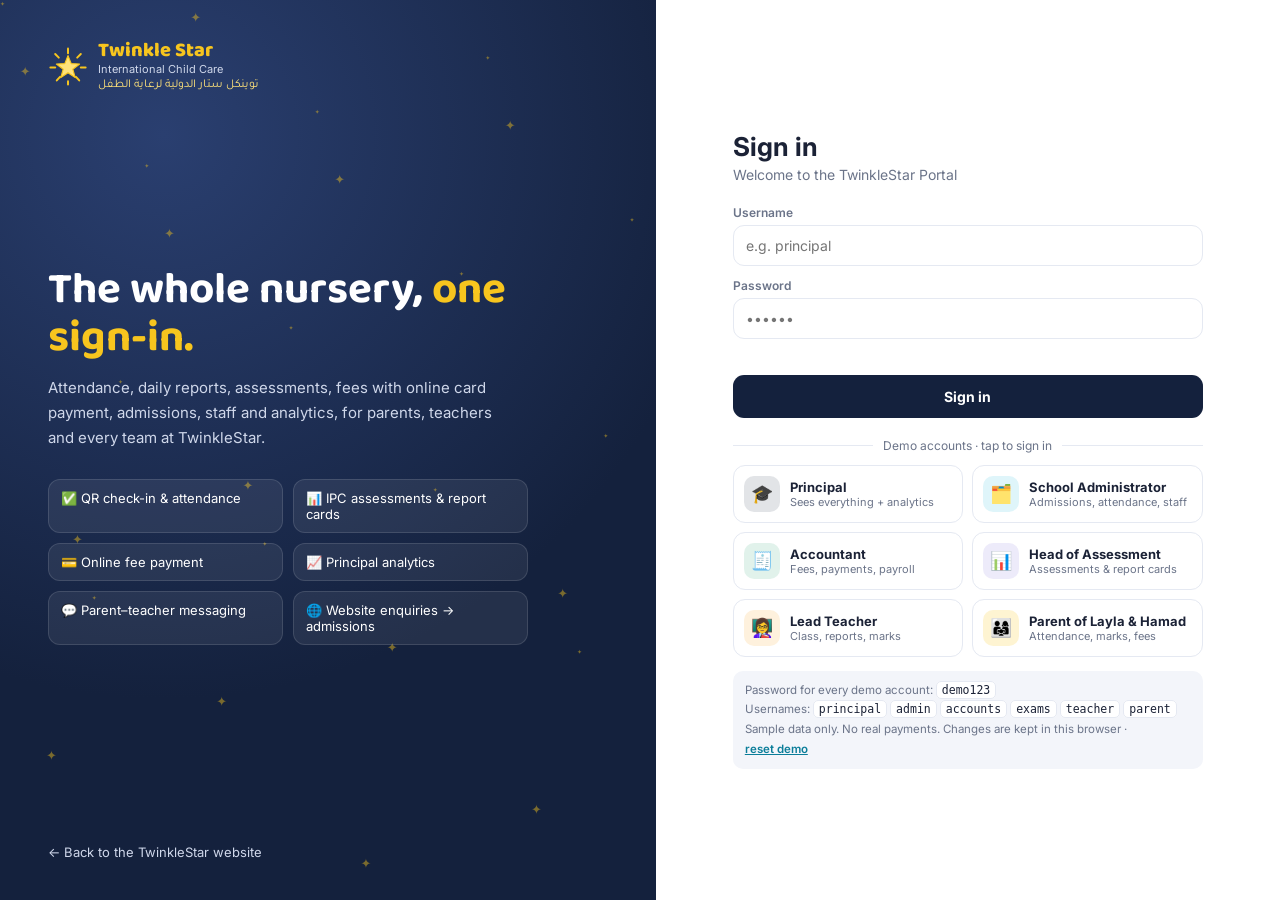
<file: portal.html>
<!doctype html>
<html lang="en">
<head>
<meta charset="utf-8">
<meta name="viewport" content="width=device-width, initial-scale=1, viewport-fit=cover">
<meta name="theme-color" content="#14213d">
<meta name="apple-mobile-web-app-capable" content="yes">
<title>TwinkleStar Portal</title>
<link href="https://fonts.googleapis.com/css2?family=Baloo+2:wght@600;800&family=Tajawal:wght@400;500;700&family=Inter:wght@400;500;600;700;800&display=swap" rel="stylesheet">
<style>
:root{
  --navy:#14213d;--navy2:#1f3260;--gold:#f7c51e;--gold2:#ffe27a;--cyan:#13b5d6;
  --bg:#f3f5fa;--card:#fff;--ink:#1b2236;--muted:#6b7489;--line:#e5e9f2;
  --ok:#1f9d68;--warn:#d98500;--bad:#d64545;--info:#2a6fdb;--r:16px;
  --c1:#14213d;--c2:#f7c51e;--c3:#13b5d6;--c4:#ef7d6b;--c5:#7c6bd6;--c6:#3fb37f;
}
*{box-sizing:border-box;margin:0;padding:0}
html,body{min-height:100%}
body{font-family:Inter,Tajawal,system-ui,sans-serif;background:var(--bg);color:var(--ink);font-size:14px;-webkit-tap-highlight-color:transparent}
[dir=rtl] body,[dir=rtl] button,[dir=rtl] input,[dir=rtl] textarea,[dir=rtl] select{font-family:Tajawal,Inter,sans-serif}
button{font:inherit;cursor:pointer;border:0;background:none;color:inherit}
input,select,textarea{font:inherit;color:inherit}
a{color:inherit}
.hidden{display:none!important}
.num,.tab-num{font-variant-numeric:tabular-nums}

/* brand */
.brand{display:flex;align-items:center;gap:10px;text-decoration:none}
.brand svg{width:40px;height:40px;flex:none}
.brand b{font-family:'Baloo 2',sans-serif;font-weight:800;color:var(--gold);font-size:20px;display:block;line-height:1}
.brand small{font-size:11px;color:#cfd7ea;display:block;margin-top:2px}

/* ---------- LOGIN ---------- */
#login{min-height:100vh;display:grid;grid-template-columns:1.05fr 1fr}
.lh{background:radial-gradient(circle at 25% 15%,#2a3f70 0,var(--navy) 62%);color:#fff;padding:40px 48px;display:flex;flex-direction:column;position:relative;overflow:hidden}
.lh .stars span{position:absolute;color:var(--gold);opacity:.45}
.lh h1{font-family:'Baloo 2';font-size:44px;line-height:1.08;margin:auto 0 14px;max-width:520px;position:relative}
.lh h1 em{font-style:normal;color:var(--gold)}
.lh p{color:#cfd7ea;max-width:460px;line-height:1.65;font-size:15px;position:relative}
.lh .feat{display:grid;grid-template-columns:1fr 1fr;gap:10px;margin:28px 0 auto;max-width:480px;position:relative}
.lh .feat span{background:#ffffff12;border:1px solid #ffffff1f;border-radius:12px;padding:10px 12px;font-size:13px}
.lh .back{color:#cfd7ea;font-size:13px;margin-top:24px;text-decoration:none;position:relative}
.lh .back:hover{color:var(--gold)}
.lf{display:flex;align-items:center;justify-content:center;padding:32px 22px;background:#fff}
.lbx{width:100%;max-width:470px}
.lbx h2{font-size:26px}
.lbx .sub{color:var(--muted);margin:4px 0 22px}
.f{margin-bottom:12px}
.f label{display:block;font-size:12px;color:var(--muted);margin-bottom:5px;font-weight:600}
.f input,.f select,.f textarea{width:100%;padding:11px 12px;border:1.5px solid var(--line);border-radius:11px;font-size:14px;outline:none;background:#fff}
.f textarea{min-height:84px;resize:vertical}
.f input:focus,.f select:focus,.f textarea:focus{border-color:var(--cyan)}
.f2{display:grid;grid-template-columns:1fr 1fr;gap:10px}
.btn{display:inline-flex;align-items:center;justify-content:center;gap:7px;background:var(--gold);color:var(--navy);font-weight:700;padding:11px 16px;border-radius:11px;font-size:14px;white-space:nowrap}
.btn.full{width:100%;padding:13px}
.btn.navy{background:var(--navy);color:#fff}
.btn.ghost{background:transparent;border:1.5px solid var(--line);color:var(--ink)}
.btn.sm{padding:7px 11px;font-size:12.5px;border-radius:9px}
.btn.light{background:var(--bg);color:var(--ink)}
.btn.ok{background:#1f9d68;color:#fff}
.btn.danger{background:#fde8e8;color:var(--bad)}
.btn:disabled{opacity:.45;cursor:not-allowed}
.err{color:var(--bad);font-size:13px;min-height:18px;margin:-2px 0 8px}
.or{display:flex;align-items:center;gap:10px;color:var(--muted);font-size:12px;margin:20px 0 12px}
.or:before,.or:after{content:"";flex:1;height:1px;background:var(--line)}
.demos{display:grid;grid-template-columns:1fr 1fr;gap:9px}
.demo{display:flex;gap:10px;align-items:center;text-align:start;border:1.5px solid var(--line);border-radius:12px;padding:10px;background:#fff;transition:.15s}
.demo:hover{border-color:var(--gold);box-shadow:0 4px 14px #f7c51e33;transform:translateY(-1px)}
.demo .e{width:36px;height:36px;border-radius:10px;display:grid;place-items:center;font-size:18px;flex:none}
.demo b{font-size:13px;display:block}
.demo small{font-size:11px;color:var(--muted);display:block;line-height:1.3}
.creds{font-size:11.5px;color:var(--muted);margin-top:14px;line-height:1.7;background:var(--bg);border-radius:10px;padding:10px 12px}
.creds code{background:#fff;padding:1px 5px;border-radius:5px;color:var(--ink);border:1px solid var(--line)}
.linkbtn{color:#0a7d99;font-weight:600;text-decoration:underline}

/* ---------- SHELL ---------- */
#app{min-height:100vh;display:grid;grid-template-columns:248px 1fr}
.side{background:var(--navy);color:#cfd7ea;padding:18px 12px;display:flex;flex-direction:column;position:sticky;top:0;height:100vh;overflow:auto}
.side .brand{margin:2px 8px 18px}
.side .rolebox{background:#ffffff12;border-radius:12px;padding:10px;margin:0 4px 14px;display:flex;gap:10px;align-items:center}
.side .rolebox b{color:#fff;font-size:13px;display:block}
.side .rolebox small{font-size:11px}
.side nav button{display:flex;gap:11px;align-items:center;width:100%;padding:10px 12px;border-radius:10px;font-size:13.5px;margin-bottom:2px;text-align:start}
.side nav button .i{width:20px;text-align:center}
.side nav button.on{background:var(--gold);color:var(--navy);font-weight:700}
.side nav button:hover:not(.on){background:#ffffff12}
.side nav .cnt{margin-inline-start:auto;background:var(--bad);color:#fff;font-size:10.5px;font-weight:700;border-radius:999px;padding:1px 7px}
.side .foot{margin-top:auto;padding:12px 8px 0;border-top:1px solid #ffffff1f;font-size:12px;display:grid;gap:6px}
.side .foot a,.side .foot button{color:#cfd7ea;text-decoration:none;text-align:start}
.side .foot a:hover,.side .foot button:hover{color:var(--gold)}
.scrim{display:none}
.topbar{display:flex;align-items:center;gap:10px;padding:14px 26px;background:var(--bg);position:sticky;top:0;z-index:15}
.topbar .mb{display:none}
.topbar h1{font-size:21px;line-height:1.2}
.topbar .crumb{font-size:12px;color:var(--muted)}
.topbar .sp{flex:1}
.ibtn{background:#fff;border:1px solid var(--line);border-radius:10px;height:38px;min-width:38px;padding:0 11px;font-size:13px;font-weight:600;display:inline-flex;align-items:center;justify-content:center;gap:6px;position:relative}
.ibtn .dot{position:absolute;top:6px;right:7px;width:8px;height:8px;border-radius:50%;background:var(--bad);border:2px solid #fff}
.chip{display:flex;align-items:center;gap:8px;background:#fff;border:1px solid var(--line);border-radius:999px;padding:3px 12px 3px 3px;font-size:13px;font-weight:600}
.av{width:34px;height:34px;border-radius:50%;background:var(--gold);color:var(--navy);display:grid;place-items:center;font-weight:800;font-size:12.5px;flex:none}
.av.n{background:var(--navy);color:var(--gold)}
.av.sm{width:28px;height:28px;font-size:10.5px}
.av.lg{width:56px;height:56px;font-size:19px}
main{padding:4px 26px 40px;min-width:0}
.bnav{display:none}
.pagehead{display:flex;align-items:flex-end;gap:12px;margin-bottom:16px;flex-wrap:wrap}
.pagehead .sub{color:var(--muted);font-size:13px}
.pagehead .sp{flex:1}
.demo-flag{font-size:10.5px;font-weight:700;letter-spacing:.5px;background:#fff3c4;color:#8a6a00;padding:3px 8px;border-radius:6px;text-transform:uppercase}

/* ---------- COMPONENTS ---------- */
.card{background:var(--card);border:1px solid var(--line);border-radius:var(--r);padding:16px;margin-bottom:14px;min-width:0}
.card>h3{font-size:14px;margin-bottom:12px;display:flex;align-items:center;gap:8px;flex-wrap:wrap;line-height:1.3}
.card>h3 .x{margin-inline-start:auto;font-size:12px;color:var(--muted);font-weight:500;display:flex;gap:6px;align-items:center;flex-wrap:wrap}
.card .hint{font-size:12px;color:var(--muted)}
.kpis{display:grid;grid-template-columns:repeat(auto-fit,minmax(170px,1fr));gap:12px;margin-bottom:14px}
.kpi{background:#fff;border:1px solid var(--line);border-radius:var(--r);padding:14px 14px 12px;position:relative;overflow:hidden;min-width:0}
.kpi small{color:var(--muted);font-size:12px;font-weight:500;display:flex;align-items:center;gap:6px}
.kpi b{display:block;font-size:25px;margin:5px 0 2px;font-variant-numeric:tabular-nums;letter-spacing:-.3px}
.kpi b span{font-size:14px;color:var(--muted);font-weight:600}
.kpi em{font-style:normal;font-size:12px;color:var(--muted)}
.kpi em.up{color:var(--ok)}.kpi em.dn{color:var(--bad)}.kpi em.w{color:var(--warn)}
.kpi .spark{position:absolute;right:10px;top:12px;opacity:.9}
[dir=rtl] .kpi .spark{right:auto;left:10px}
.g{display:grid;gap:14px;align-items:start}
.g2{grid-template-columns:1fr 1fr}.g3{grid-template-columns:repeat(3,1fr)}.g21{grid-template-columns:2fr 1fr}.g12{grid-template-columns:1fr 2fr}.g32{grid-template-columns:1.5fr 1fr}
.g>.card{margin-bottom:0}
.stack>*+*{margin-top:14px}
.tbl{width:100%;overflow-x:auto;-webkit-overflow-scrolling:touch}
table{width:100%;border-collapse:collapse;font-size:13px}
th{text-align:start;color:var(--muted);font-weight:600;font-size:11.5px;padding:8px;border-bottom:1px solid var(--line);white-space:nowrap;text-transform:uppercase;letter-spacing:.3px}
td{padding:9px 8px;border-bottom:1px solid var(--line);vertical-align:middle}
tr:last-child td{border:0}
tbody tr:hover{background:#fafbfd}
td.r,th.r{text-align:end}
tr.click{cursor:pointer}
.mini{display:flex;align-items:center;gap:9px;min-width:0}
.mini>span:last-child{min-width:0}
.mini small{display:block;color:var(--muted);font-size:11.5px}
.st{font-size:11px;font-weight:700;padding:3px 8px;border-radius:999px;white-space:nowrap;display:inline-block}
.st.ok{background:#1f9d6818;color:var(--ok)}
.st.w{background:#d9850018;color:var(--warn)}
.st.bad{background:#d6454518;color:var(--bad)}
.st.info{background:#2a6fdb18;color:var(--info)}
.st.mute{background:#6b748918;color:var(--muted)}
.st.gold{background:#f7c51e33;color:#8a6a00}
.row{display:flex;justify-content:space-between;align-items:center;gap:10px;padding:10px 0;border-bottom:1px solid var(--line);font-size:13px}
.row:last-child{border:0}
.row small{color:var(--muted);display:block;font-size:11.5px}
.list-empty{color:var(--muted);font-size:13px;padding:16px 0;text-align:center}
.toolbar{display:flex;gap:8px;flex-wrap:wrap;align-items:center;margin-bottom:12px}
.toolbar .sp{flex:1}
.toolbar input,.toolbar select{padding:8px 11px;border:1.5px solid var(--line);border-radius:10px;font-size:13px;background:#fff;outline:none;min-width:0}
.toolbar input[type=search]{min-width:200px}
.seg{display:inline-flex;background:#fff;border:1px solid var(--line);border-radius:10px;padding:3px;gap:2px;flex-wrap:wrap}
.seg button{padding:6px 11px;border-radius:8px;font-size:12.5px;font-weight:600;color:var(--muted)}
.seg button.on{background:var(--navy);color:#fff}
.tog{display:flex;gap:4px}
.tog button{padding:5px 9px;border-radius:8px;font-size:12px;font-weight:600;background:var(--bg);color:var(--muted)}
.tog button.p.on{background:#1f9d6822;color:var(--ok)}
.tog button.l.on{background:#d9850022;color:var(--warn)}
.tog button.a.on{background:#d6454522;color:var(--bad)}
.prog{height:8px;background:var(--bg);border-radius:9px;overflow:hidden;flex:1;min-width:60px}
.prog i{display:block;height:100%;border-radius:9px;background:var(--navy)}
.hb{display:grid;gap:10px}
.hb .it{display:grid;grid-template-columns:minmax(90px,150px) 1fr 52px;gap:10px;align-items:center;font-size:12.5px}
.hb .it span:last-child{text-align:end;font-weight:700;font-variant-numeric:tabular-nums}
.alert{display:flex;gap:10px;align-items:flex-start;padding:10px 12px;border-radius:12px;font-size:13px;margin-bottom:8px}
.alert.w{background:#fff6e0}.alert.bad{background:#fdeeee}.alert.info{background:#eaf4fe}.alert.ok{background:#e8f7ef}
.alert b{display:block}
.alert .btn{margin-inline-start:auto}
.legend{display:flex;gap:14px;flex-wrap:wrap;font-size:12px;color:var(--muted);margin-top:8px}
.legend i{display:inline-block;width:10px;height:10px;border-radius:3px;margin-inline-end:5px;vertical-align:-1px}
.chart{width:100%;position:relative}
.chart svg{display:block;overflow:visible}
.chart text{font-family:Inter,sans-serif;fill:#6b7489;font-size:11px}
.tip{position:fixed;pointer-events:none;background:var(--navy);color:#fff;font-size:12px;padding:6px 9px;border-radius:8px;z-index:90;white-space:nowrap;box-shadow:0 6px 18px #0003;transform:translate(-50%,calc(-100% - 10px))}
.heat{display:grid;gap:3px}
.heat i{aspect-ratio:1;border-radius:4px;display:block}
.cal{display:grid;grid-template-columns:repeat(7,1fr);gap:5px}
.cal .h{font-size:11px;color:var(--muted);text-align:center;font-weight:600;padding-bottom:2px}
.cal .d{aspect-ratio:1;border-radius:9px;display:grid;place-items:center;font-size:12.5px;font-weight:600;background:var(--bg);color:#aab1c2;position:relative}
.cal .d.P{background:#1f9d6822;color:var(--ok)}.cal .d.L{background:#d9850026;color:var(--warn)}.cal .d.A{background:#d6454522;color:var(--bad)}
.cal .d.H{background:#2a6fdb14;color:var(--info)}
.cal .d.T{outline:2px solid var(--gold)}
.cal .d.E:after{content:"";position:absolute;bottom:4px;width:5px;height:5px;border-radius:50%;background:var(--gold)}
.tl{list-style:none}
.tl li{display:flex;gap:10px;padding:9px 0;border-bottom:1px dashed var(--line);font-size:13.5px;align-items:flex-start}
.tl li:last-child{border:0}
.tl .t{color:var(--muted);width:44px;flex:none;font-variant-numeric:tabular-nums}
.tl .e{width:22px;flex:none}
.mood{display:flex;gap:8px}
.mood>*{flex:1;text-align:center;padding:9px 0;border-radius:12px;background:var(--bg);font-size:22px;opacity:.4}
.mood .on{opacity:1;background:#f7c51e33;outline:2px solid var(--gold)}
.note{background:#fff8dc;border:1px solid #f7c51e66;border-radius:12px;padding:12px;font-size:13.5px;line-height:1.55}
.gal{display:grid;grid-template-columns:repeat(auto-fill,minmax(110px,1fr));gap:8px}
.ph{aspect-ratio:1;border-radius:12px;display:grid;place-items:center;font-size:34px;position:relative;overflow:hidden}
.ph small{position:absolute;bottom:5px;left:5px;right:5px;font-size:10px;background:#ffffffd9;border-radius:6px;padding:1px 4px;text-align:center;white-space:nowrap;overflow:hidden;text-overflow:ellipsis}
.hero{background:linear-gradient(135deg,var(--navy),var(--navy2));color:#fff;border-radius:18px;padding:18px;margin-bottom:14px;display:flex;gap:14px;align-items:center;flex-wrap:wrap;position:relative;overflow:hidden}
.hero:after{content:"✦";position:absolute;right:18px;top:-6px;font-size:70px;color:#f7c51e22}
.hero small{opacity:.8;font-size:12px}
.hero .amt{font-family:'Baloo 2';font-size:34px;color:var(--gold);line-height:1.1}
.pill{font-size:11.5px;font-weight:700;padding:5px 10px;border-radius:999px;background:#1f9d6833;color:#86f3c3;white-space:nowrap}
.pill.out{background:#ffffff1f;color:#dfe5f3}
.pill.abs{background:#d6454533;color:#ffb3b3}
.kidpick{display:flex;gap:8px;overflow-x:auto;padding:2px 2px 6px;margin-bottom:10px}
.kidpick button{display:flex;align-items:center;gap:8px;padding:6px 12px 6px 6px;border-radius:999px;font-size:13px;font-weight:600;border:1.5px solid var(--line);background:#fff;white-space:nowrap}
.kidpick button.on{border-color:var(--gold);background:#fff8dc}
.kidpick.col button{flex-direction:column;border-radius:12px;padding:8px;min-width:72px;font-size:11.5px}
.quick{display:grid;grid-template-columns:repeat(4,1fr);gap:8px}
.quick button{background:var(--bg);border-radius:12px;padding:12px 4px;font-size:12px;font-weight:600;display:flex;flex-direction:column;align-items:center;gap:4px}
.quick button span{font-size:22px}
.quick button:hover{background:#f7c51e33}
.kanban{display:grid;grid-template-columns:repeat(5,minmax(200px,1fr));gap:12px;overflow-x:auto;padding-bottom:6px}
.col{background:#eaedf4;border-radius:14px;padding:10px;min-height:200px}
.col h4{font-size:12.5px;display:flex;justify-content:space-between;margin:2px 4px 10px;color:#38405a}
.kc{background:#fff;border-radius:12px;padding:10px;margin-bottom:8px;font-size:12.5px;border:1px solid var(--line)}
.kc b{display:block;font-size:13.5px}
.kc small{color:var(--muted);display:block}
.kc .acts{display:flex;gap:6px;margin-top:8px;flex-wrap:wrap}
.kc.new{border-color:var(--gold);box-shadow:0 0 0 2px #f7c51e55}
.grid-input{width:62px;padding:6px;border:1.5px solid var(--line);border-radius:8px;text-align:center;font-variant-numeric:tabular-nums;font-size:13px;outline:none}
.grid-input:focus{border-color:var(--cyan)}
.grid-input.bad{border-color:var(--bad)}
.band{font-size:10.5px;font-weight:700;padding:2px 7px;border-radius:6px;white-space:nowrap}
.band.E{background:#fdeeee;color:#b33}.band.D{background:#fff2d9;color:#a86400}.band.S{background:#e3f6ec;color:#137a50}.band.X{background:#e6effd;color:#1d55b8}
.thread{display:grid;grid-template-columns:280px 1fr;min-height:520px;padding:0;overflow:hidden}
.thread .tl2{border-inline-end:1px solid var(--line);overflow:auto}
.thread .ti{display:flex;gap:10px;padding:12px 14px;border-bottom:1px solid var(--line);cursor:pointer;text-align:start;width:100%}
.thread .ti.on{background:#fff8dc}
.thread .ti b{font-size:13px;display:block}
.thread .ti small{color:var(--muted);font-size:12px;display:block;white-space:nowrap;overflow:hidden;text-overflow:ellipsis;max-width:180px}
.thread .conv{display:flex;flex-direction:column;min-width:0}
.thread .ch{padding:12px 16px;border-bottom:1px solid var(--line);display:flex;gap:10px;align-items:center}
.thread .msgs{flex:1;overflow:auto;padding:16px;display:flex;flex-direction:column;gap:8px;background:#fafbfd;max-height:480px}
.bub{max-width:75%;padding:9px 12px;border-radius:14px;font-size:13.5px;line-height:1.45;background:#fff;border:1px solid var(--line);align-self:flex-start}
.bub.me{align-self:flex-end;background:var(--navy);color:#fff;border-color:var(--navy)}
.bub small{display:block;font-size:10.5px;opacity:.6;margin-top:3px}
.thread form{display:flex;gap:8px;padding:10px;border-top:1px solid var(--line)}
.thread form input{flex:1;padding:10px 12px;border:1.5px solid var(--line);border-radius:10px;outline:none}
.qr{display:grid;grid-template-columns:repeat(25,1fr);width:180px;height:180px;background:#fff;padding:8px;border-radius:12px;margin:0 auto}
.qr i{display:block}
.drawer-bg{position:fixed;inset:0;background:#0d1529aa;z-index:60;display:flex;justify-content:flex-end}
.drawer{background:var(--bg);width:min(560px,100%);height:100%;overflow:auto;padding:18px;animation:slin .2s ease-out}
[dir=rtl] .drawer-bg{justify-content:flex-start}
@keyframes slin{from{transform:translateX(30px);opacity:0}}
.modal-bg{position:fixed;inset:0;background:#0d1529aa;display:flex;align-items:center;justify-content:center;z-index:70;padding:16px}
.modal{background:#fff;width:100%;max-width:460px;border-radius:20px;padding:20px;max-height:92vh;overflow:auto}
.modal.wide{max-width:760px}
.modal h3{font-size:17px;margin-bottom:4px}
.mh{display:flex;align-items:center;gap:10px;margin-bottom:12px}
.mh .x{margin-inline-start:auto;font-size:22px;width:34px;height:34px;border-radius:10px;background:var(--bg)}
.test{background:#fff3cd;color:#7a5600;font-size:12px;padding:8px 10px;border-radius:9px;margin:10px 0 12px;font-weight:600}
.sum{display:flex;justify-content:space-between;font-size:14px;padding:4px 0}
.sum.tot{font-weight:800;font-size:16px;border-top:1px solid var(--line);margin-top:6px;padding-top:9px}
.secure{font-size:11.5px;color:var(--muted);text-align:center;margin-top:12px;line-height:1.5}
.done{text-align:center;padding:16px 4px}
.done .big{font-size:56px}
.done h3{margin:6px 0}
.done p{font-size:14px;color:var(--muted)}
.spin{width:38px;height:38px;border:4px solid var(--line);border-top-color:var(--gold);border-radius:50%;animation:s .8s linear infinite;margin:22px auto}
@keyframes s{to{transform:rotate(360deg)}}
.toast{position:fixed;bottom:24px;left:50%;transform:translateX(-50%);background:var(--navy);color:#fff;padding:11px 18px;border-radius:12px;font-size:13px;box-shadow:0 8px 30px #0004;z-index:95;max-width:90vw;text-align:center;animation:up .2s}
@keyframes up{from{opacity:0;transform:translate(-50%,10px)}}
.notif{position:absolute;top:46px;right:0;width:330px;background:#fff;border:1px solid var(--line);border-radius:14px;box-shadow:0 20px 50px #14213d26;z-index:40;padding:8px;text-align:start}
[dir=rtl] .notif{right:auto;left:0}
.notif .ni{display:flex;gap:10px;padding:10px;border-radius:10px;font-size:12.5px;font-weight:500;line-height:1.4}
.notif .ni:hover{background:var(--bg)}
.notif .ni small{display:block;color:var(--muted);font-weight:400}

/* printable docs */
.doc{font-size:13px;color:#1b2236}
.doc .dh{display:flex;align-items:center;gap:12px;border-bottom:3px solid var(--gold);padding-bottom:12px;margin-bottom:14px}
.doc .dh svg{width:48px;height:48px}
.doc .dh b{font-family:'Baloo 2';font-size:22px;color:var(--navy);display:block;line-height:1}
.doc .dh small{color:var(--muted);font-size:11px}
.doc .dh .rt{margin-inline-start:auto;text-align:end}
.doc table{font-size:12.5px}
.doc .sig{display:flex;justify-content:space-between;margin-top:30px;font-size:12px;color:var(--muted)}
.doc .sig span{border-top:1px solid #aab1c2;padding-top:4px;min-width:150px;text-align:center}
@media print{
  body *{visibility:hidden}
  .printable,.printable *{visibility:visible}
  .printable{position:absolute;left:0;top:0;width:100%;padding:0}
  .modal-bg{background:#fff;position:absolute;padding:0}
  .modal{max-height:none;box-shadow:none;max-width:none}
  .noprint{display:none!important}
}

/* ---------- RESPONSIVE ---------- */
@media (max-width:1180px){.g3{grid-template-columns:1fr 1fr}.g21,.g12,.g32{grid-template-columns:1fr}}
@media (max-width:900px){
  #login{grid-template-columns:1fr}
  .lh{padding:24px 20px 28px}
  .lh h1{font-size:30px;margin:22px 0 8px}
  .lh .feat{display:none}
  #app{grid-template-columns:1fr}
  .side{position:fixed;z-index:80;left:0;top:0;bottom:0;width:280px;transform:translateX(-105%);transition:transform .22s;height:100%}
  [dir=rtl] .side{left:auto;right:0;transform:translateX(105%)}
  .side.open{transform:none!important}
  .scrim.open{display:block;position:fixed;inset:0;background:#0d1529aa;z-index:79}
  .topbar{background:var(--navy);color:#fff;padding:10px 14px;padding-top:max(10px,env(safe-area-inset-top))}
  .topbar .mb{display:inline-flex}
  .topbar h1{font-size:16px}
  .topbar .crumb{color:#cfd7ea}
  .topbar .hide-m{display:none}
  .ibtn{background:#ffffff1a;border-color:#ffffff33;color:#fff}
  .ibtn .dot{border-color:var(--navy)}
  .chip{background:transparent;border:0;padding:0;color:#fff}
  .chip .nm{display:none}
  main{padding:14px 12px 100px}
  .bnav{display:flex;position:fixed;bottom:0;left:0;right:0;background:#fff;border-top:1px solid var(--line);z-index:30;padding-bottom:env(safe-area-inset-bottom)}
  .bnav button{flex:1;padding:7px 0 9px;font-size:10.5px;color:var(--muted);display:flex;flex-direction:column;align-items:center;gap:2px;min-width:0}
  .bnav button span:last-child{white-space:nowrap;overflow:hidden;text-overflow:ellipsis;max-width:100%;padding:0 2px}
  .bnav .ic{width:42px;height:26px;border-radius:13px;display:grid;place-items:center;font-size:16px}
  .bnav button.on{color:var(--navy);font-weight:700}
  .bnav button.on .ic{background:var(--gold)}
  .g2,.g3{grid-template-columns:1fr}
  .kpis{grid-template-columns:1fr 1fr;gap:10px}
  .kpi b{font-size:21px}
  .kpi .spark{display:none}
  .modal-bg{align-items:flex-end;padding:0}
  .modal{border-radius:22px 22px 0 0;max-width:none!important;padding-bottom:max(20px,env(safe-area-inset-bottom))}
  .thread{grid-template-columns:1fr}
  .thread .tl2{border:0;border-bottom:1px solid var(--line);max-height:220px}
  .thread.open .tl2{display:none}
  .toolbar input[type=search]{min-width:0;flex:1 1 100%}
  .notif{position:fixed;top:60px;left:10px;right:10px;width:auto}
  .toast{bottom:84px}
  .pagehead .sp{display:none}
  .hb .it{grid-template-columns:100px 1fr 44px}
  .card{padding:14px}
}
@media (max-width:440px){.demos{grid-template-columns:1fr}.f2{grid-template-columns:1fr}.quick{grid-template-columns:repeat(4,1fr)}}

</style>
</head>
<body>
<svg width="0" height="0" style="position:absolute" aria-hidden="true">
  <symbol id="star" viewBox="0 0 100 100">
    <g stroke="#f7c51e" stroke-width="5" stroke-linecap="round"><line x1="50" y1="6" x2="50" y2="18"/><line x1="18" y1="20" x2="27" y2="29"/><line x1="82" y1="20" x2="73" y2="29"/><line x1="6" y1="54" x2="18" y2="54"/><line x1="94" y1="54" x2="82" y2="54"/><line x1="22" y1="86" x2="30" y2="77"/><line x1="78" y1="86" x2="70" y2="77"/><line x1="50" y1="96" x2="50" y2="88"/></g>
    <path d="M50 24 L58 44 L79 45 L62 58 L68 79 L50 67 L32 79 L38 58 L21 45 L42 44 Z" fill="#ffe27a" stroke="#f7c51e" stroke-width="3" stroke-linejoin="round"/>
  </symbol>
</svg>

<section id="login">
  <div class="lh">
    <div class="stars" id="stars"></div>
    <a class="brand" href="index.html"><svg><use href="#star"/></svg><span><b>Twinkle Star</b><small>International Child Care</small><small style="font-family:Tajawal;color:#ffe27a;font-size:12px">توينكل ستار الدولية لرعاية الطفل</small></span></a>
    <h1>The whole nursery, <em>one sign-in.</em></h1>
    <p>Attendance, daily reports, assessments, fees with online card payment, admissions, staff and analytics, for parents, teachers and every team at TwinkleStar.</p>
    <div class="feat"><span>✅ QR check-in & attendance</span><span>📊 IPC assessments & report cards</span><span>💳 Online fee payment</span><span>📈 Principal analytics</span><span>💬 Parent–teacher messaging</span><span>🌐 Website enquiries → admissions</span></div>
    <a class="back" href="index.html">← Back to the TwinkleStar website</a>
  </div>
  <div class="lf"><div class="lbx">
    <h2>Sign in</h2><div class="sub">Welcome to the TwinkleStar Portal</div>
    <form id="lf" autocomplete="off" onsubmit="event.preventDefault();login($('#lu').value.trim().toLowerCase(),$('#lp').value)">
      <div class="f"><label>Username</label><input id="lu" placeholder="e.g. principal"></div>
      <div class="f"><label>Password</label><input id="lp" type="password" placeholder="••••••"></div>
      <div class="err" id="lerr"></div>
      <button class="btn navy full" type="submit">Sign in</button>
    </form>
    <div class="or">Demo accounts · tap to sign in</div>
    <div class="demos" id="demos"></div>
    <div class="creds">Password for every demo account: <code>demo123</code><br>Usernames: <code>principal</code> <code>admin</code> <code>accounts</code> <code>exams</code> <code>teacher</code> <code>parent</code><br>Sample data only. No real payments. Changes are kept in this browser · <button class="linkbtn" onclick="resetDemo()">reset demo</button></div>
  </div></div>
</section>

<section id="app" class="hidden">
  <aside class="side">
    <a class="brand" href="index.html"><svg><use href="#star"/></svg><span><b>Twinkle Star</b><small>Portal</small></span></a>
    <div class="rolebox"><span class="av" id="rbAv"></span><span><b id="rbName"></b><small id="rbRole"></small></span></div>
    <nav id="snav"></nav>
    <div class="foot"><a href="index.html" target="_blank">🌐 Public website</a><button onclick="logout()">⎋ Sign out</button></div>
  </aside>
  <div class="scrim" onclick="closeSide()"></div>
  <div style="min-width:0">
    <header class="topbar">
      <button class="ibtn mb" onclick="openSide()" aria-label="Menu">☰</button>
      <div><h1 id="ptitle"></h1><div class="crumb" id="crumb"></div></div>
      <span class="sp"></span>
      <button class="ibtn hidden" id="langBtn" onclick="toggleLang()">العربية</button>
      <span style="position:relative"><button class="ibtn" id="bell" onclick="toggleNotif(event)" aria-label="Notifications">🔔<span class="dot"></span></button><div class="notif hidden" id="notifBox" onclick="event.stopPropagation()"></div></span>
      <span class="chip"><span class="av sm" id="tAv"></span><span class="nm" id="tName"></span></span>
      <button class="ibtn hide-m" onclick="logout()">Sign out</button>
    </header>
    <main id="main"></main>
  </div>
  <nav class="bnav" id="bnav"></nav>
</section>
<div id="modal"></div>

<script>
/* ================= DEMO DATA (deterministic) ================= */
const DEMO_TODAY = "2026-10-22";           // Thursday
const STORE_KEY = "ts_portal_v4";
function rng(seed){return function(){seed|=0;seed=seed+0x6D2B79F5|0;let t=Math.imul(seed^seed>>>15,1|seed);t=t+Math.imul(t^t>>>7,61|t)^t;return((t^t>>>14)>>>0)/4294967296}}
const AREAS=["Language","Mathematics","Science","Social & emotional","Creative arts","Physical"];
const AREA_E=["🗣️","🔢","🔬","❤️","🎨","🤸"];
const WINDOWS=[
  {id:"BL",name:"Baseline assessment",short:"Baseline",from:"2026-09-13",to:"2026-09-24",status:"published"},
  {id:"MT",name:"Term 1 mid-term review",short:"Mid-term",from:"2026-10-18",to:"2026-10-29",status:"entry"},
  {id:"T1",name:"Term 1 final assessment",short:"Term 1",from:"2026-12-06",to:"2026-12-14",status:"scheduled"},
];
const band=v=>v==null?null:v>=85?["X","Exceeding"]:v>=70?["S","Secure"]:v>=50?["D","Developing"]:["E","Emerging"];

function buildData(){
  const r=rng(20261022);
  const pick=a=>a[Math.floor(r()*a.length)];
  const CLASSES=[
    {id:"TW",name:"Twinklers",age:"3–12 months",cap:10,teacher:"T4",room:"Room 1",fee:160,ratio:3,color:"#ef7d6b",bg:"#ffe3dc",em:"🍼"},
    {id:"LS",name:"Little Stars",age:"1–2 years",cap:16,teacher:"T2",room:"Room 2",fee:150,ratio:8,color:"#f7a21e",bg:"#ffeccc",em:"🧸"},
    {id:"SF",name:"Sunflowers",age:"2–3 years",cap:20,teacher:"T1",room:"Room 3",fee:140,ratio:10,color:"#3fb37f",bg:"#d7f2e4",em:"🌻"},
    {id:"RB",name:"Rainbows",age:"3–4 years · Pre-KG",cap:22,teacher:"T3",room:"Room 4",fee:135,ratio:9,color:"#7c6bd6",bg:"#e7e1fb",em:"🌈"},
  ];
  const STAFF=[
    {id:"P1",name:"Dr. Huda Al-Said",role:"Principal",dept:"Leadership",salary:900,join:"2023-09-01",visa:null,firstAid:"2027-05-10",phone:"+968 9xxx 1101"},
    {id:"AD",name:"Ms. Rahma Al-Balushi",role:"School Administrator",dept:"Office",salary:450,join:"2024-01-14",visa:null,firstAid:"2027-02-01",phone:"+968 9xxx 1102"},
    {id:"AC",name:"Mr. Rajesh Menon",role:"Accountant",dept:"Accounts",salary:420,join:"2024-03-03",visa:"2027-03-02",firstAid:null,phone:"+968 9xxx 1103"},
    {id:"EX",name:"Ms. Lina Haddad",role:"Head of Assessment",dept:"Academics",salary:550,join:"2024-08-25",visa:"2027-08-24",firstAid:"2027-01-15",phone:"+968 9xxx 1104"},
    {id:"T1",name:"Ms. Priya Nair",role:"Lead Teacher · Sunflowers",dept:"Teaching",cls:"SF",salary:400,join:"2024-02-11",visa:"2027-03-15",firstAid:"2027-06-30",phone:"+968 9xxx 1105"},
    {id:"T2",name:"Ms. Amal Al-Hinai",role:"Lead Teacher · Little Stars",dept:"Teaching",cls:"LS",salary:420,join:"2023-09-01",visa:null,firstAid:"2026-11-30",phone:"+968 9xxx 1106"},
    {id:"T3",name:"Ms. Sara Al-Busaidi",role:"Lead Teacher · Rainbows",dept:"Teaching",cls:"RB",salary:420,join:"2023-09-01",visa:null,firstAid:"2027-04-20",phone:"+968 9xxx 1107"},
    {id:"T4",name:"Ms. Grace Thomas",role:"Lead Teacher · Twinklers",dept:"Teaching",cls:"TW",salary:400,join:"2024-09-01",visa:"2027-01-05",firstAid:"2027-09-01",phone:"+968 9xxx 1108"},
    {id:"A1",name:"Ms. Joy Santos",role:"Teaching Assistant",dept:"Teaching",cls:"TW",salary:230,join:"2024-09-01",visa:"2026-11-12",firstAid:"2027-03-01",phone:"+968 9xxx 1109"},
    {id:"A2",name:"Ms. Fatma Al-Rashdi",role:"Teaching Assistant",dept:"Teaching",cls:"LS",salary:240,join:"2024-02-01",visa:null,firstAid:"2027-02-11",phone:"+968 9xxx 1110"},
    {id:"A3",name:"Ms. Mary Joseph",role:"Teaching Assistant",dept:"Teaching",cls:"SF",salary:230,join:"2025-01-10",visa:"2027-07-19",firstAid:"2026-12-05",phone:"+968 9xxx 1111"},
    {id:"A4",name:"Ms. Noor Al-Shukaili",role:"Teaching Assistant",dept:"Teaching",cls:"RB",salary:240,join:"2024-09-01",visa:null,firstAid:"2027-08-08",phone:"+968 9xxx 1112"},
    {id:"A5",name:"Ms. Rose Fernandes",role:"Teaching Assistant",dept:"Teaching",cls:"TW",salary:230,join:"2025-09-01",visa:"2027-08-30",firstAid:"2027-08-30",phone:"+968 9xxx 1113"},
    {id:"N1",name:"Ms. Ancy George",role:"Nurse",dept:"Health",salary:350,join:"2024-01-07",visa:"2027-01-06",firstAid:"2027-10-01",phone:"+968 9xxx 1114"},
    {id:"S1",name:"Mr. Kamal Hossain",role:"Facilities & Security",dept:"Operations",salary:200,join:"2023-09-01",visa:"2026-12-20",firstAid:null,phone:"+968 9xxx 1115"},
    {id:"S2",name:"Ms. Lakshmi Devi",role:"Housekeeping",dept:"Operations",salary:180,join:"2024-04-01",visa:"2027-04-01",firstAid:null,phone:"+968 9xxx 1116"},
  ];
  const G=["Layla","Aisha","Mariam","Zara","Mia","Noor","Reem","Salma","Hiba","Sara","Fatima","Lina","Maya","Amira","Jana","Hessa","Ruqaya","Sophia","Ananya","Eliana","Lujain","Shahd","Ghala","Tala"];
  const B=["Omar","Yusuf","Hamad","Salim","Adam","Zayd","Ali","Ahmed","Faris","Rayan","Ibrahim","Khalid","Ethan","Aarav","Musab","Talal","Nasser","Hassan","Ilyas","Leo","Moaz","Azzan","Sultan","Rashid"];
  const L=["Al-Balushi","Al-Rawahi","Al-Farsi","Al-Kindi","Al-Hinai","Al-Busaidi","Al-Lawati","Al-Maskari","Al-Saadi","Al-Abri","Al-Riyami","Al-Habsi","Rahman","Siddiqui","Khan","Fernandes","Menon","Al-Shukaili","Al-Wahaibi","Haddad","Al-Zadjali","Al-Mahrouqi","Patel","Al-Amri"];
  const PF=["Fatma","Mariam","Sana","Hina","Joanna","Asma","Muna","Shamsa","Ruba","Deepa","Huda","Nawal","Aisha","Khadija"];
  const PM=["Khalid","Ahmed","Nasser","Said","Imran","Hamed","Mohammed","Salim","Saif","Rahul","Yaqoob","Hilal"];
  const counts={TW:8,LS:14,SF:18,RB:22};
  const ageMo={TW:[3,12],LS:[12,24],SF:[24,36],RB:[36,48]};
  const kids=[];let id=1;const usedNames=new Set(["Layla Al-Harthy","Hamad Al-Harthy"]);
  CLASSES.forEach(c=>{
    for(let i=0;i<counts[c.id];i++){
      let first,last,gender,nm;
      if(c.id==="SF"&&i===0){first="Layla";last="Al-Harthy";gender="F"}
      else if(c.id==="TW"&&i===0){first="Hamad";last="Al-Harthy";gender="M"}
      else{do{gender=r()<.5?"F":"M";first=pick(gender==="F"?G:B);last=pick(L);nm=first+" "+last}while(usedNames.has(nm));usedNames.add(nm)}
      const months=ageMo[c.id][0]+Math.floor(r()*(ageMo[c.id][1]-ageMo[c.id][0]));
      const dob=new Date(2026,9,22);dob.setMonth(dob.getMonth()-months);dob.setDate(1+Math.floor(r()*27));
      const isH=last==="Al-Harthy";
      const mom=isH?"Fatma Al-Harthy":pick(PF)+" "+last, dad=isH?"Said Al-Harthy":pick(PM)+" "+last;
      const ability=isH&&first==="Layla"?.78:.45+r()*.45;
      const joined=r()<.18?"2026-09-"+String(1+Math.floor(r()*25)).padStart(2,"0"):(2024+Math.floor(r()*2))+"-0"+(1+Math.floor(r()*8))+"-0"+(1+Math.floor(r()*8));
      kids.push({id:"K"+String(id++).padStart(3,"0"),first,last,name:first+" "+last,gender,cls:c.id,dob:dob.toISOString().slice(0,10),months,
        mother:mom,father:dad,phone:"+968 9"+Math.floor(1000000+r()*8999999),email:(mom.split(" ")[0]+"."+last.replace(/^Al-/,"")).toLowerCase()+"@email.com",
        allergy:isH&&first==="Layla"?"None":r()<.12?pick(["Peanuts","Dairy","Eggs","Gluten","Sesame"]):"None",
        blood:pick(["O+","A+","B+","AB+","O-","A-"]),joined:joined<"2026-09-01"?joined:joined,newJoiner:joined>="2026-09-01",
        attBase:isH?.965:.84+r()*.15,ability,discount:isH&&first==="Hamad"?10:0,
        pickup:[[mom,"Mother"],[dad,"Father"]].concat(r()<.4||isH?[[pick(PF)+" "+last,isH?"Aunt":"Grandmother"]]:[]),
        nationality:last.startsWith("Al-")?"Omani":pick(["Indian","Pakistani","Filipino","British","Jordanian","Egyptian"]),
        vacc:r()<.07?"expired":"valid",consent:r()<.94});
    }
  });
  // school days (Sun-Thu) from 30 Aug to today
  const days=[];const d=new Date("2026-08-30T00:00:00");const end=new Date(DEMO_TODAY+"T00:00:00");
  const HOL=[];
  while(d<=end){const wd=d.getDay();if(wd>=0&&wd<=4)days.push(d.toISOString().slice(0,10));d.setDate(d.getDate()+1)}
  const att={},checkin={};
  kids.forEach(k=>{
    let s="";for(let i=0;i<days.length;i++){
      const wdPenalty=new Date(days[i]).getDay()===0?.03:new Date(days[i]).getDay()===4?.02:0;
      const x=r();s+= x<k.attBase-wdPenalty ? (r()<.06?"L":"P") : "A";
    }
    // today: some not yet decided
    const last=s.slice(-1);
    att[k.id]=s;
    const h=7+Math.floor(r()*2),m=Math.floor(r()*60);checkin[k.id]=last==="A"?null:`${h}:${String(m).padStart(2,"0")}`;
  });
  const layla=kids.find(k=>k.name==="Layla Al-Harthy"),hamad=kids.find(k=>k.name==="Hamad Al-Harthy");
  const fx=(s,i,c)=>s.slice(0,i)+c+s.slice(i+1);let la=att[layla.id].replace(/A/g,"P");la=fx(fx(fx(la,6,"A"),19,"A"),27,"L");att[layla.id]=la.slice(0,-1)+"P";checkin[layla.id]="7:42";
  att[hamad.id]=att[hamad.id].slice(0,-1)+"P";checkin[hamad.id]="7:42";

  // assessments
  const marks={BL:{},MT:{}};const comments={};
  const entryRate={TW:1,LS:.45,SF:.72,RB:.86};
  kids.forEach((k,ki)=>{
    marks.BL[k.id]=AREAS.map((a,i)=>Math.round(Math.min(98,Math.max(28,k.ability*100+(r()-.5)*24+(i===4?6:0)))));
    const entered=k.id===layla.id||r()<entryRate[k.cls];
    marks.MT[k.id]=entered?marks.BL[k.id].map(v=>Math.min(99,v+Math.round(r()*11))):AREAS.map(()=>null);
    comments[k.id]=pick([
      `${k.first} is settling in beautifully and loves creative activities.`,
      `${k.first} shows growing confidence and enjoys circle time with friends.`,
      `${k.first} is curious and engaged; we're working on sharing and turn-taking.`,
      `${k.first} has made lovely progress with language and following routines.`,
      `${k.first} enjoys outdoor play and is developing strong motor skills.`]);
  });
  comments[layla.id]="Layla is a joyful, curious learner. She loves painting and stories, shares kindly with friends and is beginning to recognise letters in her name. Next step: counting objects to 10.";
  const moderation={TW:"submitted",LS:"entry",SF:"entry",RB:"entry"};

  // fees
  const months=[["2026-09","September"],["2026-10","October"],["2026-11","November"]];
  const invoices=[],payments=[];let inv=1001,rcp=1001;
  kids.forEach(k=>{
    const c=CLASSES.find(c=>c.id===k.cls);
    if(k.newJoiner){invoices.push({no:"INV-"+inv++,kid:k.id,month:"2026-09",item:"Registration fee",amount:50,issued:"2026-08-25",due:"2026-09-01",status:"paid"})}
    months.forEach(([m,mn],mi)=>{
      const amt=+(c.fee*(1-k.discount/100)).toFixed(3);
      let status,paidOn=null;
      const x=r();
      if(mi===0){status=x<.98?"paid":"overdue"}
      else if(mi===1){status=x<.88?"paid":"overdue"}
      else{status=x<.34?"paid":"due"}
      if(k.cls==="SF"&&k.first==="Layla"&&mi===2)status="due";
      if(k.last==="Al-Harthy"&&mi<2)status="paid";
      if(k.last==="Al-Harthy"&&mi===2)status="due";
      const items=mi===0&&r()<.3?[["Tuition – "+mn,amt],["Uniform set",18]]:[["Tuition – "+mn,amt]];
      const total=items.reduce((s,x)=>s+x[1],0);
      const iss=mi===0?"2026-08-20":mi===1?"2026-09-20":"2026-10-20",due=m+"-01";
      const o={no:"INV-"+inv++,kid:k.id,month:m,item:items.map(x=>x[0]).join(" + "),lines:items,amount:total,issued:iss,due,status};
      invoices.push(o);
      if(status==="paid"){
        const pd=new Date(due);pd.setDate(pd.getDate()-6+Math.floor(r()*14));if(pd>new Date(DEMO_TODAY))pd.setTime(new Date(DEMO_TODAY).getTime()-86400000*Math.floor(r()*3));
        const method=r()<.58?"Card":r()<.7?"Bank transfer":"Cash";
        payments.push({no:"RCP-"+rcp++,inv:o.no,kid:k.id,amount:total,method,card:method==="Card"?String(1000+Math.floor(r()*8999)):null,date:pd.toISOString().slice(0,10),by:method==="Card"?"Parent portal":"Accounts"});
      }
    });
  });
  invoices.forEach(i=>{if(i.item==="Registration fee"){const pd=i.issued;payments.push({no:"RCP-"+rcp++,inv:i.no,kid:i.kid,amount:50,method:"Bank transfer",card:null,date:"2026-08-28",by:"Accounts"})}});
  payments.sort((a,b)=>b.date.localeCompare(a.date));
  const history=[ // previous months (collected, invoiced, expenses) in OMR
    ["Jan",7420,7650,6980],["Feb",7510,7700,7020],["Mar",7380,7700,7110],["Apr",7290,7560,7050],["May",7600,7800,7140],["Jun",6900,7300,6870],["Jul",3900,4100,6420],["Aug",4600,4800,6610]];
  const expenses=[
    ["2026-10-01","Rent","Premises rent – October",1250,"Bank transfer"],
    ["2026-10-03","Utilities","Electricity & water – September",386,"Bank transfer"],
    ["2026-10-05","Supplies","Art & craft materials",142.5,"Card"],
    ["2026-10-06","Food","Snacks & fruit – week 1",128.4,"Cash"],
    ["2026-10-12","Food","Snacks & fruit – week 2",131.2,"Cash"],
    ["2026-10-13","Maintenance","AC servicing (4 units)",95,"Cash"],
    ["2026-10-15","Supplies","Diapers & wipes (bulk)",210,"Card"],
    ["2026-10-18","Marketing","Instagram promotion",60,"Card"],
    ["2026-10-19","Food","Snacks & fruit – week 3",126.8,"Cash"],
    ["2026-10-20","Licences","Software & internet",48,"Card"],
  ];
  const admissions=[
    {id:"AQ1",child:"Noor Al-Saadi",age:"2y 4m",prog:"Sunflowers",parent:"Muna Al-Saadi",phone:"+968 9xxx 2201",src:"Instagram",stage:"Enquiry",date:"2026-10-21",start:"Jan 2027"},
    {id:"AQ2",child:"Adam Rashid",age:"3y 1m",prog:"Rainbows",parent:"Deepa Rashid",phone:"+968 9xxx 2202",src:"Website",stage:"Tour booked",date:"2026-10-19",start:"Dec 2026",tour:"2026-10-25 9:30"},
    {id:"AQ3",child:"Reem Al-Lawati",age:"4y",prog:"Rainbows",parent:"Asma Al-Lawati",phone:"+968 9xxx 2203",src:"Referral",stage:"Applied",date:"2026-10-12",start:"Jan 2027"},
    {id:"AQ4",child:"Ilyas Khan",age:"1y 2m",prog:"Little Stars",parent:"Sana Khan",phone:"+968 9xxx 2204",src:"WhatsApp",stage:"Offer sent",date:"2026-10-08",start:"Nov 2026"},
    {id:"AQ5",child:"Tala Al-Amri",age:"8m",prog:"Twinklers",parent:"Shamsa Al-Amri",phone:"+968 9xxx 2205",src:"Walk-in",stage:"Enrolled",date:"2026-10-01",start:"Nov 2026"},
    {id:"AQ6",child:"Faris Al-Habsi",age:"2y 9m",prog:"Sunflowers",parent:"Ruba Al-Habsi",phone:"+968 9xxx 2206",src:"Website",stage:"Enquiry",date:"2026-10-20",start:"Jan 2027"},
    {id:"AQ7",child:"Sophia Menon",age:"3y 5m",prog:"Rainbows",parent:"Deepa Menon",phone:"+968 9xxx 2207",src:"Instagram",stage:"Tour booked",date:"2026-10-16",start:"Jan 2027",tour:"2026-10-27 10:30"},
    {id:"AQ8",child:"Azzan Al-Maskari",age:"1y 6m",prog:"Little Stars",parent:"Huda Al-Maskari",phone:"+968 9xxx 2208",src:"Referral",stage:"Applied",date:"2026-10-10",start:"Dec 2026"},
    {id:"AQ9",child:"Ghala Al-Riyami",age:"10m",prog:"Twinklers",parent:"Nawal Al-Riyami",phone:"+968 9xxx 2209",src:"Website",stage:"Enrolled",date:"2026-09-22",start:"Oct 2026"},
    {id:"AQ10",child:"Leo Patel",age:"2y 2m",prog:"Sunflowers",parent:"Deepa Patel",phone:"+968 9xxx 2210",src:"Walk-in",stage:"Enquiry",date:"2026-10-22",start:"Nov 2026"},
  ];
  const events=[
    {date:"2026-10-26",title:"Show & tell: My favourite toy",cls:"SF",type:"Class"},
    {date:"2026-10-29",title:"Early closure 12:00 – staff training",cls:"All",type:"Closure"},
    {date:"2026-11-02",title:"Parent–teacher meetings week",cls:"All",type:"Meeting"},
    {date:"2026-11-12",title:"Healthy snack day",cls:"All",type:"Event"},
    {date:"2026-11-18",title:"National Day celebration 🇴🇲",cls:"All",type:"Event"},
    {date:"2026-11-19",title:"National Day holiday (dates TBC)",cls:"All",type:"Holiday"},
    {date:"2026-12-10",title:"Winter concert",cls:"All",type:"Event"},
    {date:"2026-12-17",title:"Term 1 ends · reports published",cls:"All",type:"Academic"},
    {date:"2026-10-08",title:"Flu vaccination clinic",cls:"All",type:"Health"},
    {date:"2026-09-24",title:"Baseline reports published",cls:"All",type:"Academic"},
  ];
  const news=[
    {id:"N1",date:"2026-10-20",title:"National Day celebration – 18 November",body:"Children may wear traditional dress. Parents are welcome to join us at 10:00 for songs and a small exhibition.",to:"All",by:"Dr. Huda Al-Said",reads:51},
    {id:"N2",date:"2026-10-18",title:"Parent–teacher meetings",body:"Book a 15-minute slot with your child's teacher for the week of 2 November. Slots open in the portal on 26 October.",to:"All",by:"Ms. Rahma Al-Balushi",reads:47},
    {id:"N3",date:"2026-10-15",title:"Show & tell: 'My favourite toy'",body:"Sunflowers will have show & tell on Monday 26 October. Please send one labelled toy.",to:"SF",by:"Ms. Priya Nair",reads:16},
    {id:"N4",date:"2026-10-06",title:"Flu vaccination clinic",body:"The clinic runs on 8 October. Please upload updated vaccination cards after your child's dose.",to:"All",by:"Ms. Ancy George",reads:58},
  ];
  const messages=[
    {id:"M1",kid:layla.id,with:"T1",subject:"Layla's lunch",msgs:[
      {from:"parent",t:"2026-10-21 13:05",x:"Hi Ms. Priya, did Layla eat her lunch today? She was a bit fussy this morning."},
      {from:"staff",t:"2026-10-21 13:22",x:"Hi Fatma! She ate most of it and had seconds of fruit 🍉 She was very happy after her nap."},
      {from:"parent",t:"2026-10-21 13:25",x:"That's great, thank you so much!"}]},
    {id:"M2",kid:hamad.id,with:"T4",subject:"Hamad's bottle times",msgs:[
      {from:"parent",t:"2026-10-20 08:10",x:"Hamad has started having his bottle at 10:30 instead of 10:00 this week."},
      {from:"staff",t:"2026-10-20 08:40",x:"Noted, I've updated his routine card. Thank you!"}]},
    {id:"M3",kid:kids.find(k=>k.cls==="SF"&&k.id!==layla.id).id,with:"T1",subject:"Toilet training",msgs:[
      {from:"parent",t:"2026-10-22 07:58",x:"Good morning, we've started toilet training at home. Could you try at school too?"}]},
    {id:"M4",kid:kids.filter(k=>k.cls==="SF")[3].id,with:"T1",subject:"Pick-up today",msgs:[
      {from:"parent",t:"2026-10-22 09:15",x:"My sister Muna will pick up today at 12:30. She is on the approved list."},
      {from:"staff",t:"2026-10-22 09:20",x:"Thank you, noted ✅"}]},
  ];
  const leave=[
    {id:"LV1",kid:kids.filter(k=>k.cls==="SF")[1].id,from:"2026-10-23",to:"2026-10-23",reason:"Doctor's appointment",status:"pending",at:"2026-10-22 07:30"},
    {id:"LV2",kid:kids.filter(k=>k.cls==="RB")[2].id,from:"2026-10-26",to:"2026-10-28",reason:"Family travel",status:"pending",at:"2026-10-21 18:12"},
    {id:"LV3",kid:kids.filter(k=>k.cls==="LS")[4].id,from:"2026-10-20",to:"2026-10-21",reason:"Fever",status:"approved",at:"2026-10-20 06:50"},
  ];
  const incidents=[
    {id:"IN1",date:"2026-10-22 10:40",kid:kids.filter(k=>k.cls==="RB")[5].id,type:"Minor injury",detail:"Bumped knee on the playground. Cleaned and ice pack applied.",by:"Ms. Noor Al-Shukaili",ack:false},
    {id:"IN2",date:"2026-10-20 11:15",kid:kids.filter(k=>k.cls==="LS")[2].id,type:"Illness",detail:"Temperature 38.2°C. Parent called; child collected at 11:45.",by:"Ms. Ancy George",ack:true},
    {id:"IN3",date:"2026-10-16 09:30",kid:kids.filter(k=>k.cls==="SF")[6].id,type:"Medication",detail:"Prescribed antibiotic given at 9:30 as per parent's form.",by:"Ms. Ancy George",ack:true},
    {id:"IN4",date:"2026-10-09 12:05",kid:kids.filter(k=>k.cls==="TW")[3].id,type:"Allergy check",detail:"Mild rash after lunch; monitored, no further symptoms. Parent informed.",by:"Ms. Grace Thomas",ack:true},
  ];
  // daily reports today
  const daily={};
  kids.forEach(k=>{const a=att[k.id].slice(-1);if(a==="A"){daily[k.id]={entries:[],mood:-1,note:""};return}
    const e=[[checkin[k.id].padStart(5,"0"),"🚗","Checked in"]];
    if(r()<.9)e.push(["08:30","🥣","Breakfast – "+pick(["ate all","ate some","ate all"])]);
    if(r()<.8)e.push(["09:15","🎨",pick(["Painting & circle time","Blocks & puzzles","Story time","Music & movement","Sand & water play"])]);
    daily[k.id]={entries:e,mood:1+Math.floor(r()*3),note:""}});
  daily[layla.id]={entries:[["07:42","🚗","Checked in by Mum"],["08:30","🥣","Breakfast – oats & banana (ate all)"],["09:15","🎨","Painting & circle time"],["10:20","🛝","Outdoor play"],["11:45","🍛","Lunch – rice & chicken (ate all)"],["12:30","😴","Nap 12:30 – 13:50"]],mood:3,note:"Layla loved painting today and shared her crayons with friends. She ate all her lunch! 🌟"};
  daily[hamad.id]={entries:[["07:42","🚗","Checked in by Mum"],["08:45","🍼","Bottle – 180 ml"],["09:30","😴","Nap 9:30 – 10:40"],["10:50","🧷","Nappy – wet"],["11:15","🎵","Music & sensory play"]],mood:3,note:"Hamad giggled all through music time and is pulling himself up on the soft blocks!"};
  const photos=[["🎨",layla.id,"SF"],["🧸",null,"SF"],["🌻",null,"SF"],["🧩",layla.id,"SF"],["🎵",hamad.id,"TW"],["🛝",null,"SF"],["🍉",layla.id,"SF"],["📚",null,"RB"],["🫧",hamad.id,"TW"],["🧱",null,"LS"]];
  const inventory=[
    {item:"Diapers (size 3–4)",cat:"Care",qty:46,unit:"packs",min:20,cost:4.2},
    {item:"Baby wipes",cat:"Care",qty:18,unit:"packs",min:25,cost:1.1},
    {item:"Hand sanitiser 500ml",cat:"Hygiene",qty:12,unit:"bottles",min:10,cost:1.8},
    {item:"Washable paint set",cat:"Art",qty:6,unit:"sets",min:8,cost:6.5},
    {item:"A3 drawing paper",cat:"Art",qty:14,unit:"reams",min:6,cost:3.2},
    {item:"Play dough",cat:"Art",qty:30,unit:"tubs",min:15,cost:0.9},
    {item:"Fruit & snacks",cat:"Food",qty:3,unit:"days left",min:2,cost:25},
    {item:"Formula milk",cat:"Food",qty:9,unit:"tins",min:6,cost:5.4},
    {item:"First-aid refills",cat:"Health",qty:4,unit:"kits",min:3,cost:7},
    {item:"School T-shirts (S/M)",cat:"Uniform",qty:38,unit:"pcs",min:20,cost:3.5},
  ];
  const lessons=[
    {cls:"SF",week:"Week 9 · 18–22 Oct",theme:"Colours all around us",areas:["Creative arts","Language","Science"],acts:["Colour-mixing with paints","Colour hunt walk","Story: 'Mouse Paint'","Arabic colour song"],status:"Approved"},
    {cls:"SF",week:"Week 10 · 25–29 Oct",theme:"My favourite toy",areas:["Language","Social & emotional"],acts:["Show & tell","Sorting toys by size","Sharing circle","Build a toy shop"],status:"Submitted"},
    {cls:"RB",week:"Week 9 · 18–22 Oct",theme:"Numbers 1–10",areas:["Mathematics","Physical"],acts:["Number hopscotch","Counting beads","Number formation in sand","Song: '10 little stars'"],status:"Approved"},
    {cls:"LS",week:"Week 9 · 18–22 Oct",theme:"Animals on the farm",areas:["Language","Science"],acts:["Animal sounds","Touch & feel book","Farm sensory tray"],status:"Approved"},
    {cls:"TW",week:"Week 9 · 18–22 Oct",theme:"Textures & sounds",areas:["Physical","Science"],acts:["Tummy time with textures","Rattle play","Mirror play"],status:"Approved"},
  ];
  const homework=[
    {cls:"SF",date:"2026-10-22",title:"Find something red at home",detail:"Take a photo of 3 red things at home and share in the portal.",done:[layla.id]},
    {cls:"SF",date:"2026-10-19",title:"Practise our colour song",detail:"Sing the Arabic colour song with your child.",done:[]},
    {cls:"RB",date:"2026-10-21",title:"Count the spoons",detail:"Count spoons while setting the table together.",done:[]},
  ];
  const timetable={
    TW:[["7:30","Arrival & cuddles"],["8:30","Bottles & breakfast"],["9:30","Nap / quiet time"],["10:45","Sensory play"],["11:30","Music & rhymes"],["12:00","Lunch & home time"]],
    LS:[["7:30","Arrival & free play"],["8:30","Breakfast"],["9:00","Circle time"],["9:30","Messy play"],["10:30","Outdoor play"],["11:30","Lunch"],["12:15","Nap"],["13:30","Home time"]],
    SF:[["7:30","Arrival & free play"],["8:30","Breakfast"],["9:00","Circle time (EN/AR)"],["9:15","IPC learning activity"],["10:20","Outdoor play"],["11:00","Story & phonics"],["11:45","Lunch"],["12:30","Nap"],["13:50","Home time"]],
    RB:[["7:30","Arrival & free play"],["8:15","Breakfast"],["8:45","Circle & calendar"],["9:00","Phonics"],["9:40","Maths activity"],["10:20","Outdoor play"],["11:00","Arabic & Islamic studies"],["11:40","Creative arts"],["12:30","Lunch & home time"]],
  };
  const commsLog=[
    {t:"2026-10-22 07:42",ch:"WhatsApp",to:"Fatma Al-Harthy",x:"Layla & Hamad checked in at 7:42 ✅"},
    {t:"2026-10-21 09:00",ch:"SMS",to:"14 parents",x:"Reminder: November fees are due on 1 Nov. Pay online: portal link"},
    {t:"2026-10-20 16:00",ch:"WhatsApp",to:"All parents (62)",x:"National Day celebration – 18 November"},
    {t:"2026-10-20 11:20",ch:"Call",to:"Parent of "+kids.filter(k=>k.cls==="LS")[2].first,x:"Child unwell – collected 11:45"},
    {t:"2026-10-18 10:05",ch:"Email",to:"All parents (62)",x:"Parent–teacher meetings week 2 Nov"},
  ];
  const site={banner:"Now enrolling for January 2027: book your visit today!",showBanner:true,heroTitle:"Where little stars begin to shine.",phone:"+968 9958 8453"};
  return {v:3,CLASSES,STAFF,kids,days,att,checkin,marks,comments,moderation,invoices,payments,history,expenses,admissions,events,news,messages,leave,incidents,daily,photos,inventory,lessons,homework,timetable,commsLog,site,windows:WINDOWS.map(w=>({...w})),payrollRun:{"2026-09":true,"2026-10":false}};
}

/* ================= CHARTS (dependency-free SVG, sized to container) ================= */
let CH=[];
function chart(type,opts,h){const id="ch"+Math.random().toString(36).slice(2,8);CH.push({id,type,opts,h:h||220});return `<div class="chart" id="${id}" style="height:${h||220}px"></div>`}
function drawCharts(){CH.forEach(c=>{const el=document.getElementById(c.id);if(!el)return;const w=Math.max(200,el.clientWidth);el.innerHTML=DRAW[c.type](c.opts,w,c.h)})}
let _rz;addEventListener("resize",()=>{clearTimeout(_rz);_rz=setTimeout(drawCharts,150)});
const fmtK=v=>Math.abs(v)>=1000?(v/1000).toFixed(v>=10000?0:1)+"k":String(Math.round(v*10)/10);
function niceMax(v){if(v<=0)return 1;const p=Math.pow(10,Math.floor(Math.log10(v)));const n=v/p;return (n<=1?1:n<=2?2:n<=2.5?2.5:n<=5?5:10)*p}
function axes(w,h,pad,max,fmt,ticks){let s="";for(let i=0;i<=ticks;i++){const v=max*i/ticks,y=h-pad.b-(h-pad.t-pad.b)*i/ticks;
  s+=`<line x1="${pad.l}" x2="${w-pad.r}" y1="${y}" y2="${y}" stroke="#e8ebf2" ${i?'stroke-dasharray="3 4"':''}/><text x="${pad.l-8}" y="${y+4}" text-anchor="end">${fmt(v)}</text>`}return s}
const DRAW={
  line(o,w,h){
    const pad={t:14,r:12,b:26,l:38},labs=o.labels,n=labs.length;
    const max=o.max||niceMax(Math.max(...o.series.flatMap(s=>s.data.filter(v=>v!=null))));
    const min=o.min||0;const fmt=o.fmt||fmtK;
    const X=i=>pad.l+(w-pad.l-pad.r)*(n===1?.5:i/(n-1)),Y=v=>h-pad.b-(h-pad.t-pad.b)*(v-min)/(max-min);
    let s=`<svg width="${w}" height="${h}">`;
    for(let i=0;i<=4;i++){const v=min+(max-min)*i/4,y=Y(v);s+=`<line x1="${pad.l}" x2="${w-pad.r}" y1="${y}" y2="${y}" stroke="#e8ebf2" ${i?'stroke-dasharray="3 4"':''}/><text x="${pad.l-8}" y="${y+4}" text-anchor="end">${fmt(v)}</text>`}
    const step=Math.ceil(n/Math.max(2,Math.floor((w-pad.l)/58)));
    labs.forEach((l,i)=>{if(i%step===0||i===n-1)s+=`<text x="${X(i)}" y="${h-8}" text-anchor="middle">${l}</text>`});
    o.series.forEach((se,si)=>{
      const pts=se.data.map((v,i)=>v==null?null:[X(i),Y(v)]).filter(Boolean);
      const d=pts.map((p,i)=>(i?"L":"M")+p[0].toFixed(1)+","+p[1].toFixed(1)).join("");
      if(o.area&&si===0&&pts.length)s+=`<path d="${d}L${pts[pts.length-1][0]},${h-pad.b}L${pts[0][0]},${h-pad.b}Z" fill="${se.color}" opacity=".12"/>`;
      s+=`<path d="${d}" fill="none" stroke="${se.color}" stroke-width="${se.w||2.5}" stroke-linejoin="round" stroke-linecap="round" ${se.dash?'stroke-dasharray="5 5"':''}/>`;
      if(n<=24)se.data.forEach((v,i)=>{if(v!=null)s+=`<circle cx="${X(i)}" cy="${Y(v)}" r="${n>14?2.5:3.5}" fill="#fff" stroke="${se.color}" stroke-width="2" data-tip="${se.name}: ${fmt(v)}${o.unit||""} · ${labs[i]}"/>`});
      else se.data.forEach((v,i)=>{if(v!=null)s+=`<rect x="${X(i)-4}" y="${pad.t}" width="8" height="${h-pad.t-pad.b}" fill="transparent" data-tip="${labs[i]}: ${fmt(v)}${o.unit||""}"/>`});
    });
    if(o.target!=null){const y=Y(o.target);s+=`<line x1="${pad.l}" x2="${w-pad.r}" y1="${y}" y2="${y}" stroke="#d64545" stroke-dasharray="4 4"/><text x="${w-pad.r}" y="${y-5}" text-anchor="end" style="fill:#d64545">Target ${fmt(o.target)}${o.unit||""}</text>`}
    return s+"</svg>";
  },
  bar(o,w,h){
    const pad={t:16,r:10,b:28,l:40},labs=o.labels,n=labs.length,ns=o.series.length;
    const tot=i=>o.stacked?o.series.reduce((s,se)=>s+(se.data[i]||0),0):Math.max(...o.series.map(se=>se.data[i]||0));
    const max=o.max||niceMax(Math.max(...labs.map((_,i)=>tot(i))));const fmt=o.fmt||fmtK;
    const gw=(w-pad.l-pad.r)/n,bw=Math.min(o.stacked?40:26,(gw*.7)/(o.stacked?1:ns));
    const Y=v=>(h-pad.t-pad.b)*v/max;
    let s=`<svg width="${w}" height="${h}">`+axes(w,h,pad,max,fmt,4);
    labs.forEach((l,i)=>{const cx=pad.l+gw*i+gw/2;let acc=0;
      o.series.forEach((se,si)=>{const v=se.data[i]||0,bh=Y(v);
        const x=o.stacked?cx-bw/2:cx-(bw*ns)/2+bw*si+1,y=o.stacked?h-pad.b-Y(acc)-bh:h-pad.b-bh;
        s+=`<rect x="${x}" y="${y}" width="${Math.max(2,bw-(o.stacked?0:2))}" height="${Math.max(0,bh)}" rx="${o.stacked?0:4}" fill="${se.color}" data-tip="${se.name}: ${fmt(v)}${o.unit||""} · ${l}"/>`;acc+=v});
      if(o.showTop&&!o.stacked){}
      s+=`<text x="${cx}" y="${h-9}" text-anchor="middle">${l}</text>`});
    return s+"</svg>";
  },
  hbar(o,w,h){ // o.items:[{label,value,color}] max
    const pad={l:Math.min(150,w*.34),r:46},n=o.items.length,bh=Math.min(22,(h-10)/n*.62),gap=(h-10)/n;
    const max=o.max||Math.max(...o.items.map(i=>i.value));const fmt=o.fmt||(v=>Math.round(v));
    let s=`<svg width="${w}" height="${h}">`;
    o.items.forEach((it,i)=>{const y=5+gap*i+(gap-bh)/2,bw=(w-pad.l-pad.r)*it.value/max;
      s+=`<text x="${pad.l-8}" y="${y+bh/2+4}" text-anchor="end" style="fill:#38405a;font-weight:500">${it.label}</text><rect x="${pad.l}" y="${y}" width="${w-pad.l-pad.r}" height="${bh}" rx="${bh/2}" fill="#eef1f6"/><rect x="${pad.l}" y="${y}" width="${Math.max(bh,bw)}" height="${bh}" rx="${bh/2}" fill="${it.color||"#14213d"}" data-tip="${it.label}: ${fmt(it.value)}${o.unit||""}"/><text x="${w-pad.r+6}" y="${y+bh/2+4}" style="fill:#1b2236;font-weight:700">${fmt(it.value)}${o.unit||""}</text>`});
    return s+"</svg>";
  },
  donut(o,w,h){
    const tot=o.data.reduce((s,d)=>s+d.value,0)||1,R=Math.min(h/2-6,w/4.2),r=R*.62,cx=Math.min(w/2,R+10),cy=h/2;let a=-Math.PI/2;
    let s=`<svg width="${w}" height="${h}">`;
    o.data.forEach(d=>{const ang=d.value/tot*Math.PI*2;if(ang<=0)return;const a2=a+Math.min(ang,Math.PI*2-.0001),lg=ang>Math.PI?1:0;
      const p=(rr,t)=>[cx+rr*Math.cos(t),cy+rr*Math.sin(t)];const[x1,y1]=p(R,a),[x2,y2]=p(R,a2),[x3,y3]=p(r,a2),[x4,y4]=p(r,a);
      s+=`<path d="M${x1},${y1}A${R},${R} 0 ${lg} 1 ${x2},${y2}L${x3},${y3}A${r},${r} 0 ${lg} 0 ${x4},${y4}Z" fill="${d.color}" stroke="#fff" stroke-width="2" data-tip="${d.label}: ${o.fmt?o.fmt(d.value):d.value} (${Math.round(d.value/tot*100)}%)"/>`;a=a2});
    s+=`<text x="${cx}" y="${cy-2}" text-anchor="middle" style="font-size:${Math.max(14,R/3.4)}px;font-weight:800;fill:#14213d">${o.center||""}</text><text x="${cx}" y="${cy+16}" text-anchor="middle">${o.sub||""}</text>`;
    const lx=cx+R+22;if(lx<w-60)o.data.forEach((d,i)=>{const y=cy-(o.data.length*22)/2+i*22+12;s+=`<rect x="${lx}" y="${y-9}" width="11" height="11" rx="3" fill="${d.color}"/><text x="${lx+18}" y="${y}" style="fill:#38405a">${d.label}</text><text x="${w-4}" y="${y}" text-anchor="end" style="fill:#1b2236;font-weight:700">${o.fmt?o.fmt(d.value):d.value}</text>`});
    return s+"</svg>";
  },
  funnel(o,w,h){const n=o.data.length,gh=(h-8)/n,max=o.data[0].value||1;let s=`<svg width="${w}" height="${h}">`;
    o.data.forEach((d,i)=>{const bw=Math.max(60,(w-150)*d.value/max),x=(w-150-bw)/2,y=4+gh*i;
      s+=`<rect x="${x}" y="${y}" width="${bw}" height="${gh-6}" rx="8" fill="${d.color}" data-tip="${d.label}: ${d.value}"/><text x="${x+bw/2}" y="${y+gh/2+1}" text-anchor="middle" style="fill:#fff;font-weight:800;font-size:13px">${d.value}</text><text x="${w-140}" y="${y+gh/2+1}" style="fill:#38405a;font-weight:600">${d.label}${i?` · ${Math.round(d.value/o.data[i-1].value*100)}%`:""}</text>`});
    return s+"</svg>"},
};
function spark(data,color,w=80,h=26){const max=Math.max(...data),min=Math.min(...data),X=i=>i*(w/(data.length-1)),Y=v=>h-2-(h-4)*(v-min)/((max-min)||1);
  return `<svg class="spark" width="${w}" height="${h}"><path d="${data.map((v,i)=>(i?"L":"M")+X(i).toFixed(1)+","+Y(v).toFixed(1)).join("")}" fill="none" stroke="${color}" stroke-width="2" stroke-linecap="round"/></svg>`}
// tooltip
(function(){const t=document.createElement("div");t.className="tip hidden";document.addEventListener("DOMContentLoaded",()=>document.body.appendChild(t));
  const show=e=>{const el=e.target.closest&&e.target.closest("[data-tip]");if(!el){t.classList.add("hidden");return}t.textContent=el.getAttribute("data-tip");t.classList.remove("hidden");const p=e.touches?e.touches[0]:e;t.style.left=p.clientX+"px";t.style.top=p.clientY+"px"};
  document.addEventListener("mousemove",show);document.addEventListener("touchstart",show,{passive:true});document.addEventListener("scroll",()=>t.classList.add("hidden"),true)})();

/* ================= CORE ================= */
const $=s=>document.querySelector(s);
const esc=s=>String(s==null?"":s).replace(/[&<>"']/g,c=>({"&":"&amp;","<":"&lt;",">":"&gt;",'"':"&quot;","'":"&#39;"}[c]));
const f3=v=>(+v).toLocaleString("en-US",{minimumFractionDigits:3,maximumFractionDigits:3});
const f0=v=>Math.round(v).toLocaleString("en-US");
const MON=["Jan","Feb","Mar","Apr","May","Jun","Jul","Aug","Sep","Oct","Nov","Dec"];
const WD=["Sun","Mon","Tue","Wed","Thu","Fri","Sat"];
const fd=s=>{if(!s)return"—";const d=new Date(s.slice(0,10)+"T00:00:00");return d.getDate()+" "+MON[d.getMonth()]+(s.slice(0,4)!=="2026"?" "+s.slice(0,4):"")};
const fdl=s=>{const d=new Date(s.slice(0,10)+"T00:00:00");return WD[d.getDay()]+" "+d.getDate()+" "+MON[d.getMonth()]};
const ini=n=>n.replace(/^(Dr\.|Mrs?\.|Ms\.)\s*/,"").split(/\s+/).map(w=>w[0]).filter(c=>c&&/[A-Z]/.test(c)).slice(0,2).join("");
const nowT=()=>{const d=new Date();return String(d.getHours()).padStart(2,"0")+":"+String(d.getMinutes()).padStart(2,"0")};
const pct=(a,b)=>b?Math.round(a/b*100):0;
const monthName=m=>["","January","February","March","April","May","June","July","August","September","October","November","December"][+m.slice(5,7)];

let S;
function load(){try{const x=JSON.parse(localStorage.getItem(STORE_KEY)||"null");if(x&&x.v===3){S=x;return}}catch(e){}S=buildData();S.ui={}}
function save(){try{localStorage.setItem(STORE_KEY,JSON.stringify(S))}catch(e){}}
function resetDemo(){try{localStorage.removeItem(STORE_KEY);localStorage.removeItem("ts_enquiries")}catch(e){}S=buildData();S.ui={};toast("Demo data reset")}
load();

const K=id=>S.kids.find(k=>k.id===id);
const C=id=>S.CLASSES.find(c=>c.id===id);
const ST=id=>S.STAFF.find(s=>s.id===id);
const classKids=cid=>S.kids.filter(k=>k.cls===cid);
const TODAY_I=()=>S.days.length-1;
const todayAtt=k=>S.att[k.id][TODAY_I()];
function attRate(k,from=0,to){const s=S.att[k.id].slice(from,to);const p=[...s].filter(c=>c!=="A").length;return s.length?p/s.length:0}
function dayRate(i,list){list=list||S.kids;return list.filter(k=>S.att[k.id][i]!=="A").length/list.length}
function kidMarks(k,w){return S.marks[w][k.id]||AREAS.map(()=>null)}
const avg=a=>{a=a.filter(v=>v!=null);return a.length?a.reduce((s,v)=>s+v,0)/a.length:null};
function bandChip(v){const b=band(v);return b?`<span class="band ${b[0]}">${b[1]}</span>`:'<span class="st mute">Not entered</span>'}
function kidInvoices(k){return S.invoices.filter(i=>i.kid===k.id)}
function invStatus(i){return i.status==="paid"?'<span class="st ok">Paid</span>':i.status==="overdue"?'<span class="st bad">Overdue</span>':'<span class="st w">Due '+fd(i.due)+'</span>'}

/* ---------- UI helpers ---------- */
function toast(m){const d=document.createElement("div");d.className="toast";d.textContent=m;document.body.appendChild(d);setTimeout(()=>d.remove(),2800)}
function modal(html,cls=""){$("#modal").innerHTML=`<div class="modal-bg" onclick="if(event.target===this)closeModal()"><div class="modal ${cls}">${html}</div></div>`}
function closeModal(){$("#modal").innerHTML=""}
function mh(title,sub){return `<div class="mh noprint"><div><h3>${title}</h3>${sub?`<div class="hint" style="font-size:13px;color:var(--muted)">${sub}</div>`:""}</div><button class="x" onclick="closeModal()">×</button></div>`}
function drawer(html){$("#modal").innerHTML=`<div class="drawer-bg" onclick="if(event.target===this)closeModal()"><div class="drawer">${html}</div></div>`;drawCharts()}
function csv(name,rows){const s=rows.map(r=>r.map(c=>{c=String(c==null?"":c);return /[",\n]/.test(c)?'"'+c.replace(/"/g,'""')+'"':c}).join(",")).join("\n");
  const a=document.createElement("a");a.href=URL.createObjectURL(new Blob(["﻿"+s],{type:"text/csv"}));a.download=name;document.body.appendChild(a);a.click();a.remove();toast("Downloaded "+name)}
const docHead=(title,right)=>`<div class="dh"><svg><use href="#star"/></svg><div><b>Twinkle Star</b><small>International Child Care · Al Hail North 2, Seeb, Muscat · +968 9958 8453</small></div><div class="rt"><b style="font-size:16px">${title}</b><small>${right||""}</small></div></div>`;
function printDoc(){window.print()}

/* ---------- USERS & NAV ---------- */
const USERS={
  principal:{name:"Dr. Huda Al-Said",title:"Principal",emoji:"🎓",bg:"#14213d1f",desc:"Sees everything + analytics"},
  admin:{name:"Ms. Rahma Al-Balushi",title:"School Administrator",emoji:"🗂️",bg:"#13b5d622",desc:"Admissions, attendance, staff"},
  accounts:{name:"Mr. Rajesh Menon",title:"Accountant",emoji:"🧾",bg:"#1f9d6822",desc:"Fees, payments, payroll"},
  exams:{name:"Ms. Lina Haddad",title:"Head of Assessment",emoji:"📊",bg:"#7c6bd622",desc:"Assessments & report cards"},
  teacher:{name:"Ms. Priya Nair",title:"Lead Teacher · Sunflowers",emoji:"👩‍🏫",bg:"#f7a21e26",desc:"Class, reports, marks",cls:"SF",staff:"T1"},
  parent:{name:"Fatma Al-Harthy",title:"Parent of Layla & Hamad",emoji:"👨‍👩‍👧",bg:"#f7c51e33",desc:"Attendance, marks, fees"},
};
const NAVS={
  principal:[["Overview",[["overview","🏠","Dashboard"],["analytics","📈","Analytics"]]],
    ["Students",[["attendance","✅","Attendance"],["children","🧒","Students"],["admissions","📝","Admissions"],["incidents","🩹","Health & incidents"]]],
    ["Academics",[["assess","🎓","Assessments"],["gradebook","📊","Gradebook"],["reportcards","📄","Report cards"],["lessons","📚","Lesson plans"],["timetable","🕘","Timetables"]]],
    ["Finance",[["finance","💰","Finance"],["invoices","🧾","Fees & invoices"],["payments","💳","Payments"],["expenses","📉","Expenses & payroll"],["inventory","📦","Inventory"]]],
    ["Administration",[["staff","👥","Staff & HR"],["events","📅","Calendar & notices"],["comms","📨","Notifications log"],["idcards","🪪","ID cards"],["cms","🌐","Website"]]]],
  admin:[["Today",[["adminHome","🏠","Today"],["kiosk","📲","QR check-in"],["attendance","✅","Attendance"],["leave","🗓️","Absence requests"]]],
    ["Students",[["children","🧒","Students"],["admissions","📝","Admissions"],["incidents","🩹","Health & incidents"],["idcards","🪪","ID cards"]]],
    ["Operations",[["staff","👥","Staff & HR"],["timetable","🕘","Timetables"],["events","📅","Calendar & notices"],["messages","💬","Messages"],["comms","📨","Notifications log"],["inventory","📦","Inventory"],["cms","🌐","Website"]]]],
  accounts:[["Finance",[["finance","💰","Overview"],["invoices","🧾","Fees & invoices"],["payments","💳","Payments"],["expenses","📉","Expenses & payroll"],["inventory","📦","Inventory"]]],
    ["Families",[["children","🧒","Students"]]]],
  exams:[["Assessment",[["assess","🎓","Overview"],["gradebook","📊","Gradebook"],["reportcards","📄","Report cards"]]],
    ["Curriculum",[["lessons","📚","Lesson plans"],["timetable","🕘","Timetables"],["events","📅","Calendar"]]]],
  teacher:[["My class",[["teacherHome","🏠","My class"],["attendance","✅","Register"],["daily","📝","Daily reports"],["marks","✏️","Assessment entry"]]],
    ["Teaching",[["lessons","📚","Lesson plans"],["homework","🏡","Home learning"],["photos","📷","Photos"],["timetable","🕘","Timetable"]]],
    ["Communication",[["messages","💬","Messages"],["leave","🗓️","Absence requests"],["incidents","🩹","Incidents"],["events","📅","Calendar & notices"]]]],
  parent:[["",[["parentHome","🏠","Home"],["pAttendance","✅","Attendance"],["progress","📊","Progress"],["daily","📝","Daily report"],["fees","💳","Fees"],["photos","📷","Photos"],["homework","🏡","Home learning"],["messages","💬","Messages"],["pickup","🚸","Pick-up"],["timetable","🕘","Timetable"],["events","📅","Events & news"]]]],
};
const BNAV={principal:["overview","analytics","attendance","finance"],admin:["adminHome","attendance","admissions","children"],accounts:["finance","invoices","payments","expenses"],exams:["assess","gradebook","reportcards","lessons"],teacher:["teacherHome","attendance","daily","marks"],parent:["parentHome","pAttendance","progress","fees"]};

/* ---------- i18n for parent ---------- */
let lang="en";
const AR={"Home":"الرئيسية","Attendance":"الحضور","Progress":"التقدم","Daily report":"التقرير اليومي","Fees":"الرسوم","Photos":"الصور","Home learning":"التعلم المنزلي","Messages":"الرسائل","Pick-up":"الاستلام","Timetable":"الجدول","Events & news":"الفعاليات والأخبار","More":"المزيد",
  "Today":"اليوم","Checked in":"حضر","Absent today":"غائب اليوم","Not checked in yet":"لم يحضر بعد","Attendance this term":"الحضور هذا الفصل","Fees due":"رسوم مستحقة","Latest progress":"آخر تقييم","Next event":"الفعالية القادمة",
  "Pay now by card":"ادفع الآن بالبطاقة","Payment history":"سجل المدفوعات","Sign out":"خروج","Report an absence":"الإبلاغ عن غياب","Mood today":"المزاج اليوم","Note from the teacher":"ملاحظة من المعلمة","All paid — thank you!":"تم الدفع بالكامل — شكراً لكم!",
  "Approved pick-up people":"الأشخاص المصرح لهم بالاستلام","Pick-up pass":"تصريح الاستلام","Learning areas":"مجالات التعلم","Teacher's comment":"تعليق المعلمة","Report card":"بطاقة التقرير","Announcements":"الإعلانات","Upcoming":"القادمة"};
const T=s=>lang==="ar"&&AR[s]?AR[s]:s;

/* ---------- LOGIN ---------- */
let me=null,view=null,param=null;
function renderLogin(){
  $("#demos").innerHTML=Object.entries(USERS).map(([u,x])=>`<button class="demo" onclick="login('${u}','demo123')"><span class="e" style="background:${x.bg}">${x.emoji}</span><span><b>${x.title.split(" · ")[0]}</b><small>${x.desc}</small></span></button>`).join("");
  $("#stars").innerHTML=Array.from({length:26},(_,i)=>`<span style="left:${(i*37)%100}%;top:${(i*53)%100}%;font-size:${6+(i*7)%14}px">✦</span>`).join("");
}
function login(u,p){
  if(!USERS[u]||p!=="demo123"){$("#lerr").textContent="Incorrect username or password. Tap a demo account below.";return}
  $("#lerr").textContent="";$("#lu").value="";$("#lp").value="";
  me={role:u,...USERS[u]};lang="en";document.documentElement.dir="ltr";
  if(u==="parent"&&!S.ui.kid)S.ui.kid=S.kids.find(k=>k.name==="Layla Al-Harthy").id;
  $("#login").classList.add("hidden");$("#app").classList.remove("hidden");
  $("#rbAv").textContent=$("#tAv").textContent=ini(me.name);$("#rbName").textContent=me.name;$("#rbRole").textContent=me.title;$("#tName").textContent=me.name.split(" ").slice(0,2).join(" ");
  $("#langBtn").classList.toggle("hidden",u!=="parent");
  try{location.hash=u}catch(e){}
  go(NAVS[u][0][1][0][0]);
}
function logout(){me=null;lang="en";document.documentElement.dir="ltr";closeModal();$("#app").classList.add("hidden");$("#login").classList.remove("hidden");window.scrollTo(0,0);try{history.replaceState(null,"",location.pathname)}catch(e){}}
function toggleLang(){lang=lang==="en"?"ar":"en";document.documentElement.dir=lang==="ar"?"rtl":"ltr";$("#langBtn").textContent=lang==="ar"?"English":"العربية";go(view,param)}

/* ---------- ROUTER ---------- */
function allowed(v){return NAVS[me.role].some(g=>g[1].some(i=>i[0]===v))}
function navLabel(v){for(const g of NAVS[me.role])for(const i of g[1])if(i[0]===v)return [i[1],T(i[2])];return["",""]}
function counts(){const c={};
  if(["admin","teacher"].includes(me.role))c.leave=S.leave.filter(l=>l.status==="pending"&&(me.role!=="teacher"||K(l.kid).cls===me.cls)).length;
  if(me.role==="admin")c.admissions=S.admissions.filter(a=>a.stage==="Enquiry").length;
  if(me.role==="principal")c.admissions=S.admissions.filter(a=>a.stage==="Enquiry").length;
  if(me.role==="exams"||me.role==="principal")c.assess=Object.values(S.moderation).filter(x=>x==="submitted").length;
  if(me.role==="parent")c.fees=S.invoices.filter(i=>parentKids().some(k=>k.id===i.kid)&&i.status!=="paid").length;
  if(me.role==="teacher"||me.role==="parent")c.messages=unread();
  if(me.role==="accounts")c.invoices=S.invoices.filter(i=>i.status==="overdue").length;
  ["admin","principal","accounts"].forEach(r=>{if(me.role===r)c.inventory=S.inventory.filter(i=>i.qty<i.min).length});
  return c}
function go(v,p){
  if(!allowed(v))v=NAVS[me.role][0][1][0][0];
  view=v;param=p;CH=[];
  const cn=counts();
  $("#snav").innerHTML=NAVS[me.role].map(([g,items])=>`${g?`<div style="font-size:10.5px;letter-spacing:.8px;text-transform:uppercase;opacity:.55;margin:12px 12px 6px">${g}</div>`:""}`+items.map(([k,i,l])=>`<button class="${k===v?"on":""}" onclick="go('${k}');closeSide()"><span class="i">${i}</span>${T(l)}${cn[k]?`<span class="cnt">${cn[k]}</span>`:""}</button>`).join("")).join("");
  const bn=BNAV[me.role];
  $("#bnav").innerHTML=bn.map(k=>{const[i,l]=navLabel(k);return `<button class="${k===v?"on":""}" onclick="go('${k}')"><span class="ic">${i}</span><span>${l}</span></button>`}).join("")+`<button class="${bn.includes(v)?"":"on"}" onclick="openSide()"><span class="ic">☰</span><span>${T("More")}</span></button>`;
  const[ic,lab]=navLabel(v);$("#ptitle").textContent=lab;$("#crumb").textContent=me.title;
  $("#bell .dot").classList.toggle("hidden",!notifs().length);
  let html;try{html=(V[v]||(()=>"<div class='card'>Coming soon</div>"))(p)}catch(e){console.error(e);html=`<div class="card">Something went wrong: ${esc(e.message)}</div>`}
  $("#main").innerHTML=html;
  requestAnimationFrame(drawCharts);
  window.scrollTo(0,0);save();
}
function openSide(){$(".side").classList.add("open");$(".scrim").classList.add("open")}
function closeSide(){$(".side").classList.remove("open");$(".scrim").classList.remove("open")}

/* ---------- NOTIFICATIONS ---------- */
function notifs(){const r=me.role,n=[];
  const unpaid=S.invoices.filter(i=>i.status==="overdue");
  if(["principal","accounts"].includes(r)&&unpaid.length)n.push(["💸",`${unpaid.length} overdue invoices`,"Total "+f3(unpaid.reduce((s,i)=>s+i.amount,0))+" OMR","invoices"]);
  if(["principal","admin"].includes(r)){const e=S.admissions.filter(a=>a.stage==="Enquiry");if(e.length)n.push(["📝",`${e.length} new admission enquiries`,"Latest: "+e[0].child,"admissions"]);
    const ex=S.STAFF.filter(s=>s.visa&&s.visa<"2026-12-31");if(ex.length)n.push(["🛂",`${ex.length} staff visas expire before 31 Dec`,ex.map(s=>s.name.split(" ").slice(0,2).join(" ")).join(", "),"staff"]);
    const inc=S.incidents.filter(i=>!i.ack);if(inc.length)n.push(["🩹",`${inc.length} incident awaiting parent acknowledgement`,K(inc[0].kid).name,"incidents"])}
  if(["principal","exams"].includes(r)){const sub=Object.entries(S.moderation).filter(x=>x[1]==="submitted");if(sub.length)n.push(["✅",`${sub.length} class submitted for moderation`,sub.map(x=>C(x[0]).name).join(", "),"assess"])}
  if(["principal","admin","accounts"].includes(r)){const low=S.inventory.filter(i=>i.qty<i.min);if(low.length)n.push(["📦",`${low.length} items below minimum stock`,low.map(i=>i.item).join(", "),"inventory"])}
  if(r==="teacher"){const l=S.leave.filter(l=>l.status==="pending"&&K(l.kid).cls===me.cls);if(l.length)n.push(["🗓️",`${l.length} absence request${l.length>1?"s":""} to review`,K(l[0].kid).name,"leave"]);
    const u=unread();if(u)n.push(["💬",`${u} unread parent message${u>1?"s":""}`,"","messages"]);n.push(["✏️","Mid-term marks due 29 Oct",`${entryPct(me.cls)}% of Sunflowers entered`,"marks"])}
  if(r==="parent"){parentKids().forEach(k=>{const due=kidInvoices(k).filter(i=>i.status!=="paid");if(due.length)n.push(["💳",`${k.first}'s ${monthName(due[0].month)} fee is due`,f3(due.reduce((s,i)=>s+i.amount,0))+" OMR · pay online","fees"])});
    n.push(["📅","Show & tell on Monday 26 Oct","Send one labelled toy","events"]);if(S.windows[1].status==="published")n.push(["📊","Mid-term progress report published","View Layla's report","progress"])}
  return n}
function toggleNotif(e){e.stopPropagation();const box=$("#notifBox");if(!box.classList.contains("hidden")){box.classList.add("hidden");return}
  const n=notifs();box.innerHTML=`<div style="font-weight:700;padding:6px 10px 8px">Notifications</div>`+(n.length?n.map(x=>`<button class="ni" style="width:100%;text-align:start" onclick="go('${x[3]}');$('#notifBox').classList.add('hidden')"><span style="font-size:18px">${x[0]}</span><span>${x[1]}<small>${esc(x[2])}</small></span></button>`).join(""):`<div class="list-empty">You're all caught up ✨</div>`);box.classList.remove("hidden")}
document.addEventListener("click",()=>{const b=$("#notifBox");if(b)b.classList.add("hidden")});

/* ---------- shared helpers for views ---------- */
function parentKids(){return S.kids.filter(k=>k.last==="Al-Harthy")}
function curKid(){return K(S.ui.kid)||parentKids()[0]}
function unread(){if(!me)return 0;if(me.role==="teacher")return S.messages.filter(m=>m.with===me.staff&&m.msgs[m.msgs.length-1].from==="parent").length;
  if(me.role==="parent")return S.messages.filter(m=>parentKids().some(k=>k.id===m.kid)&&m.msgs[m.msgs.length-1].from==="staff"&&!m.read).length;return 0}
function entryPct(cid){const ks=classKids(cid);let n=0,t=0;ks.forEach(k=>kidMarks(k,"MT").forEach(v=>{t++;if(v!=null)n++}));return pct(n,t)}
function kidAv(k,cls="sm"){return `<span class="av ${cls}" style="background:${C(k.cls).bg};color:#14213d">${ini(k.name)}</span>`}
function kidCell(k,sub){return `<span class="mini">${kidAv(k)}<span><b style="font-weight:600">${esc(k.name)}</b>${sub!==undefined?`<small>${sub}</small>`:""}</span></span>`}
function age(k){const m=k.months;return m<12?m+" months":Math.floor(m/12)+"y "+(m%12)+"m"}
function clsFilter(id,val,all=true){return `<select id="${id}" onchange="go(view,Object.assign({},param||{},{cls:this.value}))">${all?`<option value="">All classes</option>`:""}${S.CLASSES.map(c=>`<option value="${c.id}" ${val===c.id?"selected":""}>${c.name}</option>`).join("")}</select>`}
function qrSvg(seed){const r=rng(seed.split("").reduce((a,c)=>a*31+c.charCodeAt(0)|0,7));let cells="";
  for(let y=0;y<25;y++)for(let x=0;x<25;x++){const fin=(x<7&&y<7)||(x>17&&y<7)||(x<7&&y>17);let on;
    if(fin){const lx=x>17?x-18:x,ly=y>17?y-18:y;on=lx===0||lx===6||ly===0||ly===6||(lx>=2&&lx<=4&&ly>=2&&ly<=4)}else on=r()<.48;
    cells+=`<i style="background:${on?"#14213d":"#fff"}"></i>`}return `<div class="qr">${cells}</div>`}

/* ================= VIEWS: leadership, office, finance, assessment ================= */
const V={};
const COL=["#14213d","#f7c51e","#13b5d6","#ef7d6b","#7c6bd6","#3fb37f"];
function ph(title,sub,right=""){return `<div class="pagehead"><div><div class="sub">${sub||""}</div></div><span class="sp"></span>${right}</div>`}

/* ---------- finance computations ---------- */
function monthCollected(m){return S.payments.filter(p=>{const i=S.invoices.find(x=>x.no===p.inv);return i&&i.month===m}).reduce((s,p)=>s+p.amount,0)}
function monthInvoiced(m){return S.invoices.filter(i=>i.month===m).reduce((s,i)=>s+i.amount,0)}
function payroll(){return S.STAFF.reduce((s,x)=>s+x.salary,0)}
function monthExpenses(m){if(m==="2026-10")return payroll()+S.expenses.filter(e=>e[0].startsWith(m)).reduce((s,e)=>s+e[3],0);if(m==="2026-09")return payroll()+2318;return 0}
function finSeries(){const labs=S.history.map(h=>h[0]).concat(["Sep","Oct","Nov"]);
  const col=S.history.map(h=>h[1]).concat(["2026-09","2026-10","2026-11"].map(monthCollected));
  const inv=S.history.map(h=>h[2]).concat(["2026-09","2026-10","2026-11"].map(monthInvoiced));
  const exp=S.history.map(h=>h[3]).concat([monthExpenses("2026-09"),monthExpenses("2026-10"),null]);
  return {labs,col,inv,exp}}
function aging(){const t=new Date(DEMO_TODAY);const b={"Not yet due":0,"1–30 days":0,"31–60 days":0,"60+ days":0};
  S.invoices.filter(i=>i.status!=="paid").forEach(i=>{const d=(t-new Date(i.due))/864e5;b[d<=0?"Not yet due":d<=30?"1–30 days":d<=60?"31–60 days":"60+ days"]+=i.amount});return b}

/* ---------- PRINCIPAL DASHBOARD ---------- */
V.overview=()=>{
  const n=S.kids.length,cap=S.CLASSES.reduce((s,c)=>s+c.cap,0),ti=TODAY_I();
  const pres=S.kids.filter(k=>todayAtt(k)!=="A").length;
  const last30=S.days.slice(-30).map((d,i)=>Math.round(dayRate(S.days.length-30+i)*1000)/10);
  const termRate=avg(S.kids.map(k=>attRate(k)))*100;
  const oct=monthInvoiced("2026-10"),octC=monthCollected("2026-10"),nov=monthInvoiced("2026-11"),novC=monthCollected("2026-11");
  const fin=finSeries();const enq=S.admissions.filter(a=>a.stage!=="Enrolled").length;
  const blAvg=avg(S.kids.map(k=>avg(kidMarks(k,"BL"))));
  const staffT=S.STAFF.filter(s=>s.dept==="Teaching").length;
  const alerts=notifs();
  return ph("","Thursday 22 October 2026 · Term 1, week 9",`<span class="demo-flag">Demo data</span>`)+`
  <div class="kpis">
    <div class="kpi"><small>👧 Enrolment</small><b>${n}<span> / ${cap}</span></b><em class="up">${pct(n,cap)}% capacity · +${S.kids.filter(k=>k.newJoiner).length} this term</em></div>
    <div class="kpi"><small>✅ Present today</small><b>${pres}<span> / ${n}</span></b><em class="${pres/n>=.9?"up":"w"}">${pct(pres,n)}% · term avg ${termRate.toFixed(1)}%</em>${spark(last30.slice(-12),"#3fb37f")}</div>
    <div class="kpi"><small>💰 October collection</small><b>${pct(octC,oct)}%</b><em>${f0(octC)} of ${f0(oct)} OMR</em>${spark(fin.col.slice(-6,-1),"#f7c51e")}</div>
    <div class="kpi"><small>🧾 November billed</small><b>${f0(nov)}<span> OMR</span></b><em>${pct(novC,nov)}% already paid</em></div>
    <div class="kpi"><small>🎓 Baseline average</small><b>${blAvg.toFixed(0)}<span>%</span></b><em>Mid-term ${entryPctAll()}% entered</em></div>
    <div class="kpi"><small>📝 Open enquiries</small><b>${enq}</b><em class="up">${S.admissions.filter(a=>a.stage==="Enrolled").length} enrolled this month</em></div>
  </div>
  <div class="g g21">
    <div class="card"><h3>Attendance rate · last 30 school days<span class="x">target 92%</span></h3>${chart("line",{labels:S.days.slice(-30).map(fd),series:[{name:"Attendance",color:"#3fb37f",data:last30}],min:70,max:100,fmt:v=>Math.round(v),unit:"%",target:92,area:true},230)}</div>
    <div class="card"><h3>⚠️ Needs your attention</h3>${alerts.length?alerts.map(a=>`<div class="alert w"><span style="font-size:18px">${a[0]}</span><span style="flex:1"><b>${a[1]}</b>${esc(a[2])}</span><button class="btn sm light" onclick="go('${a[3]}')">Open</button></div>`).join(""):`<div class="list-empty">All clear ✨</div>`}</div>
  </div>
  <div class="g g2" style="margin-top:14px">
    <div class="card"><h3>Revenue vs expenses (OMR)<span class="x"><button class="btn sm light" onclick="go('finance')">Finance →</button></span></h3>${chart("bar",{labels:fin.labs,series:[{name:"Collected",color:"#14213d",data:fin.col},{name:"Expenses",color:"#ef7d6b",data:fin.exp.map(v=>v||0)}],unit:" OMR"},240)}<div class="legend"><span><i style="background:#14213d"></i>Fees collected</span><span><i style="background:#ef7d6b"></i>Expenses</span><span>November is month-to-date</span></div></div>
    <div class="card"><h3>Class occupancy & today's attendance</h3><div class="tbl"><table><thead><tr><th>Class</th><th>Enrolled</th><th>Present</th><th>Staff</th><th>Ratio</th></tr></thead><tbody>
      ${S.CLASSES.map(c=>{const ks=classKids(c.id),p=ks.filter(k=>todayAtt(k)!=="A").length,st=S.STAFF.filter(s=>s.cls===c.id).length,ok=p/st<=c.ratio;
      return `<tr><td><span class="mini"><span class="av sm" style="background:${c.bg}">${c.em}</span><span><b style="font-weight:600">${c.name}</b><small>${c.age}</small></span></span></td><td><div style="display:flex;gap:8px;align-items:center"><div class="prog"><i style="width:${pct(ks.length,c.cap)}%;background:${c.color}"></i></div>${ks.length}/${c.cap}</div></td><td>${p}</td><td>${st}</td><td><span class="st ${ok?"ok":"bad"}">1:${(p/st).toFixed(1)} ${ok?"✓":"over"}</span></td></tr>`}).join("")}
    </tbody></table></div></div>
  </div>
  <div class="g g3" style="margin-top:14px">
    <div class="card"><h3>Admissions funnel</h3>${chart("funnel",{data:funnelData()},210)}</div>
    <div class="card"><h3>Baseline by learning area</h3>${chart("hbar",{items:AREAS.map((a,i)=>({label:a,value:avg(S.kids.map(k=>kidMarks(k,"BL")[i])),color:COL[i%6]})),max:100,unit:"%"},210)}</div>
    <div class="card"><h3>Payment methods · this term</h3>${chart("donut",{data:methodData(),center:pct(S.payments.filter(p=>p.method==="Card").length,S.payments.length)+"%",sub:"paid by card"},210)}</div>
  </div>`};
function entryPctAll(){let n=0,t=0;S.kids.forEach(k=>kidMarks(k,"MT").forEach(v=>{t++;if(v!=null)n++}));return pct(n,t)}
function funnelData(){const st=["Enquiry","Tour booked","Applied","Offer sent","Enrolled"];const idx=s=>st.indexOf(s);const a=mergedAdmissions();
  return st.map((s,i)=>({label:s,value:a.filter(x=>idx(x.stage)>=i).length+[22,14,9,6,0][i],color:["#13b5d6","#2a9fc2","#7c6bd6","#f7a21e","#3fb37f"][i]}))}
function methodData(){const m={};S.payments.forEach(p=>m[p.method]=(m[p.method]||0)+1);return [["Card","#14213d"],["Bank transfer","#13b5d6"],["Cash","#f7c51e"]].map(([k,c])=>({label:k,value:m[k]||0,color:c}))}

/* ---------- ANALYTICS ---------- */
V.analytics=(p)=>{const tab=(p&&p.tab)||"att";
  const tabs=[["att","Attendance"],["acad","Academic"],["fin","Finance"],["adm","Admissions"],["ops","Operations"]];
  let body="";
  if(tab==="att"){
    const all=S.days.map((d,i)=>Math.round(dayRate(i)*1000)/10);
    const byCls=S.CLASSES.map(c=>({label:c.name,value:avg(classKids(c.id).map(k=>attRate(k)))*100,color:c.color}));
    const wd=[0,1,2,3,4].map(w=>{const idx=S.days.map((d,i)=>[d,i]).filter(x=>new Date(x[0]).getDay()===w).map(x=>x[1]);return avg(idx.map(i=>dayRate(i)))*100});
    const low=S.kids.map(k=>[k,attRate(k)]).filter(x=>x[1]<.88).sort((a,b)=>a[1]-b[1]);
    const weeks=[];for(let i=0;i<S.days.length;i+=5)weeks.push([i,Math.min(i+5,S.days.length)]);
    body=`<div class="g g21"><div class="card"><h3>Daily attendance · whole term</h3>${chart("line",{labels:S.days.map(fd),series:[{name:"Attendance",color:"#14213d",data:all}],min:60,max:100,fmt:v=>Math.round(v),unit:"%",target:92,area:true},250)}</div>
      <div class="card"><h3>By weekday</h3>${chart("bar",{labels:["Sun","Mon","Tue","Wed","Thu"],series:[{name:"Avg attendance",color:"#13b5d6",data:wd.map(v=>Math.round(v*10)/10)}],max:100,fmt:v=>Math.round(v),unit:"%"},250)}<div class="hint">Sundays are consistently the lowest-attendance day.</div></div></div>
      <div class="g g2" style="margin-top:14px"><div class="card"><h3>Term attendance by class</h3>${chart("hbar",{items:byCls,max:100,fmt:v=>v.toFixed(1),unit:"%"},180)}
       <h3 style="margin-top:14px">Weekly heatmap</h3><div style="overflow-x:auto"><table style="min-width:420px"><tr><th></th>${weeks.map((w,i)=>`<th style="text-align:center">W${i+1}</th>`).join("")}</tr>${S.CLASSES.map(c=>`<tr><td style="font-size:12px;font-weight:600">${c.name}</td>${weeks.map(w=>{const ks=classKids(c.id);let v=0,cnt=0;for(let i=w[0];i<w[1];i++){v+=dayRate(i,ks);cnt++}v=v/cnt;const a=Math.max(0,Math.min(1,(v-.75)/.25));return `<td style="padding:3px"><i data-tip="${c.name} · W${weeks.indexOf(w)+1}: ${(v*100).toFixed(0)}%" style="display:block;height:26px;border-radius:6px;background:rgba(31,157,104,${.15+a*.85})"></i></td>`}).join("")}</tr>`).join("")}</table></div></div>
      <div class="card"><h3>Below 88% attendance<span class="x">${low.length} children</span></h3><div class="tbl"><table><thead><tr><th>Child</th><th>Class</th><th class="r">Rate</th><th></th></tr></thead><tbody>${low.slice(0,10).map(([k,r])=>`<tr><td>${kidCell(k)}</td><td>${C(k.cls).name}</td><td class="r"><b>${(r*100).toFixed(0)}%</b></td><td><button class="btn sm light" onclick="contactParent('${k.id}','attendance')">Contact</button></td></tr>`).join("")}</tbody></table></div></div></div>`}
  if(tab==="acad"){
    const bandCnt={E:0,D:0,S:0,X:0};S.kids.forEach(k=>{const b=band(avg(kidMarks(k,"BL")));bandCnt[b[0]]++});
    const growth=S.CLASSES.map(c=>{const ks=classKids(c.id).filter(k=>kidMarks(k,"MT")[0]!=null);return[c,avg(ks.map(k=>avg(kidMarks(k,"BL")))),avg(ks.map(k=>avg(kidMarks(k,"MT"))))]});
    const support=S.kids.map(k=>[k,avg(kidMarks(k,"BL"))]).filter(x=>x[1]<58).sort((a,b)=>a[1]-b[1]);
    body=`<div class="card"><h3>Baseline average by learning area and class</h3>${chart("bar",{labels:AREAS.map(a=>a.split(" ")[0]),series:S.CLASSES.map(c=>({name:c.name,color:c.color,data:AREAS.map((a,i)=>Math.round(avg(classKids(c.id).map(k=>kidMarks(k,"BL")[i]))))})),max:100,unit:"%"},260)}<div class="legend">${S.CLASSES.map(c=>`<span><i style="background:${c.color}"></i>${c.name}</span>`).join("")}</div></div>
     <div class="g g3" style="margin-top:14px"><div class="card"><h3>Overall bands · baseline</h3>${chart("donut",{data:[["X","Exceeding","#2a6fdb"],["S","Secure","#3fb37f"],["D","Developing","#f7a21e"],["E","Emerging","#ef7d6b"]].map(b=>({label:b[1],value:bandCnt[b[0]],color:b[2]})),center:pct(bandCnt.S+bandCnt.X,S.kids.length)+"%",sub:"secure or above"},210)}</div>
      <div class="card"><h3>Growth: baseline → mid-term<span class="x">children with marks</span></h3>${growth.map(([c,a,b])=>`<div class="row"><span><b>${c.name}</b><small>${a?a.toFixed(0):"–"}% → ${b?b.toFixed(0):"–"}%</small></span><span class="st ${b-a>3?"ok":"info"}">${b?"+"+(b-a).toFixed(1)+" pts":"pending"}</span></div>`).join("")}</div>
      <div class="card"><h3>May need extra support<span class="x">${support.length}</span></h3>${support.slice(0,6).map(([k,v])=>`<div class="row">${kidCell(k,C(k.cls).name)}${bandChip(v)}</div>`).join("")||'<div class="list-empty">None</div>'}</div></div>`}
  if(tab==="fin"){const f=finSeries(),ag=aging();
    const byCls=S.CLASSES.map(c=>{const iv=S.invoices.filter(i=>i.month==="2026-10"&&K(i.kid).cls===c.id);return{label:c.name,value:pct(iv.filter(i=>i.status==="paid").reduce((s,i)=>s+i.amount,0),iv.reduce((s,i)=>s+i.amount,0)),color:c.color}});
    const cats={};S.expenses.forEach(e=>cats[e[1]]=(cats[e[1]]||0)+e[3]);cats.Salaries=payroll();
    body=`<div class="g g21"><div class="card"><h3>Invoiced vs collected (OMR)</h3>${chart("line",{labels:f.labs,series:[{name:"Invoiced",color:"#13b5d6",data:f.inv,dash:true},{name:"Collected",color:"#14213d",data:f.col}],unit:" OMR",area:false},250)}<div class="legend"><span><i style="background:#13b5d6"></i>Invoiced</span><span><i style="background:#14213d"></i>Collected</span></div></div>
     <div class="card"><h3>Outstanding by age (OMR)</h3>${chart("bar",{labels:Object.keys(ag).map(x=>x.replace(" days","d")),series:[{name:"Outstanding",color:"#ef7d6b",data:Object.values(ag)}],unit:" OMR"},250)}</div></div>
     <div class="g g2" style="margin-top:14px"><div class="card"><h3>October collection rate by class</h3>${chart("hbar",{items:byCls,max:100,unit:"%"},180)}</div>
     <div class="card"><h3>October costs by category (OMR)</h3>${chart("donut",{data:Object.entries(cats).sort((a,b)=>b[1]-a[1]).map(([k,v],i)=>({label:k,value:Math.round(v),color:COL.concat(["#9aa3b5","#c9a227","#5bc0de"])[i]})),center:f0(Object.values(cats).reduce((s,v)=>s+v,0)),sub:"OMR total",fmt:f0},230)}</div></div>`}
  if(tab==="adm"){const a=mergedAdmissions();const src={};a.forEach(x=>src[x.src]=(src[x.src]||0)+1);
    const wk=[3,5,4,6,7,5,8,a.filter(x=>x.date>="2026-10-16").length];
    body=`<div class="kpis"><div class="kpi"><small>Enquiries this term</small><b>${a.length+22}</b><em class="up">+18% vs last term</em></div><div class="kpi"><small>Enquiry → enrolled</small><b>${pct(funnelData()[4].value,funnelData()[0].value)}%</b><em>conversion</em></div><div class="kpi"><small>Avg days to enrol</small><b>16</b><em>from first enquiry</em></div><div class="kpi"><small>Spaces left</small><b>${S.CLASSES.reduce((s,c)=>s+c.cap,0)-S.kids.length}</b><em>across all classes</em></div></div>
     <div class="g g3"><div class="card"><h3>Funnel</h3>${chart("funnel",{data:funnelData()},230)}</div><div class="card"><h3>Lead sources</h3>${chart("donut",{data:Object.entries(src).map(([k,v],i)=>({label:k,value:v,color:COL[i%6]})),center:a.length,sub:"active leads"},230)}</div>
     <div class="card"><h3>New enquiries per week</h3>${chart("bar",{labels:["W2","W3","W4","W5","W6","W7","W8","W9"],series:[{name:"Enquiries",color:"#7c6bd6",data:wk}]},230)}</div></div>`}
  if(tab==="ops"){const it={};S.incidents.forEach(i=>it[i.type]=(it[i.type]||0)+1);
    body=`<div class="g g3"><div class="card"><h3>Staff : child ratio today</h3>${S.CLASSES.map(c=>{const p=classKids(c.id).filter(k=>todayAtt(k)!=="A").length,st=S.STAFF.filter(s=>s.cls===c.id).length;return `<div class="row"><span><b>${c.name}</b><small>Required 1:${c.ratio}</small></span><span class="st ${p/st<=c.ratio?"ok":"bad"}">1:${(p/st).toFixed(1)}</span></div>`}).join("")}</div>
     <div class="card"><h3>Incidents by type · this term</h3>${chart("hbar",{items:Object.entries(it).map(([k,v],i)=>({label:k,value:v,color:COL[(i+2)%6]}))},170)}</div>
     <div class="card"><h3>Parent engagement</h3><div class="row"><span>Notice read rate</span><b>${pct(S.news.reduce((s,n)=>s+n.reads,0),S.news.reduce((s,n)=>s+(n.to==="All"?62:classKids(n.to).length),0))}%</b></div><div class="row"><span>Parents paying online</span><b>${pct(S.payments.filter(p=>p.method==="Card").length,S.payments.length)}%</b></div><div class="row"><span>Messages answered &lt; 1 hour</span><b>94%</b></div><div class="row"><span>Active parent accounts</span><b>58 / 62</b></div></div></div>
     <div class="card" style="margin-top:14px"><h3>Inventory below minimum</h3>${S.inventory.filter(i=>i.qty<i.min).map(i=>`<div class="alert w"><span>📦</span><span style="flex:1"><b>${i.item}</b>${i.qty} ${i.unit} left · minimum ${i.min}</span></div>`).join("")||'<div class="list-empty">All stocked</div>'}</div>`}
  return `<div class="toolbar"><div class="seg">${tabs.map(t=>`<button class="${t[0]===tab?"on":""}" onclick="go('analytics',{tab:'${t[0]}'})">${t[1]}</button>`).join("")}</div><span class="sp"></span><span class="demo-flag">Demo data</span></div>`+body};

/* ---------- ADMIN TODAY ---------- */
V.adminHome=()=>{const ti=TODAY_I(),k=S.kids;
  const pres=k.filter(x=>todayAtt(x)==="P").length,late=k.filter(x=>todayAtt(x)==="L").length,abs=k.filter(x=>todayAtt(x)==="A");
  const pend=S.leave.filter(l=>l.status==="pending"),enq=mergedAdmissions().filter(a=>a.stage==="Enquiry"||a.stage==="Tour booked");
  return ph("","Thursday 22 October 2026",`<button class="btn sm" onclick="go('kiosk')">📲 Open QR check-in</button><button class="btn sm navy" onclick="composeNotice()">📣 Send notice</button>`)+`
  <div class="kpis"><div class="kpi"><small>Present</small><b>${pres+late}</b><em>${late} arrived late</em></div><div class="kpi"><small>Absent</small><b>${abs.length}</b><em class="w">${abs.filter(a=>!S.leave.some(l=>l.kid===a.id)).length} without notice</em></div><div class="kpi"><small>Absence requests</small><b>${pend.length}</b><em>awaiting approval</em></div><div class="kpi"><small>Visits & enquiries</small><b>${enq.length}</b><em>to follow up</em></div></div>
  <div class="g g2"><div class="card"><h3>🚫 Absent without notice<span class="x"><button class="btn sm light" onclick="bulkAbsentMsg()">WhatsApp all</button></span></h3>${abs.slice(0,8).map(a=>`<div class="row">${kidCell(a,C(a.cls).name+" · "+esc(a.mother))}<button class="btn sm light" onclick="contactParent('${a.id}','absence')">Contact</button></div>`).join("")||'<div class="list-empty">Everyone is in 🎉</div>'}</div>
   <div class="stack"><div class="card"><h3>🗓️ Absence requests</h3>${pend.map(leaveRow).join("")||'<div class="list-empty">None pending</div>'}</div>
   <div class="card"><h3>📝 Upcoming visits & new enquiries<span class="x"><button class="btn sm light" onclick="go('admissions')">Pipeline →</button></span></h3>${enq.slice(0,5).map(a=>`<div class="row"><span><b>${esc(a.child)}</b><small>${esc(a.prog)} · ${esc(a.parent)}${a.tour?" · tour "+esc(a.tour):""}</small></span><span class="st ${a.stage==="Enquiry"?"gold":"info"}">${a.src==="Website"&&a.web?"🌐 ":""}${a.stage}</span></div>`).join("")}</div></div></div>
  <div class="g g2" style="margin-top:14px"><div class="card"><h3>📅 Coming up</h3>${upcoming(5).map(e=>`<div class="row"><span><b>${esc(e.title)}</b><small>${fdl(e.date)} · ${e.cls==="All"?"Whole nursery":C(e.cls).name}</small></span><span class="st info">${e.type}</span></div>`).join("")}</div>
   <div class="card"><h3>🛂 Staff documents expiring</h3>${S.STAFF.filter(s=>(s.visa&&s.visa<"2027-01-31")||(s.firstAid&&s.firstAid<"2027-01-31")).map(s=>`<div class="row"><span><b>${s.name}</b><small>${s.role}</small></span><span class="st ${((s.visa||"9")<"2026-11-30")?"bad":"w"}">${s.visa&&s.visa<"2027-01-31"?"Visa "+fd(s.visa):"First aid "+fd(s.firstAid)}</span></div>`).join("")}</div></div>`};
function upcoming(n){return S.events.filter(e=>e.date>=DEMO_TODAY).sort((a,b)=>a.date.localeCompare(b.date)).slice(0,n)}
function contactParent(id,why){const k=K(id);modal(mh("Contact "+esc(k.mother),k.name+" · "+C(k.cls).name)+`<div class="f"><label>Channel</label><select id="cch"><option>WhatsApp</option><option>SMS</option><option>Call</option><option>Email</option></select></div><div class="f"><label>Message</label><textarea id="cmsg">${why==="absence"?`Good morning, ${k.first} hasn't checked in today. Is everything okay? – TwinkleStar`:why==="attendance"?`Dear ${k.mother.split(" ")[0]}, we noticed ${k.first}'s attendance is ${Math.round(attRate(k)*100)}% this term. Could we have a quick chat? – TwinkleStar`:"Hello from TwinkleStar!"}</textarea></div><div class="row"><span>📞 ${k.phone}</span><span>✉️ ${k.email}</span></div><button class="btn full" onclick="logComm($('#cch').value,'${esc(k.mother)}',$('#cmsg').value);closeModal();toast('Sent to ${esc(k.mother)}')">Send</button>`)}
function logComm(ch,to,x){S.commsLog.unshift({t:DEMO_TODAY+" "+nowT(),ch,to,x});save()}
function bulkAbsentMsg(){const a=S.kids.filter(k=>todayAtt(k)==="A"&&!S.leave.some(l=>l.kid===k.id));a.forEach(k=>logComm("WhatsApp",k.mother,`${k.first} hasn't checked in today.`));toast(`WhatsApp sent to ${a.length} parents`)}
function leaveRow(l){const k=K(l.kid);return `<div class="row">${kidCell(k,`${fd(l.from)}${l.to!==l.from?" – "+fd(l.to):""} · ${esc(l.reason)}`)}${l.status==="pending"?`<span style="display:flex;gap:6px"><button class="btn sm ok" onclick="setLeave('${l.id}','approved')">Approve</button><button class="btn sm danger" onclick="setLeave('${l.id}','declined')">Decline</button></span>`:`<span class="st ${l.status==="approved"?"ok":"bad"}">${l.status}</span>`}</div>`}
function setLeave(id,s){const l=S.leave.find(x=>x.id===id);l.status=s;logComm("WhatsApp",K(l.kid).mother,`Absence request for ${K(l.kid).first} ${s}.`);toast(`Request ${s} · parent notified`);go(view,param)}
V.leave=()=>{const list=S.leave.filter(l=>me.role!=="teacher"||K(l.kid).cls===me.cls);return ph("","Parents report absences from the portal. Approving notifies the parent and updates the register.")+`<div class="card">${list.map(leaveRow).join("")||'<div class="list-empty">No requests</div>'}</div>`};

/* ---------- QR KIOSK ---------- */
V.kiosk=()=>{const notIn=S.kids.filter(k=>todayAtt(k)==="A"&&!S.leave.some(l=>l.kid===k.id&&l.status==="approved"));const recent=S.kids.filter(k=>S.checkin[k.id]).sort((a,b)=>S.checkin[b.id].padStart(5,"0").localeCompare(S.checkin[a.id].padStart(5,"0"))).slice(0,8);
  return ph("","Parents show the pick-up pass QR from their app at the entrance. Check-in is recorded and the parent is notified instantly.")+`
  <div class="g g2"><div class="card" style="text-align:center;padding:28px"><div style="width:220px;height:220px;margin:0 auto;border-radius:20px;background:#0d1529;display:grid;place-items:center;position:relative;overflow:hidden"><div style="position:absolute;left:10%;right:10%;height:3px;background:#f7c51e;box-shadow:0 0 18px #f7c51e;animation:scan 2s ease-in-out infinite"></div><span style="font-size:60px">📲</span></div>
    <style>@keyframes scan{0%,100%{top:15%}50%{top:85%}}</style><h3 style="margin:16px 0 4px;justify-content:center">Ready to scan</h3><div class="hint">Demo: simulate a parent scanning their pass</div>
    <div class="f" style="max-width:320px;margin:14px auto 10px"><select id="kk">${notIn.map(k=>`<option value="${k.id}">${esc(k.name)} · ${C(k.cls).name}</option>`).join("")}</select></div>
    <button class="btn" onclick="kioskScan()" ${notIn.length?"":"disabled"}>✅ Simulate scan</button></div>
   <div class="card"><h3>Recent check-ins</h3>${recent.map(k=>`<div class="row">${kidCell(k,C(k.cls).name)}<span class="st ok">${S.checkin[k.id]}</span></div>`).join("")}</div></div>`};
function kioskScan(){const k=K($("#kk").value);if(!k)return;const i=TODAY_I();S.att[k.id]=S.att[k.id].slice(0,i)+"P";S.checkin[k.id]=nowT().replace(/^0/,"");S.daily[k.id]={entries:[[nowT(),"🚗","Checked in at the entrance"]],mood:-1,note:""};logComm("WhatsApp",k.mother,`${k.first} checked in at ${S.checkin[k.id]} ✅`);toast(`${k.first} checked in · ${k.mother.split(" ")[0]} notified on WhatsApp`);go("kiosk")}

/* ---------- ATTENDANCE (admin/principal/teacher) ---------- */
V.attendance=(p)=>{p=p||{};const mode=p.mode||"today",cls=me.role==="teacher"?me.cls:(p.cls||"");
  const list=S.kids.filter(k=>!cls||k.cls===cls);const ti=TODAY_I();
  const tb=`<div class="toolbar"><div class="seg"><button class="${mode==="today"?"on":""}" onclick="go('attendance',{cls:'${cls}',mode:'today'})">Today's register</button><button class="${mode==="term"?"on":""}" onclick="go('attendance',{cls:'${cls}',mode:'term'})">Term summary</button></div>${me.role==="teacher"?"":clsFilter("ac",cls)}<span class="sp"></span>${mode==="today"?`<button class="btn sm light" onclick="markAll('${cls}')">Mark unmarked present</button>`:`<button class="btn sm light" onclick="exportAtt('${cls}')">⬇ Export CSV</button>`}</div>`;
  if(mode==="today"){const pres=list.filter(k=>todayAtt(k)!=="A").length;
    return tb+`<div class="kpis"><div class="kpi"><small>Present</small><b>${pres}<span> / ${list.length}</span></b><em>${pct(pres,list.length)}%</em></div><div class="kpi"><small>Late</small><b>${list.filter(k=>todayAtt(k)==="L").length}</b><em>after 8:15</em></div><div class="kpi"><small>Absent</small><b>${list.filter(k=>todayAtt(k)==="A").length}</b><em>${S.leave.filter(l=>l.from<=DEMO_TODAY&&l.to>=DEMO_TODAY).length} with notice</em></div></div>
    <div class="card"><div class="tbl"><table><thead><tr><th>Child</th><th>Class</th><th>Check-in</th><th>Status</th><th class="r">Term</th></tr></thead><tbody>${list.map(k=>{const a=todayAtt(k);return `<tr><td>${kidCell(k,k.allergy!=="None"?"⚠️ "+k.allergy:"")}</td><td>${C(k.cls).name}</td><td class="num">${a!=="A"?S.checkin[k.id]||"—":"—"}</td><td><div class="tog"><button class="p ${a==="P"?"on":""}" onclick="setAtt('${k.id}','P')">Present</button><button class="l ${a==="L"?"on":""}" onclick="setAtt('${k.id}','L')">Late</button><button class="a ${a==="A"?"on":""}" onclick="setAtt('${k.id}','A')">Absent</button></div></td><td class="r num">${Math.round(attRate(k)*100)}%</td></tr>`}).join("")}</tbody></table></div></div>`}
  const rows=list.map(k=>{const s=S.att[k.id];return[k,[...s].filter(c=>c==="P").length,[...s].filter(c=>c==="L").length,[...s].filter(c=>c==="A").length,attRate(k)]}).sort((a,b)=>a[4]-b[4]);
  return tb+`<div class="card"><h3>${S.days.length} school days · 30 Aug – 22 Oct<span class="x">sorted lowest first</span></h3><div class="tbl"><table><thead><tr><th>Child</th><th>Class</th><th class="r">Present</th><th class="r">Late</th><th class="r">Absent</th><th style="min-width:160px">Rate</th></tr></thead><tbody>${rows.map(r=>`<tr><td>${kidCell(r[0])}</td><td>${C(r[0].cls).name}</td><td class="r">${r[1]}</td><td class="r">${r[2]}</td><td class="r">${r[3]}</td><td><div style="display:flex;gap:8px;align-items:center"><div class="prog"><i style="width:${r[4]*100}%;background:${r[4]<.85?"#d64545":r[4]<.92?"#d98500":"#1f9d68"}"></i></div><b class="num">${(r[4]*100).toFixed(0)}%</b></div></td></tr>`).join("")}</tbody></table></div></div>`};
function setAtt(id,s){const k=K(id),i=TODAY_I(),was=todayAtt(k);S.att[id]=S.att[id].slice(0,i)+s;if(s!=="A"&&!S.checkin[id])S.checkin[id]=nowT().replace(/^0/,"");if(s!=="A"&&was==="A"){logComm("WhatsApp",k.mother,`${k.first} checked in ✅`);toast(`${k.mother.split(" ")[0]} notified: ${k.first} checked in`)}go("attendance",param)}
function markAll(cls){let n=0;S.kids.filter(k=>(!cls||k.cls===cls)&&todayAtt(k)==="A"&&!S.leave.some(l=>l.kid===k.id)).forEach(k=>{if(n<3){S.att[k.id]=S.att[k.id].slice(0,-1)+"P";S.checkin[k.id]=nowT().replace(/^0/,"");n++}});toast(n?`${n} children marked present`:"Nothing to mark");go("attendance",param)}
function exportAtt(cls){csv("attendance-term1.csv",[["Student","Class",...S.days]].concat(S.kids.filter(k=>!cls||k.cls===cls).map(k=>[k.name,C(k.cls).name,...S.att[k.id]])))}

/* ---------- STUDENTS ---------- */
V.children=(p)=>{p=p||{};const q=(p.q||"").toLowerCase(),cls=p.cls||"";const fin=["accounts","principal","admin"].includes(me.role);
  const list=S.kids.filter(k=>(!cls||k.cls===cls)&&(!q||(k.name+" "+k.mother+" "+k.father+" "+k.id).toLowerCase().includes(q)));
  return `<div class="toolbar"><input type="search" placeholder="Search name, parent or ID…" value="${esc(p.q||"")}" onchange="go('children',{cls:'${cls}',q:this.value})">${clsFilter("cf",cls)}<span class="sp"></span>${me.role!=="accounts"?`<button class="btn sm navy" onclick="addStudent()">+ Add student</button>`:""}<button class="btn sm light" onclick="exportKids()">⬇ CSV</button></div>
  <div class="card"><h3>${list.length} students</h3><div class="tbl"><table><thead><tr><th>Student</th><th>Class</th><th>Age</th><th>Parent</th><th>Allergies</th><th class="r">Attendance</th>${fin?"<th>Fees</th>":""}<th>Docs</th></tr></thead><tbody>
  ${list.map(k=>{const due=kidInvoices(k).filter(i=>i.status!=="paid");return `<tr class="click" onclick="kidProfile('${k.id}')"><td>${kidCell(k,k.id)}</td><td>${C(k.cls).name}</td><td>${age(k)}</td><td>${esc(k.mother)}<small style="display:block;color:var(--muted)">${k.phone}</small></td><td>${k.allergy==="None"?"—":`<span class="st bad">${k.allergy}</span>`}</td><td class="r num">${Math.round(attRate(k)*100)}%</td>${fin?`<td>${due.some(i=>i.status==="overdue")?'<span class="st bad">Overdue</span>':due.length?'<span class="st w">Due</span>':'<span class="st ok">Paid</span>'}</td>`:""}<td>${k.vacc==="expired"?'<span class="st bad">Vaccination</span>':k.consent?'<span class="st ok">Complete</span>':'<span class="st w">Consent</span>'}</td></tr>`}).join("")}</tbody></table></div></div>`};
function exportKids(){csv("students.csv",[["ID","Name","Class","DOB","Gender","Nationality","Mother","Father","Phone","Email","Allergy","Blood","Attendance %"]].concat(S.kids.map(k=>[k.id,k.name,C(k.cls).name,k.dob,k.gender,k.nationality,k.mother,k.father,k.phone,k.email,k.allergy,k.blood,Math.round(attRate(k)*100)])))}
function kidProfile(id){const k=K(id),c=C(k.cls),bl=kidMarks(k,"BL"),mt=kidMarks(k,"MT"),fin=["accounts","principal","admin"].includes(me.role);
  const oct=S.days.map((d,i)=>[d,S.att[k.id][i]]).filter(x=>x[0].startsWith("2026-10"));
  drawer(`<div class="mh"><div class="mini">${kidAv(k,"lg")}<span><h3 style="font-size:19px">${esc(k.name)}</h3><small style="font-size:13px">${k.id} · ${c.name} · ${age(k)}</small></span></div><button class="x" onclick="closeModal()">×</button></div>
  <div class="kpis"><div class="kpi"><small>Attendance</small><b>${Math.round(attRate(k)*100)}%</b></div><div class="kpi"><small>Baseline avg</small><b>${Math.round(avg(bl))}%</b></div></div>
  <div class="card"><h3>👪 Family & pick-up</h3><div class="row"><span>Mother<small>${esc(k.mother)}</small></span><span>${k.phone}</span></div><div class="row"><span>Father<small>${esc(k.father)}</small></span><span>${k.email}</span></div>${k.pickup.map(p=>`<div class="row"><span>${esc(p[0])}</span><span class="st ok">${p[1]} · approved</span></div>`).join("")}</div>
  <div class="card"><h3>🩺 Health</h3><div class="row"><span>Allergies</span><b>${k.allergy}</b></div><div class="row"><span>Blood group</span><b>${k.blood}</b></div><div class="row"><span>Vaccination card</span><span class="st ${k.vacc==="valid"?"ok":"bad"}">${k.vacc}</span></div><div class="row"><span>Photo consent</span><span class="st ${k.consent?"ok":"w"}">${k.consent?"Signed":"Missing"}</span></div></div>
  <div class="card"><h3>🎓 Assessments</h3>${AREAS.map((a,i)=>`<div class="row"><span>${AREA_E[i]} ${a}</span><span style="display:flex;gap:6px;align-items:center"><span class="num">${bl[i]}%${mt[i]!=null?" → "+mt[i]+"%":""}</span>${bandChip(mt[i]!=null?mt[i]:bl[i])}</span></div>`).join("")}<button class="btn sm light" style="margin-top:10px" onclick="reportCard('${k.id}','BL')">📄 Baseline report card</button></div>
  <div class="card"><h3>✅ October attendance</h3>${calMonth(k,"2026-10")}</div>
  ${fin?`<div class="card"><h3>💳 Fees</h3>${kidInvoices(k).map(i=>`<div class="row"><span>${i.item}<small>${i.no}</small></span><span style="text-align:end">${f3(i.amount)}<br>${invStatus(i)}</span></div>`).join("")}</div>`:""}`)}

function addStudent(){modal(mh("Add student","Creates the profile and a parent portal account")+`<div class="f2"><div class="f"><label>First name</label><input id="nf" value="Tala"></div><div class="f"><label>Family name</label><input id="nl" value="Al-Amri"></div></div><div class="f2"><div class="f"><label>Class</label><select id="nc">${S.CLASSES.map(c=>`<option value="${c.id}">${c.name}</option>`).join("")}</select></div><div class="f"><label>Date of birth</label><input id="nd" type="date" value="2026-02-10"></div></div><div class="f2"><div class="f"><label>Mother</label><input id="nm" value="Shamsa Al-Amri"></div><div class="f"><label>Mobile</label><input id="np" value="+968 9xxx 2205"></div></div><button class="btn full" onclick="saveStudent()">Create student</button>`)}
function saveStudent(){const id="K"+String(S.kids.length+1).padStart(3,"0"),cls=$("#nc").value;const k={id,first:$("#nf").value,last:$("#nl").value,name:$("#nf").value+" "+$("#nl").value,gender:"F",cls,dob:$("#nd").value,months:8,mother:$("#nm").value,father:"—",phone:$("#np").value,email:"",allergy:"None",blood:"—",joined:DEMO_TODAY,newJoiner:true,attBase:.95,ability:.6,discount:0,pickup:[[$("#nm").value,"Mother"]],nationality:"Omani",vacc:"valid",consent:true};
  S.kids.push(k);S.att[id]="P".repeat(S.days.length);S.checkin[id]="8:00";S.marks.BL[id]=AREAS.map(()=>60);S.marks.MT[id]=AREAS.map(()=>null);S.comments[id]="";S.daily[id]={entries:[],mood:-1,note:""};
  S.invoices.push({no:"INV-"+(2000+S.invoices.length),kid:id,month:"2026-11",item:"Registration fee + Tuition – November",lines:[["Registration fee",50],["Tuition – November",C(cls).fee]],amount:50+C(cls).fee,issued:DEMO_TODAY,due:"2026-11-01",status:"due"});
  closeModal();toast(`${k.name} added · invoice raised · parent invite sent by WhatsApp`);go("children")}

/* ---------- ADMISSIONS ---------- */
const STAGES=["Enquiry","Tour booked","Applied","Offer sent","Enrolled"];
function mergedAdmissions(){let web=[];try{web=JSON.parse(localStorage.getItem("ts_enquiries")||"[]")}catch(e){}
  web.forEach(w=>{const id="W"+w.at;if(!S.admissions.some(a=>a.id===id)){const m=w.dob?Math.max(0,Math.round((new Date(DEMO_TODAY)-new Date(w.dob))/2.63e9)):null;
    S.admissions.unshift({id,child:w.child,age:m==null?"—":m<12?m+"m":Math.floor(m/12)+"y "+(m%12)+"m",prog:(w.prog||"").split(" (")[0],parent:w.parent,phone:w.phone,src:"Website",stage:w.type==="tour"&&w.date?"Tour booked":"Enquiry",date:w.at.slice(0,10),start:w.start||"—",tour:w.type==="tour"&&w.date?w.date+" "+(w.time||""):null,web:true,msg:w.msg})}});
  return S.admissions}
V.admissions=()=>{const a=mergedAdmissions();const web=a.filter(x=>x.web).length;
  return ph("","Every enquiry from the website, WhatsApp and walk-ins in one pipeline.",`<button class="btn sm navy" onclick="newEnquiry()">+ New enquiry</button>`)+
  (web?`<div class="alert info"><span>🌐</span><span><b>${web} enquiry${web>1?"ies":""} received from the website</b>Highlighted below. They arrive here automatically.</span></div>`:`<div class="alert info"><span>🌐</span><span><b>Website enquiries land here automatically.</b>Try it: submit the form on the website, then come back.</span></div>`)+
  `<div class="kanban">${STAGES.map((s,si)=>{const items=a.filter(x=>x.stage===s);return `<div class="col"><h4><span>${s}</span><span class="st mute">${items.length}</span></h4>${items.map(x=>`<div class="kc ${x.web?"new":""}"><b>${esc(x.child)}</b><small>${esc(x.age)} · ${esc(x.prog)}</small><small>👤 ${esc(x.parent)} · ${esc(x.phone)}</small><small>${x.web?"🌐 ":""}${esc(x.src)} · ${fd(x.date)}${x.tour?" · 📅 "+esc(x.tour):""}</small>${x.msg?`<small style="margin-top:4px">“${esc(x.msg)}”</small>`:""}<div class="acts">${si<4?`<button class="btn sm" onclick="advance('${x.id}')">${["Book tour","Mark applied","Send offer","Enrol ✓"][si]}</button>`:'<span class="st ok">Enrolled</span>'}<a class="btn sm light" target="_blank" rel="noopener" href="https://wa.me/${String(x.phone).replace(/\D/g,"")}">WhatsApp</a></div></div>`).join("")||'<div class="list-empty">—</div>'}</div>`}).join("")}</div>`};
function advance(id){const x=S.admissions.find(a=>a.id===id);const i=STAGES.indexOf(x.stage);x.stage=STAGES[i+1];if(x.stage==="Tour booked"&&!x.tour)x.tour="2026-10-26 9:30";
  const msg={"Tour booked":"Tour booked · confirmation sent on WhatsApp","Applied":"Application recorded · document checklist sent","Offer sent":"Offer sent with registration-fee payment link","Enrolled":"Enrolled 🎉 · welcome pack & portal invite sent"}[x.stage];logComm("WhatsApp",x.parent,msg);toast(msg);go("admissions")}
function newEnquiry(){modal(mh("New enquiry")+`<div class="f2"><div class="f"><label>Child</label><input id="ec"></div><div class="f"><label>Age</label><input id="ea" placeholder="e.g. 2y 3m"></div></div><div class="f2"><div class="f"><label>Parent</label><input id="ep"></div><div class="f"><label>Phone</label><input id="eph"></div></div><div class="f2"><div class="f"><label>Programme</label><select id="eg">${S.CLASSES.map(c=>`<option>${c.name}</option>`).join("")}</select></div><div class="f"><label>Source</label><select id="es"><option>Walk-in</option><option>WhatsApp</option><option>Instagram</option><option>Referral</option><option>Phone</option></select></div></div><button class="btn full" onclick="S.admissions.unshift({id:'AQ'+Date.now(),child:$('#ec').value||'New child',age:$('#ea').value||'—',prog:$('#eg').value,parent:$('#ep').value||'—',phone:$('#eph').value||'—',src:$('#es').value,stage:'Enquiry',date:DEMO_TODAY,start:'—'});closeModal();go('admissions')">Add to pipeline</button>`)}

/* ---------- INCIDENTS ---------- */
V.incidents=()=>{const list=S.incidents.filter(i=>me.role!=="teacher"||K(i.kid).cls===me.cls);
  return ph("","Accidents, illness, medication and allergy events, each acknowledged by the parent in the app.",`<button class="btn sm navy" onclick="logIncident()">+ Log incident</button>`)+`<div class="card"><div class="tbl"><table><thead><tr><th>When</th><th>Child</th><th>Type</th><th>Details</th><th>Recorded by</th><th>Parent</th></tr></thead><tbody>${list.map(i=>`<tr><td class="num">${fd(i.date)} ${i.date.slice(11)}</td><td>${kidCell(K(i.kid),C(K(i.kid).cls).name)}</td><td><span class="st ${i.type==="Minor injury"?"w":i.type==="Illness"?"bad":"info"}">${i.type}</span></td><td style="max-width:320px">${esc(i.detail)}</td><td>${esc(i.by)}</td><td>${i.ack?'<span class="st ok">Acknowledged</span>':'<span class="st w">Awaiting</span>'}</td></tr>`).join("")}</tbody></table></div></div>`};
function logIncident(){const ks=me.role==="teacher"?classKids(me.cls):S.kids;modal(mh("Log incident","The parent and principal are notified")+`<div class="f"><label>Child</label><select id="ik">${ks.map(k=>`<option value="${k.id}">${esc(k.name)}</option>`).join("")}</select></div><div class="f"><label>Type</label><select id="it"><option>Minor injury</option><option>Illness</option><option>Medication</option><option>Allergy check</option><option>Behaviour</option></select></div><div class="f"><label>What happened & action taken</label><textarea id="id">Small scratch on hand during outdoor play. Cleaned and plaster applied.</textarea></div><button class="btn full" onclick="S.incidents.unshift({id:'IN'+Date.now(),date:DEMO_TODAY+' '+nowT(),kid:$('#ik').value,type:$('#it').value,detail:$('#id').value,by:me.name,ack:false});logComm('App',K($('#ik').value).mother,'Incident report: '+$('#it').value);closeModal();toast('Logged · parent & principal notified');go('incidents')">Save & notify</button>`)}

/* ---------- STAFF & HR ---------- */
V.staff=()=>{const exp=S.STAFF.filter(s=>(s.visa&&s.visa<"2027-01-31")||(s.firstAid&&s.firstAid<"2027-01-31"));
  return ph("","Profiles, documents and ratios",`<button class="btn sm navy" onclick="toast('Demo: staff onboarding form')">+ Add staff</button>`)+`<div class="kpis"><div class="kpi"><small>Total staff</small><b>${S.STAFF.length}</b><em>${S.STAFF.filter(s=>s.dept==="Teaching").length} in classrooms</em></div><div class="kpi"><small>Children per classroom adult</small><b>1:${(S.kids.length/S.STAFF.filter(s=>s.dept==="Teaching").length).toFixed(1)}</b><em class="up">within policy</em></div><div class="kpi"><small>Documents expiring ≤ 3 months</small><b>${exp.length}</b><em class="w">renew in time</em></div><div class="kpi"><small>Monthly payroll</small><b>${f0(payroll())}<span> OMR</span></b><em>${S.payrollRun["2026-10"]?"October paid":"October pending"}</em></div></div>
  <div class="card"><div class="tbl"><table><thead><tr><th>Name</th><th>Role</th><th>Department</th><th>Joined</th><th>Visa</th><th>First aid</th><th>Phone</th></tr></thead><tbody>${S.STAFF.map(s=>{const chip=d=>!d?'<span class="st mute">n/a</span>':`<span class="st ${d<"2026-12-01"?"bad":d<"2027-02-01"?"w":"ok"}">${fd(d)}</span>`;return `<tr><td><span class="mini"><span class="av sm n">${ini(s.name)}</span><b style="font-weight:600">${s.name}</b></span></td><td>${s.role}</td><td>${s.dept}</td><td>${fd(s.join)}</td><td>${chip(s.visa)}</td><td>${chip(s.firstAid)}</td><td>${s.phone}</td></tr>`}).join("")}</tbody></table></div></div>`};

/* ---------- EVENTS & NOTICES ---------- */
function calendarGrid(month,events){const d0=new Date(month+"-01T00:00:00"),days=new Date(d0.getFullYear(),d0.getMonth()+1,0).getDate();let h=["Sun","Mon","Tue","Wed","Thu","Fri","Sat"].map(x=>`<div class="h">${x}</div>`).join("");
  for(let i=0;i<d0.getDay();i++)h+="<div></div>";for(let d=1;d<=days;d++){const ds=month+"-"+String(d).padStart(2,"0"),ev=events.filter(e=>e.date===ds),wd=new Date(ds).getDay();
    h+=`<div class="d ${ev.length?"E":""} ${ds===DEMO_TODAY?"T":""}" style="${wd>4?"opacity:.45":""}" ${ev.length?`data-tip="${esc(ev.map(e=>e.title).join(" · "))}"`:""}>${d}</div>`}return `<div class="cal" style="grid-template-columns:repeat(7,1fr)">${h}</div>`}
V.events=(p)=>{const m=(p&&p.m)||"2026-10";const scope=me.role==="parent"?["All",...parentKids().map(k=>k.cls)]:me.role==="teacher"?["All",me.cls]:null;
  const ev=S.events.filter(e=>!scope||scope.includes(e.cls)),nw=S.news.filter(n=>!scope||scope.includes(n.to));const can=["admin","principal","teacher"].includes(me.role);
  return `<div class="g g2"><div class="card"><h3>📅 ${monthName(m+"-")} 2026<span class="x"><button class="btn sm light" onclick="go('events',{m:'${m==="2026-10"?"2026-09":"2026-10"}'})">‹</button><button class="btn sm light" onclick="go('events',{m:'${m==="2026-12"?"2026-12":m==="2026-09"?"2026-10":m==="2026-10"?"2026-11":"2026-12"}'})">›</button></span></h3>${calendarGrid(m,ev)}<div style="margin-top:12px">${ev.filter(e=>e.date.startsWith(m)).sort((a,b)=>a.date.localeCompare(b.date)).map(e=>`<div class="row"><span><b>${esc(e.title)}</b><small>${fdl(e.date)} · ${e.cls==="All"?"Whole nursery":C(e.cls).name}</small></span><span class="st info">${e.type}</span></div>`).join("")||'<div class="list-empty">No events this month</div>'}</div></div>
   <div class="card"><h3>📣 ${T("Announcements")}${can?`<span class="x"><button class="btn sm navy" onclick="composeNotice()">+ New notice</button></span>`:""}</h3>${nw.map(n=>`<div class="row" style="align-items:flex-start"><span><b>${esc(n.title)}</b><small style="margin:3px 0">${esc(n.body)}</small><small>${fd(n.date)} · ${esc(n.by)} · ${n.to==="All"?"All parents":C(n.to).name}</small></span>${me.role!=="parent"?`<span class="st mute">${n.reads} read</span>`:""}</div>`).join("")}</div></div>`};
function composeNotice(){const opts=me.role==="teacher"?[[me.cls,C(me.cls).name+" parents"]]:[["All","All parents (62)"],...S.CLASSES.map(c=>[c.id,c.name+" parents"])];
  modal(mh("New notice","Posted in the parent app + WhatsApp notification")+`<div class="f"><label>Title</label><input id="nt" value="Early pick-up next Thursday"></div><div class="f"><label>Message</label><textarea id="nb">The nursery will close at 12:00 on Thursday 29 October for staff training.</textarea></div><div class="f"><label>Send to</label><select id="nto">${opts.map(o=>`<option value="${o[0]}">${o[1]}</option>`).join("")}</select></div><label style="display:flex;gap:8px;align-items:center;font-size:13px;margin-bottom:12px"><input type="checkbox" id="nev" checked> Also add to calendar</label><button class="btn full" onclick="sendNotice()">Publish & notify</button>`)}
function sendNotice(){const to=$("#nto").value;S.news.unshift({id:"N"+Date.now(),date:DEMO_TODAY,title:$("#nt").value,body:$("#nb").value,to,by:me.name,reads:0});if($("#nev").checked)S.events.push({date:"2026-10-29",title:$("#nt").value,cls:to,type:"Notice"});logComm("WhatsApp",to==="All"?"All parents (62)":C(to).name+" parents",$("#nt").value);closeModal();toast("Notice published · parents notified");go(view==="events"?"events":view)}

/* ---------- COMMS LOG ---------- */
V.comms=()=>`${ph("","Every WhatsApp, SMS, email and call to parents, logged automatically.",`<button class="btn sm navy" onclick="composeNotice()">📣 Broadcast</button>`)}<div class="kpis"><div class="kpi"><small>Messages this month</small><b>${412+S.commsLog.length}</b><em>WhatsApp 71% · SMS 18% · Email 11%</em></div><div class="kpi"><small>Delivered</small><b>99.2%</b></div><div class="kpi"><small>Read within 1 hour</small><b>86%</b></div></div>
  <div class="card"><div class="tbl"><table><thead><tr><th>When</th><th>Channel</th><th>To</th><th>Message</th></tr></thead><tbody>${S.commsLog.map(c=>`<tr><td class="num">${fd(c.t)} ${c.t.slice(11)}</td><td><span class="st ${c.ch==="WhatsApp"?"ok":c.ch==="SMS"?"info":"mute"}">${c.ch}</span></td><td>${esc(c.to)}</td><td>${esc(c.x)}</td></tr>`).join("")}</tbody></table></div></div>`;

/* ---------- ID CARDS ---------- */
V.idcards=(p)=>{const cls=(p&&p.cls)||"SF";return `<div class="toolbar noprint">${clsFilter("idc",cls,false)}<span class="sp"></span><button class="btn sm navy" onclick="printIds()">🖨 Print cards</button></div><div class="printable" id="idp"><div style="display:grid;grid-template-columns:repeat(auto-fill,minmax(250px,1fr));gap:14px">${classKids(cls).map(k=>`<div style="border-radius:16px;overflow:hidden;background:#fff;border:1px solid var(--line);break-inside:avoid"><div style="background:var(--navy);color:#fff;padding:10px 12px;display:flex;align-items:center;gap:8px"><svg style="width:28px;height:28px"><use href="#star"/></svg><b style="font-family:'Baloo 2';color:var(--gold);font-size:15px">Twinkle Star</b><span style="margin-inline-start:auto;font-size:10px;opacity:.8">STUDENT ID</span></div><div style="display:flex;gap:12px;padding:12px;align-items:center">${kidAv(k,"lg")}<div style="font-size:12px;line-height:1.5;flex:1"><b style="font-size:14px">${esc(k.name)}</b><br>${C(k.cls).name}<br>ID ${k.id} · Blood ${k.blood}<br>Emergency ${k.phone}</div><div style="transform:scale(.36);transform-origin:right center;width:66px;height:66px">${qrSvg(k.id)}</div></div><div style="background:${C(k.cls).color};height:6px"></div></div>`).join("")}</div></div>`};
function printIds(){const el=$("#idp");el.classList.add("printable");window.print()}

/* ---------- WEBSITE CMS ---------- */
V.cms=()=>{const s=S.site;let web=0;try{web=JSON.parse(localStorage.getItem("ts_enquiries")||"[]").length}catch(e){}
  return ph("","Update the public website without a developer. Changes go live instantly.",`<a class="btn sm light" href="index.html" target="_blank">Open website ↗</a>`)+`<div class="g g2"><div class="card"><h3>🌐 Homepage</h3><div class="f"><label>Announcement banner</label><input id="sb" value="${esc(s.banner)}"></div><label style="display:flex;gap:8px;align-items:center;font-size:13px;margin-bottom:12px"><input type="checkbox" id="ssb" ${s.showBanner?"checked":""}> Show banner on website</label><div class="f"><label>Hero headline</label><input id="sh" value="${esc(s.heroTitle)}"></div><div class="f"><label>Phone / WhatsApp</label><input id="sp" value="${esc(s.phone)}"></div><button class="btn full" onclick="publishSite()">Publish changes</button></div>
  <div class="stack"><div class="card"><h3>📊 Website this month</h3><div class="row"><span>Visitors</span><b>1,284</b></div><div class="row"><span>Visit bookings & enquiries</span><b>${18+web}</b></div><div class="row"><span>WhatsApp clicks</span><b>212</b></div><div class="row"><span>Portal sign-ins</span><b>2,960</b></div></div>
  <div class="card"><h3>🖼️ Gallery & pages</h3><div class="row"><span>Gallery photos</span><span class="st ok">9 published</span></div><div class="row"><span>Programmes</span><span class="st ok">4 published</span></div><div class="row"><span>FAQ</span><span class="st ok">6 questions</span></div><button class="btn sm light" style="margin-top:8px" onclick="toast('Demo: drag & drop photo upload')">+ Upload photos</button></div></div></div>`};
function publishSite(){Object.assign(S.site,{banner:$("#sb").value,showBanner:$("#ssb").checked,heroTitle:$("#sh").value,phone:$("#sp").value});try{localStorage.setItem("ts_site",JSON.stringify(S.site))}catch(e){}save();toast("Published · open the website to see it")}

/* ---------- INVENTORY ---------- */
V.inventory=()=>{const low=S.inventory.filter(i=>i.qty<i.min);return `<div class="kpis"><div class="kpi"><small>Items tracked</small><b>${S.inventory.length}</b></div><div class="kpi"><small>Below minimum</small><b>${low.length}</b><em class="${low.length?"w":"up"}">${low.length?"reorder now":"all good"}</em></div><div class="kpi"><small>Stock value</small><b>${f0(S.inventory.reduce((s,i)=>s+i.qty*i.cost,0))}<span> OMR</span></b></div></div>
  <div class="card"><div class="tbl"><table><thead><tr><th>Item</th><th>Category</th><th class="r">In stock</th><th class="r">Minimum</th><th>Status</th><th></th></tr></thead><tbody>${S.inventory.map((i,x)=>`<tr><td><b style="font-weight:600">${i.item}</b></td><td>${i.cat}</td><td class="r num">${i.qty} ${i.unit}</td><td class="r num">${i.min}</td><td>${i.qty<i.min?'<span class="st bad">Reorder</span>':i.qty<i.min*1.4?'<span class="st w">Low</span>':'<span class="st ok">OK</span>'}</td><td style="white-space:nowrap"><button class="btn sm light" onclick="S.inventory[${x}].qty=Math.max(0,S.inventory[${x}].qty-1);go('inventory')">− Use</button> <button class="btn sm" onclick="restock(${x})">+ Restock</button></td></tr>`).join("")}</tbody></table></div></div>`};
function restock(x){const i=S.inventory[x],q=i.min*2;i.qty+=q;S.expenses.unshift([DEMO_TODAY,"Supplies","Restock: "+i.item,+(q*i.cost).toFixed(3),"Card"]);toast(`Restocked ${q} ${i.unit} · expense of ${f3(q*i.cost)} OMR recorded`);go("inventory")}

/* ---------- TIMETABLE ---------- */
V.timetable=(p)=>{const cls=me.role==="teacher"?me.cls:me.role==="parent"?((p&&p.cls)||curKid().cls):((p&&p.cls)||"SF");const tt=S.timetable[cls];const sp={0:"Arabic story day",1:"Library & books",2:"Music with Ms. Amal",3:"Sports & movement",4:"Show & tell"};
  return `<div class="toolbar">${me.role==="parent"?`<div class="kidpick" style="margin:0">${parentKids().map(k=>`<button class="${k.cls===cls?"on":""}" onclick="go('timetable',{cls:'${k.cls}'})">${kidAv(k)}${k.first}</button>`).join("")}</div>`:me.role==="teacher"?"":clsFilter("ttc",cls,false)}</div>
  <div class="g g2"><div class="card"><h3>${C(cls).em} ${C(cls).name} · daily routine<span class="x">${C(cls).room}</span></h3><ul class="tl">${tt.map(t=>`<li><span class="t">${t[0]}</span><span>${t[1]}</span></li>`).join("")}</ul></div>
  <div class="card"><h3>Weekly specials</h3>${[0,1,2,3,4].map(d=>`<div class="row"><span><b>${["Sunday","Monday","Tuesday","Wednesday","Thursday"][d]}</b><small>${sp[d]}</small></span><span class="st info">10:00</span></div>`).join("")}${["admin","principal","exams"].includes(me.role)?`<button class="btn sm light" style="margin-top:10px" onclick="toast('Demo: timetable editor with drag & drop')">✎ Edit timetable</button>`:""}</div></div>`};

/* ---------- LESSON PLANS ---------- */
V.lessons=()=>{const list=S.lessons.filter(l=>me.role!=="teacher"||l.cls===me.cls);const canApprove=["exams","principal"].includes(me.role);
  return ph("","Weekly IPC-aligned plans, reviewed by the Head of Assessment.",me.role==="teacher"?`<button class="btn sm navy" onclick="newPlan()">+ New weekly plan</button>`:"")+`<div class="g g2">${list.map((l,i)=>`<div class="card"><h3>${C(l.cls).em} ${esc(l.theme)}<span class="x"><span class="st ${l.status==="Approved"?"ok":"w"}">${l.status}</span></span></h3><div class="hint" style="margin:-6px 0 10px">${C(l.cls).name} · ${l.week}</div><div style="display:flex;gap:6px;flex-wrap:wrap;margin-bottom:10px">${l.areas.map(a=>`<span class="st gold">${AREA_E[AREAS.indexOf(a)]||""} ${a}</span>`).join("")}</div><ul class="tl">${l.acts.map(a=>`<li><span class="e">•</span><span>${esc(a)}</span></li>`).join("")}</ul>${canApprove&&l.status!=="Approved"?`<button class="btn sm ok" style="margin-top:8px" onclick="S.lessons[${S.lessons.indexOf(l)}].status='Approved';toast('Plan approved · teacher notified');go('lessons')">Approve plan</button>`:""}</div>`).join("")}</div>`};
function newPlan(){modal(mh("New weekly plan")+`<div class="f"><label>Week</label><select id="pw"><option>Week 11 · 1–5 Nov</option></select></div><div class="f"><label>Theme</label><input id="pt" value="Healthy food"></div><div class="f"><label>Activities (one per line)</label><textarea id="pa">Fruit tasting\nSorting healthy & treat foods\nStory: 'The Very Busy Kitchen'\nArabic fruit names song</textarea></div><button class="btn full" onclick="S.lessons.unshift({cls:me.cls,week:$('#pw').value,theme:$('#pt').value,areas:['Science','Language','Physical'],acts:$('#pa').value.split('\\n').filter(Boolean),status:'Submitted'});closeModal();toast('Submitted for review');go('lessons')">Submit for review</button>`)}

/* ================= VIEWS: finance, assessment, teacher, parent ================= */

/* ---------- FINANCE OVERVIEW ---------- */
V.finance=()=>{const f=finSeries(),ag=aging();const nov=monthInvoiced("2026-11"),novC=monthCollected("2026-11"),oct=monthInvoiced("2026-10"),octC=monthCollected("2026-10");
  const out=S.invoices.filter(i=>i.status!=="paid").reduce((s,i)=>s+i.amount,0),od=S.invoices.filter(i=>i.status==="overdue");
  const octExp=monthExpenses("2026-10");
  return ph("","Term 1 · 2026–27 · all amounts in OMR",`<button class="btn sm light" onclick="exportFin()">⬇ Export P&L</button><button class="btn sm navy" onclick="go('invoices')">Fees & invoices →</button>`)+`
  <div class="kpis"><div class="kpi"><small>November billed</small><b>${f0(nov)}</b><em>${pct(novC,nov)}% paid early</em></div><div class="kpi"><small>October collected</small><b>${f0(octC)}</b><em class="up">${pct(octC,oct)}% collection rate</em>${spark(f.col.slice(-6,-1),"#14213d")}</div>
   <div class="kpi"><small>Outstanding</small><b>${f0(out)}</b><em class="w">${od.length} overdue invoices</em></div><div class="kpi"><small>October expenses</small><b>${f0(octExp)}</b><em>payroll ${f0(payroll())}</em></div>
   <div class="kpi"><small>October net</small><b>${f0(octC-octExp)}</b><em class="${octC-octExp>0?"up":"dn"}">${pct(octC-octExp,octC)}% margin</em></div><div class="kpi"><small>Paid online by card</small><b>${pct(S.payments.filter(p=>p.method==="Card").length,S.payments.length)}%</b><em>of all payments</em></div></div>
  <div class="g g21"><div class="card"><h3>Monthly collected vs expenses</h3>${chart("bar",{labels:f.labs,series:[{name:"Collected",color:"#14213d",data:f.col},{name:"Invoiced",color:"#13b5d6",data:f.inv},{name:"Expenses",color:"#ef7d6b",data:f.exp.map(v=>v||0)}],unit:" OMR"},250)}<div class="legend"><span><i style="background:#14213d"></i>Collected</span><span><i style="background:#13b5d6"></i>Invoiced</span><span><i style="background:#ef7d6b"></i>Expenses</span></div></div>
   <div class="card"><h3>Payment methods</h3>${chart("donut",{data:methodData(),center:S.payments.length,sub:"payments"},250)}</div></div>
  <div class="g g2" style="margin-top:14px"><div class="card"><h3>Outstanding by age</h3>${chart("hbar",{items:Object.entries(ag).map(([k,v],i)=>({label:k,value:v,color:["#13b5d6","#f7a21e","#ef7d6b","#d64545"][i]})),fmt:f0,unit:" OMR"},170)}</div>
   <div class="card"><h3>Top overdue accounts<span class="x"><button class="btn sm" onclick="remindAll()">Send reminders</button></span></h3>${od.slice(0,5).map(i=>`<div class="row">${kidCell(K(i.kid),esc(K(i.kid).mother)+" · "+monthName(i.month))}<b class="num">${f3(i.amount)}</b></div>`).join("")||'<div class="list-empty">No overdue invoices 🎉</div>'}</div></div>`};
function exportFin(){const f=finSeries();csv("profit-and-loss-2026.csv",[["Month","Invoiced","Collected","Expenses","Net"]].concat(f.labs.map((l,i)=>[l,f.inv[i],f.col[i],f.exp[i]||"",f.exp[i]?f.col[i]-f.exp[i]:""])))}
function remindAll(){const un=S.invoices.filter(i=>i.status!=="paid");const parents=new Set(un.map(i=>K(i.kid).mother));logComm("WhatsApp + SMS",parents.size+" parents","Fee reminder with secure card-payment link");toast(`Reminders with payment link sent to ${parents.size} parents`)}

/* ---------- INVOICES ---------- */
V.invoices=(p)=>{p=p||{};const m=p.m||"2026-11",st=p.st||"",cls=p.cls||"",q=(p.q||"").toLowerCase();
  const list=S.invoices.filter(i=>(m==="all"||i.month===m)&&(!st||i.status===st)&&(!cls||K(i.kid).cls===cls)&&(!q||(K(i.kid).name+K(i.kid).mother+i.no).toLowerCase().includes(q)));
  const tot=list.reduce((s,i)=>s+i.amount,0),paid=list.filter(i=>i.status==="paid").reduce((s,i)=>s+i.amount,0);const P=o=>JSON.stringify(Object.assign({m,st,cls,q:p.q||""},o)).replace(/"/g,"'");
  return `<div class="toolbar"><div class="seg">${[["2026-09","Sep"],["2026-10","Oct"],["2026-11","Nov"],["2026-12","Dec"],["all","All"]].map(x=>`<button class="${m===x[0]?"on":""}" onclick="go('invoices',${P({m:x[0]})})">${x[1]}</button>`).join("")}</div>
   <select onchange="go('invoices',${P({}).slice(0,-1)},st:this.value})"><option value="">Any status</option>${["paid","due","overdue"].map(s=>`<option ${st===s?"selected":""}>${s}</option>`).join("")}</select>
   <select onchange="go('invoices',${P({}).slice(0,-1)},cls:this.value})"><option value="">All classes</option>${S.CLASSES.map(c=>`<option value="${c.id}" ${cls===c.id?"selected":""}>${c.name}</option>`).join("")}</select>
   <input type="search" placeholder="Search…" value="${esc(p.q||"")}" onchange="go('invoices',${P({}).slice(0,-1)},q:this.value})"><span class="sp"></span>
   ${me.role!=="principal"?`<button class="btn sm light" onclick="remindAll()">📲 Remind unpaid</button><button class="btn sm navy" onclick="genInvoices()" ${S.invoices.some(i=>i.month==="2026-12")?"disabled":""}>Generate December</button>`:""}<button class="btn sm light" onclick="exportInv('${m}')">⬇ CSV</button></div>
  <div class="kpis"><div class="kpi"><small>Invoices</small><b>${list.length}</b></div><div class="kpi"><small>Billed</small><b>${f3(tot)}</b><em>OMR</em></div><div class="kpi"><small>Collected</small><b>${f3(paid)}</b><em class="up">${pct(paid,tot)}%</em></div><div class="kpi"><small>Outstanding</small><b>${f3(tot-paid)}</b><em class="w">OMR</em></div></div>
  <div class="card"><div class="tbl"><table><thead><tr><th>Invoice</th><th>Student</th><th>Description</th><th class="r">Amount</th><th>Due</th><th>Status</th><th></th></tr></thead><tbody>${list.slice(0,80).map(i=>{const k=K(i.kid);return `<tr><td class="num">${i.no}</td><td>${kidCell(k,C(k.cls).name+(k.discount?` · sibling −${k.discount}%`:""))}</td><td>${esc(i.item)}</td><td class="r num"><b>${f3(i.amount)}</b></td><td>${fd(i.due)}</td><td>${invStatus(i)}</td><td style="white-space:nowrap"><button class="btn sm light" onclick="voucher('${i.no}')">Voucher</button> ${i.status!=="paid"&&me.role!=="principal"?`<button class="btn sm" onclick="recordPay('${i.no}')">Record payment</button>`:""}</td></tr>`}).join("")}</tbody></table>${list.length>80?`<div class="hint" style="padding:8px">Showing 80 of ${list.length}. Use filters to narrow down.</div>`:""}</div></div>`};
function exportInv(m){csv("invoices-"+m+".csv",[["Invoice","Student","Class","Parent","Description","Amount OMR","Issued","Due","Status"]].concat(S.invoices.filter(i=>m==="all"||i.month===m).map(i=>{const k=K(i.kid);return[i.no,k.name,C(k.cls).name,k.mother,i.item,i.amount,i.issued,i.due,i.status]})))}
function genInvoices(){let n=0;S.kids.forEach(k=>{const amt=+(C(k.cls).fee*(1-k.discount/100)).toFixed(3);S.invoices.push({no:"INV-"+(3000+n),kid:k.id,month:"2026-12",item:"Tuition – December",lines:[["Tuition – December",amt]],amount:amt,issued:DEMO_TODAY,due:"2026-12-01",status:"due"});n++});logComm("WhatsApp + Email","All parents ("+n+")","December invoices issued · pay online");toast(`${n} December invoices generated & sent to parents`);go("invoices",{m:"2026-12"})}
function recordPay(no){const i=S.invoices.find(x=>x.no===no),k=K(i.kid);modal(mh("Record payment",i.no+" · "+esc(k.name))+`<div class="sum tot"><span>Amount</span><span>${f3(i.amount)} OMR</span></div><div style="height:10px"></div><div class="f2"><div class="f"><label>Method</label><select id="pm"><option>Cash</option><option>Bank transfer</option><option>Card (POS)</option><option>Cheque</option></select></div><div class="f"><label>Date</label><input id="pd" type="date" value="${DEMO_TODAY}"></div></div><div class="f"><label>Reference / note</label><input id="pr" placeholder="Optional"></div><button class="btn full" onclick="doRecord('${no}')">Save & send receipt</button>`)}
function doRecord(no){const i=S.invoices.find(x=>x.no===no);i.status="paid";const r={no:"RCP-"+(5000+S.payments.length),inv:no,kid:i.kid,amount:i.amount,method:$("#pm").value.replace(" (POS)",""),card:null,date:$("#pd").value,by:me.name};S.payments.unshift(r);logComm("WhatsApp",K(i.kid).mother,"Receipt "+r.no+" for "+f3(i.amount)+" OMR");closeModal();toast("Payment recorded · receipt "+r.no+" sent");go(view,param)}
function voucher(no){const i=S.invoices.find(x=>x.no===no),k=K(i.kid);const lines=i.lines||[[i.item,i.amount]];
  modal(`<div class="printable doc">${docHead("FEE INVOICE",i.no)}<div class="g g2" style="gap:10px;margin-bottom:12px"><div><small style="color:var(--muted)">Billed to</small><br><b>${esc(k.mother)}</b><br>${k.phone}<br>${k.email}</div><div style="text-align:end"><small style="color:var(--muted)">Student</small><br><b>${esc(k.name)}</b> (${k.id})<br>${C(k.cls).name}<br>Issued ${fd(i.issued)} · Due <b>${fd(i.due)}</b></div></div>
  <table><thead><tr><th>Description</th><th class="r">Amount (OMR)</th></tr></thead><tbody>${lines.map(l=>`<tr><td>${esc(l[0])}</td><td class="r num">${f3(l[1])}</td></tr>`).join("")}${k.discount?`<tr><td colspan="2" style="color:var(--muted);font-size:12px">Includes sibling discount of ${k.discount}%</td></tr>`:""}<tr><td><b>Total</b></td><td class="r"><b>${f3(i.amount)}</b></td></tr></tbody></table>
  <div style="display:flex;gap:16px;align-items:center;margin-top:16px;background:var(--bg);border-radius:12px;padding:12px"><div style="transform:scale(.5);transform-origin:left center;width:100px;height:100px">${qrSvg(i.no)}</div><div style="font-size:12px"><b>Pay online by card</b><br>Scan the QR code or open the TwinkleStar Parent Portal → Fees.<br>Bank transfer: Bank Muscat · Account 0xxx-xxxxxx-xxx · Ref ${i.no}</div></div>
  <div style="margin-top:12px">${invStatus(i)}</div><div class="sig"><span>Accounts</span><span>Stamp</span></div></div>
  <div class="noprint" style="display:flex;gap:8px;margin-top:16px"><button class="btn" onclick="printDoc()">🖨 Print / PDF</button><button class="btn light" onclick="closeModal()">Close</button></div>`,"wide")}

/* ---------- PAYMENTS ---------- */
V.payments=(p)=>{p=p||{};const mt=p.mt||"";const list=S.payments.filter(x=>!mt||x.method===mt);const tot=list.reduce((s,x)=>s+x.amount,0);
  return `<div class="toolbar"><div class="seg">${["","Card","Bank transfer","Cash"].map(x=>`<button class="${mt===x?"on":""}" onclick="go('payments',{mt:'${x}'})">${x||"All"}</button>`).join("")}</div><span class="sp"></span><button class="btn sm light" onclick="csv('payments.csv',[['Receipt','Invoice','Student','Method','Card','Date','Amount','Recorded by']].concat(S.payments.map(p=>[p.no,p.inv,K(p.kid).name,p.method,p.card?'**** '+p.card:'',p.date,p.amount,p.by])))">⬇ Export for accounting</button></div>
  <div class="kpis"><div class="kpi"><small>Payments</small><b>${list.length}</b></div><div class="kpi"><small>Total received</small><b>${f3(tot)}</b><em>OMR</em></div><div class="kpi"><small>Via parent portal</small><b>${list.filter(x=>x.by==="Parent portal").length}</b><em class="up">card, 3-D Secure</em></div></div>
  <div class="card"><div class="tbl"><table><thead><tr><th>Receipt</th><th>Date</th><th>Student</th><th>Invoice</th><th>Method</th><th class="r">Amount</th><th></th></tr></thead><tbody>${list.slice(0,80).map(x=>`<tr><td class="num">${x.no}</td><td>${fd(x.date)}</td><td>${kidCell(K(x.kid))}</td><td class="num">${x.inv}</td><td>${x.method}${x.card?` •••• ${x.card}`:""}<small style="display:block;color:var(--muted)">${esc(x.by)}</small></td><td class="r num"><b>${f3(x.amount)}</b></td><td><button class="btn sm light" onclick="receipt('${x.no}')">Receipt</button></td></tr>`).join("")}</tbody></table></div></div>`};
function receipt(no){const r=S.payments.find(x=>x.no===no),k=K(r.kid),i=S.invoices.find(x=>x.no===r.inv);
  modal(`<div class="printable doc">${docHead("PAYMENT RECEIPT",r.no)}<table><tbody><tr><td>Received from</td><td class="r"><b>${esc(k.mother)}</b></td></tr><tr><td>Student</td><td class="r">${esc(k.name)} · ${C(k.cls).name}</td></tr><tr><td>For</td><td class="r">${esc(i?i.item:"")} (${r.inv})</td></tr><tr><td>Method</td><td class="r">${r.method}${r.card?" •••• "+r.card:""}</td></tr><tr><td>Date</td><td class="r">${fd(r.date)}</td></tr><tr><td><b>Amount</b></td><td class="r"><b style="font-size:16px">${f3(r.amount)} OMR</b></td></tr></tbody></table><div style="text-align:center;margin-top:18px"><span class="st ok" style="font-size:13px">✓ PAID</span></div><div class="sig"><span>Accounts</span><span>TwinkleStar</span></div></div>
  <div class="noprint" style="display:flex;gap:8px;margin-top:16px"><button class="btn" onclick="printDoc()">🖨 Print / PDF</button><button class="btn light" onclick="closeModal()">Close</button></div>`)}

/* ---------- EXPENSES & PAYROLL ---------- */
V.expenses=(p)=>{const tab=(p&&p.tab)||"exp";const seg=`<div class="toolbar"><div class="seg"><button class="${tab==="exp"?"on":""}" onclick="go('expenses',{tab:'exp'})">Expenses</button><button class="${tab==="pay"?"on":""}" onclick="go('expenses',{tab:'pay'})">Payroll</button></div><span class="sp"></span>${tab==="exp"?`<button class="btn sm navy" onclick="addExpense()">+ Add expense</button>`:""}</div>`;
  if(tab==="exp"){const cats={};S.expenses.forEach(e=>cats[e[1]]=(cats[e[1]]||0)+e[3]);
    return seg+`<div class="g g12"><div class="card"><h3>October by category</h3>${chart("donut",{data:Object.entries(cats).map(([k,v],i)=>({label:k,value:Math.round(v),color:COL[i%6]})),center:f0(Object.values(cats).reduce((a,b)=>a+b,0)),sub:"OMR excl. payroll",fmt:f0},230)}</div>
     <div class="card"><div class="tbl"><table><thead><tr><th>Date</th><th>Category</th><th>Description</th><th>Paid by</th><th class="r">Amount</th></tr></thead><tbody>${S.expenses.map(e=>`<tr><td>${fd(e[0])}</td><td><span class="st mute">${e[1]}</span></td><td>${esc(e[2])}</td><td>${e[4]}</td><td class="r num"><b>${f3(e[3])}</b></td></tr>`).join("")}</tbody></table></div></div></div>`}
  const run=S.payrollRun["2026-10"];
  return seg+`<div class="kpis"><div class="kpi"><small>October gross</small><b>${f3(payroll()*1.1)}</b><em>basic + 10% allowances</em></div><div class="kpi"><small>Staff paid</small><b>${S.STAFF.length}</b></div><div class="kpi"><small>Status</small><b style="font-size:18px">${run?'<span class="st ok" style="font-size:14px">Paid 28 Oct</span>':'<span class="st w" style="font-size:14px">Ready to run</span>'}</b></div></div>
   <div class="card"><h3>October 2026 payroll<span class="x">${run?"":`<button class="btn sm ok" onclick="S.payrollRun['2026-10']=true;toast('Payroll run · ${S.STAFF.length} payslips sent by email');go('expenses',{tab:'pay'})">Run payroll</button>`}</span></h3><div class="tbl"><table><thead><tr><th>Staff</th><th>Role</th><th class="r">Basic</th><th class="r">Allowances</th><th class="r">Deductions</th><th class="r">Net</th><th></th></tr></thead><tbody>${S.STAFF.map(s=>{const al=s.salary*.1,de=s.visa?0:s.salary*.07;return `<tr><td><b style="font-weight:600">${s.name}</b></td><td>${s.role}</td><td class="r num">${f3(s.salary)}</td><td class="r num">${f3(al)}</td><td class="r num">${de?f3(de):"—"}</td><td class="r num"><b>${f3(s.salary+al-de)}</b></td><td><button class="btn sm light" onclick="payslip('${s.id}')">Payslip</button></td></tr>`}).join("")}</tbody></table></div><div class="hint" style="margin-top:8px">Deductions shown for Omani staff (social insurance, illustrative 7%).</div></div>`};
function payslip(id){const s=ST(id),al=s.salary*.1,de=s.visa?0:s.salary*.07;modal(`<div class="printable doc">${docHead("PAYSLIP","October 2026")}<table><tbody><tr><td>Employee</td><td class="r"><b>${s.name}</b></td></tr><tr><td>Role</td><td class="r">${s.role}</td></tr><tr><td>Basic salary</td><td class="r num">${f3(s.salary)}</td></tr><tr><td>Housing & transport allowance</td><td class="r num">${f3(al)}</td></tr><tr><td>Social insurance</td><td class="r num">${de?"−"+f3(de):"—"}</td></tr><tr><td><b>Net pay</b></td><td class="r"><b>${f3(s.salary+al-de)} OMR</b></td></tr></tbody></table><div class="sig"><span>Accounts</span><span>Employee</span></div></div><div class="noprint" style="display:flex;gap:8px;margin-top:16px"><button class="btn" onclick="printDoc()">🖨 Print / PDF</button><button class="btn light" onclick="closeModal()">Close</button></div>`)}
function addExpense(){modal(mh("Add expense")+`<div class="f2"><div class="f"><label>Category</label><select id="xc"><option>Supplies</option><option>Food</option><option>Maintenance</option><option>Utilities</option><option>Marketing</option><option>Other</option></select></div><div class="f"><label>Amount (OMR)</label><input id="xa" type="number" step="0.001" value="45"></div></div><div class="f"><label>Description</label><input id="xd" value="Printer ink"></div><div class="f"><label>Receipt</label><input type="file"></div><button class="btn full" onclick="S.expenses.unshift([DEMO_TODAY,$('#xc').value,$('#xd').value,+$('#xa').value,'Card']);closeModal();toast('Expense saved');go('expenses')">Save expense</button>`)}

/* ---------- ASSESSMENT (exams dept) ---------- */
const MODST={entry:["w","Teacher entering marks"],submitted:["info","Submitted for moderation"],published:["ok","Published to parents"]};
V.assess=()=>{const bl=S.kids.map(k=>avg(kidMarks(k,"BL")));const support=S.kids.filter(k=>avg(kidMarks(k,"BL"))<58).length;
  return ph("","IPC developmental assessments: enter, moderate and publish to parents.")+`
  <div class="g g3" style="margin-bottom:14px">${S.windows.map(w=>`<div class="card" style="margin:0;border-top:4px solid ${w.status==="published"?"#1f9d68":w.status==="entry"?"#f7c51e":"#cfd5e2"}"><h3>${w.name}<span class="x"><span class="st ${w.status==="published"?"ok":w.status==="entry"?"gold":"mute"}">${w.status==="entry"?"In progress":w.status}</span></span></h3><div class="hint">${fd(w.from)} – ${fd(w.to)}</div></div>`).join("")}</div>
  <div class="kpis"><div class="kpi"><small>Mid-term marks entered</small><b>${entryPctAll()}%</b><em>deadline 29 Oct</em></div><div class="kpi"><small>Classes awaiting moderation</small><b>${Object.values(S.moderation).filter(x=>x==="submitted").length}</b></div><div class="kpi"><small>Baseline school average</small><b>${avg(bl).toFixed(1)}%</b></div><div class="kpi"><small>Children flagged for support</small><b>${support}</b><em class="w">avg below 58%</em></div></div>
  <div class="card"><h3>Mid-term review · progress by class</h3><div class="tbl"><table><thead><tr><th>Class</th><th>Teacher</th><th style="min-width:180px">Marks entered</th><th>Status</th><th></th></tr></thead><tbody>${S.CLASSES.map(c=>{const e=entryPct(c.id),m=S.moderation[c.id];return `<tr><td><b>${c.em} ${c.name}</b></td><td>${ST(c.teacher).name}</td><td><div style="display:flex;gap:8px;align-items:center"><div class="prog"><i style="width:${e}%;background:${e===100?"#1f9d68":"#f7c51e"}"></i></div><b class="num">${e}%</b></div></td><td><span class="st ${MODST[m][0]}">${MODST[m][1]}</span></td><td style="white-space:nowrap">${m==="submitted"?`<button class="btn sm navy" onclick="moderate('${c.id}')">Review & publish</button>`:m==="entry"?`<button class="btn sm light" onclick="logComm('App','${ST(c.teacher).name}','Reminder: mid-term marks due 29 Oct');toast('Reminder sent to ${ST(c.teacher).name}')">Remind</button>`:`<button class="btn sm light" onclick="go('reportcards',{cls:'${c.id}'})">Report cards</button>`}</td></tr>`}).join("")}</tbody></table></div></div>
  <div class="g g21"><div class="card"><h3>Baseline: average by learning area</h3>${chart("bar",{labels:AREAS.map(a=>a.split(" ")[0]),series:S.CLASSES.map(c=>({name:c.name,color:c.color,data:AREAS.map((a,i)=>Math.round(avg(classKids(c.id).map(k=>kidMarks(k,"BL")[i]))))})),max:100,unit:"%"},240)}<div class="legend">${S.CLASSES.map(c=>`<span><i style="background:${c.color}"></i>${c.name}</span>`).join("")}</div></div>
   <div class="card"><h3>Scale used</h3><div class="row"><span>${bandChip(90)}</span><span>85–100</span></div><div class="row"><span>${bandChip(75)}</span><span>70–84</span></div><div class="row"><span>${bandChip(60)}</span><span>50–69</span></div><div class="row"><span>${bandChip(40)}</span><span>below 50</span></div><div class="hint" style="margin-top:8px">Scores are teacher observations against IPC developmental goals, not tests.</div></div></div>`};
function moderate(cid){const ks=classKids(cid);modal(mh("Moderate · "+C(cid).name+" mid-term",ST(C(cid).teacher).name+" · "+ks.length+" children")+`<div class="tbl"><table><thead><tr><th>Child</th>${AREAS.map(a=>`<th class="r">${a.split(" ")[0].slice(0,5)}</th>`).join("")}<th>Overall</th></tr></thead><tbody>${ks.map(k=>{const m=kidMarks(k,"MT");return `<tr><td>${esc(k.name)}</td>${m.map(v=>`<td class="r num">${v??"–"}</td>`).join("")}<td>${bandChip(avg(m))}</td></tr>`}).join("")}</tbody></table></div><div style="display:flex;gap:8px;margin-top:14px;flex-wrap:wrap"><button class="btn ok" onclick="publishCls('${cid}')">✓ Approve & publish to parents</button><button class="btn light" onclick="S.moderation['${cid}']='entry';closeModal();toast('Returned to teacher with comments');go('assess')">Return to teacher</button></div>`,"wide")}
function publishCls(cid){S.moderation[cid]="published";if(Object.values(S.moderation).every(x=>x==="published"))S.windows[1].status="published";logComm("App + WhatsApp",C(cid).name+" parents","Mid-term progress report published");closeModal();toast(C(cid).name+" reports published · parents notified");go(view==="reportcards"?"reportcards":"assess",param)}

V.gradebook=(p)=>{p=p||{};const cls=p.cls||"SF",w=p.w||"BL";const ks=classKids(cls);
  return `<div class="toolbar">${clsFilter("gc",cls,false)}<div class="seg"><button class="${w==="BL"?"on":""}" onclick="go('gradebook',{cls:'${cls}',w:'BL'})">Baseline</button><button class="${w==="MT"?"on":""}" onclick="go('gradebook',{cls:'${cls}',w:'MT'})">Mid-term</button></div><span class="sp"></span><button class="btn sm light" onclick="csv('gradebook-${cls}-${w}.csv',[['Student',...AREAS,'Average','Band']].concat(classKids('${cls}').map(k=>{const m=kidMarks(k,'${w}');const a=avg(m);return[k.name,...m,a==null?'':a.toFixed(1),a==null?'':band(a)[1]]})))">⬇ CSV</button></div>
  <div class="card"><div class="tbl"><table><thead><tr><th>Student</th>${AREAS.map((a,i)=>`<th class="r" title="${a}">${AREA_E[i]} ${a.split(" ")[0]}</th>`).join("")}<th class="r">Avg</th><th>Band</th></tr></thead><tbody>${ks.map(k=>{const m=kidMarks(k,w),a=avg(m);return `<tr class="click" onclick="kidProfile('${k.id}')"><td>${kidCell(k)}</td>${m.map(v=>`<td class="r num" style="${v==null?"color:#aab1c2":v<50?"color:#b33;font-weight:700":v>=85?"color:#1d55b8;font-weight:700":""}">${v??"–"}</td>`).join("")}<td class="r num"><b>${a==null?"–":a.toFixed(0)}</b></td><td>${bandChip(a)}</td></tr>`}).join("")}</tbody>
  <tfoot><tr><td><b>Class average</b></td>${AREAS.map((x,i)=>{const v=avg(ks.map(k=>kidMarks(k,w)[i]));return `<td class="r num"><b>${v==null?"–":v.toFixed(0)}</b></td>`}).join("")}<td></td><td></td></tr></tfoot></table></div></div>`};

V.reportcards=(p)=>{const cls=(p&&p.cls)||"TW";const m=S.moderation[cls];
  return `<div class="toolbar">${clsFilter("rc",cls,false)}<span class="sp"></span>${m==="submitted"?`<button class="btn sm ok" onclick="publishCls('${cls}')">Publish mid-term to parents</button>`:`<span class="st ${MODST[m][0]}">${MODST[m][1]}</span>`}</div>
  <div class="card"><div class="tbl"><table><thead><tr><th>Student</th><th>Baseline</th><th>Mid-term</th><th></th></tr></thead><tbody>${classKids(cls).map(k=>`<tr><td>${kidCell(k)}</td><td><span class="st ok">Published</span></td><td>${m==="published"?'<span class="st ok">Published</span>':kidMarks(k,"MT")[0]==null?'<span class="st mute">Awaiting marks</span>':'<span class="st w">Draft</span>'}</td><td style="white-space:nowrap"><button class="btn sm light" onclick="reportCard('${k.id}','BL')">Baseline</button> <button class="btn sm light" onclick="reportCard('${k.id}','MT')" ${kidMarks(k,"MT")[0]==null?"disabled":""}>Mid-term</button></td></tr>`).join("")}</tbody></table></div></div>`};
function reportCard(id,w){const k=K(id),win=S.windows.find(x=>x.id===w),m=kidMarks(k,w),bl=kidMarks(k,"BL");const draft=w==="MT"&&S.moderation[k.cls]!=="published";
  modal(`<div class="printable doc">${docHead("PROGRESS REPORT",win.name+" · 2026–27")}${draft?`<div class="test noprint">DRAFT: not yet published to parents</div>`:""}
  <div style="display:flex;gap:14px;align-items:center;margin-bottom:14px">${kidAv(k,"lg")}<div><b style="font-size:17px">${esc(k.name)}</b><br>${C(k.cls).name} · ${age(k)} · ID ${k.id}<br>Teacher: ${ST(C(k.cls).teacher).name}</div><div style="margin-inline-start:auto;text-align:end">Attendance<br><b style="font-size:20px">${Math.round(attRate(k)*100)}%</b></div></div>
  <table><thead><tr><th>Learning area (IPC)</th>${w==="MT"?'<th class="r">Baseline</th>':""}<th class="r">Score</th><th>Level</th></tr></thead><tbody>${AREAS.map((a,i)=>`<tr><td>${AREA_E[i]} ${a}</td>${w==="MT"?`<td class="r num">${bl[i]}</td>`:""}<td class="r num"><b>${m[i]??"–"}</b></td><td>${bandChip(m[i])}</td></tr>`).join("")}<tr><td><b>Overall</b></td>${w==="MT"?`<td class="r num">${avg(bl).toFixed(0)}</td>`:""}<td class="r num"><b>${avg(m)==null?"–":avg(m).toFixed(0)}</b></td><td>${bandChip(avg(m))}</td></tr></tbody></table>
  <div class="note" style="margin-top:14px"><b>Teacher's comment</b><br>${esc(S.comments[k.id]||"")}</div>
  <div class="sig"><span>Class teacher</span><span>Head of Assessment</span><span>Principal</span></div></div>
  <div class="noprint" style="display:flex;gap:8px;margin-top:16px"><button class="btn" onclick="printDoc()">🖨 Print / PDF</button><button class="btn light" onclick="closeModal()">Close</button></div>`,"wide")}

/* ---------- TEACHER ---------- */
V.teacherHome=()=>{const ks=classKids(me.cls),pr=ks.filter(k=>todayAtt(k)!=="A");const al=ks.filter(k=>k.allergy!=="None");const plan=S.lessons.find(l=>l.cls===me.cls);
  return ph("",`Good afternoon, Priya · ${C(me.cls).name} · ${C(me.cls).room} · Thursday 22 October`,`<button class="btn sm navy" onclick="go('daily')">📝 Update reports</button>`)+`
  <div class="kpis"><div class="kpi"><small>Present</small><b>${pr.length}<span> / ${ks.length}</span></b><em>${ks.length-pr.length} absent</em></div><div class="kpi"><small>Reports updated</small><b>${ks.filter(k=>S.daily[k.id].entries.length>2).length}<span> / ${pr.length}</span></b><em class="w">finish by 1:30</em></div><div class="kpi"><small>Mid-term marks</small><b>${entryPct(me.cls)}%</b><em class="w">due 29 Oct</em></div><div class="kpi"><small>Unread messages</small><b>${unread()}</b></div></div>
  ${al.length?`<div class="alert bad"><span>⚠️</span><span><b>Allergies in your class</b>${al.map(k=>k.first+": "+k.allergy).join(" · ")}</span></div>`:""}
  <div class="g g21"><div class="card"><h3>Today<span class="x"><button class="btn sm light" onclick="go('attendance')">Register</button></span></h3><div class="tbl"><table><thead><tr><th>Child</th><th>Status</th><th>Updates</th><th>Mood</th><th></th></tr></thead><tbody>${ks.map(k=>{const a=todayAtt(k),d=S.daily[k.id];return `<tr><td>${kidCell(k)}</td><td>${a==="A"?'<span class="st bad">Absent</span>':`<span class="st ok">In · ${S.checkin[k.id]}</span>`}</td><td>${d.entries.length}</td><td style="font-size:18px">${["😢","😐","🙂","😄"][d.mood]||"—"}</td><td>${a!=="A"?`<button class="btn sm" onclick="S.ui.sel='${k.id}';go('daily')">Update</button>`:""}</td></tr>`}).join("")}</tbody></table></div></div>
   <div class="stack"><div class="card"><h3>📚 This week: ${esc(plan.theme)}</h3>${plan.acts.map(a=>`<div class="row"><span>• ${esc(a)}</span></div>`).join("")}</div><div class="card"><h3>🗓️ Absence requests</h3>${S.leave.filter(l=>K(l.kid).cls===me.cls).map(leaveRow).join("")||'<div class="list-empty">None</div>'}</div><div class="card"><h3>📅 Coming up</h3>${upcoming(3).map(e=>`<div class="row"><span><b>${esc(e.title)}</b><small>${fdl(e.date)}</small></span></div>`).join("")}</div></div></div>`};

V.daily=()=>{
  if(me.role==="parent"){const k=curKid(),d=S.daily[k.id];return kidSwitch()+`<div class="g g2"><div class="card"><h3>📝 ${T("Daily report")}<span class="x">${fdl(DEMO_TODAY)}</span></h3>${d.entries.length?`<ul class="tl">${d.entries.map(e=>`<li><span class="t">${e[0]}</span><span class="e">${e[1]}</span><span>${esc(e[2])}</span></li>`).join("")}</ul>`:`<div class="list-empty">No updates yet today.</div>`}</div>
    <div class="stack"><div class="card"><h3>💛 ${T("Mood today")}</h3><div class="mood">${["😢","😐","🙂","😄"].map((m,i)=>`<span class="${i===d.mood?"on":""}">${m}</span>`).join("")}</div></div>${d.note?`<div class="card"><h3>👩‍🏫 ${T("Note from the teacher")}</h3><div class="note">${esc(d.note)}</div></div>`:""}</div></div>`}
  const ks=classKids(me.cls).filter(k=>todayAtt(k)!=="A");if(!ks.find(k=>k.id===S.ui.sel))S.ui.sel=ks[0].id;const k=K(S.ui.sel),d=S.daily[k.id];
  return `<div class="kidpick col">${ks.map(x=>`<button class="${x.id===k.id?"on":""}" onclick="S.ui.sel='${x.id}';go('daily')">${kidAv(x)}${x.first}${S.daily[x.id].entries.length>2?" ✓":""}</button>`).join("")}</div>
  <div class="g g2"><div class="card"><h3>⚡ Quick add · ${k.first}<span class="x">parent sees it instantly</span></h3><div class="quick">${[["🥣","Breakfast"],["🍛","Lunch"],["🍎","Snack"],["😴","Nap"],["🧷","Nappy"],["🚽","Toilet"],["🎨","Activity"],["💊","Medicine"]].map(q=>`<button onclick="quickAdd('${q[0]}','${q[1]}')"><span>${q[0]}</span>${q[1]}</button>`).join("")}</div>
   <h3 style="margin:16px 0 10px">💛 Mood</h3><div class="mood">${["😢","😐","🙂","😄"].map((m,i)=>`<button class="${i===d.mood?"on":""}" onclick="S.daily['${k.id}'].mood=${i};go('daily')">${m}</button>`).join("")}</div>
   <div class="f" style="margin-top:14px"><label>Note to parents</label><textarea id="tn" placeholder="How was ${k.first}'s day?">${esc(d.note)}</textarea></div><button class="btn full" onclick="S.daily['${k.id}'].note=$('#tn').value;logComm('App','${esc(k.mother)}','Daily note for ${k.first}');toast('Note sent to ${esc(k.mother)}');go('daily')">Send note</button></div>
  <div class="card"><h3>📝 Timeline<span class="x">what ${esc(k.mother.split(" ")[0])} sees</span></h3>${d.entries.length?`<ul class="tl">${d.entries.map(e=>`<li><span class="t">${e[0]}</span><span class="e">${e[1]}</span><span>${esc(e[2])}</span></li>`).join("")}</ul>`:'<div class="list-empty">Nothing yet</div>'}</div></div>`};
function quickAdd(e,l){const o={Breakfast:["ate all","ate some","ate little"],Lunch:["ate all","ate some","ate little"],Snack:["ate all","ate some","refused"],Nap:["30 min","1 hour","1.5 hours","no nap"],Nappy:["wet","dry","BM"],Toilet:["success","accident"],Activity:["Painting","Outdoor play","Story time","Music & movement","Blocks & puzzles"],Medicine:["given as per form"]}[l];
  modal(mh(e+" "+l+" · "+K(S.ui.sel).first,"Timestamped "+nowT())+`<div style="display:grid;gap:8px">${o.map(x=>`<button class="btn ghost" onclick="addRep('${e}','${l}','${x}')">${x}</button>`).join("")}</div>`)}
function addRep(e,l,o){const k=K(S.ui.sel);S.daily[k.id].entries.push([nowT(),e,l==="Activity"?o:l+" – "+o]);closeModal();toast(`Added · ${k.mother.split(" ")[0]} notified`);go("daily")}

V.marks=()=>{const ks=classKids(me.cls),m=S.moderation[me.cls];const locked=m!=="entry";
  return ph("",`${S.windows[1].name} · ${C(me.cls).name} · 0–100 per learning area · due 29 Oct`,locked?`<span class="st ${MODST[m][0]}">${MODST[m][1]}</span>`:`<button class="btn sm light" onclick="save();toast('Draft saved')">Save draft</button><button class="btn sm navy" onclick="submitMarks()">Submit for moderation</button>`)+`
  <div class="card"><div class="tbl"><table><thead><tr><th>Child</th>${AREAS.map((a,i)=>`<th style="text-align:center" title="${a}">${AREA_E[i]}<br>${a.split(" ")[0].slice(0,6)}</th>`).join("")}<th>Overall</th><th></th></tr></thead><tbody>${ks.map(k=>{const mk=kidMarks(k,"MT"),a=avg(mk);return `<tr><td>${kidCell(k,"Baseline "+Math.round(avg(kidMarks(k,"BL"))))}</td>${mk.map((v,i)=>`<td style="text-align:center"><input class="grid-input" inputmode="numeric" ${locked?"disabled":""} value="${v??""}" onchange="setMark('${k.id}',${i},this)"></td>`).join("")}<td id="ov-${k.id}">${bandChip(a)}</td><td><button class="btn sm light" onclick="editComment('${k.id}')">💬</button></td></tr>`}).join("")}</tbody></table></div><div class="hint" style="margin-top:8px">${entryPct(me.cls)}% entered · changes save automatically</div></div>`};
function setMark(id,i,el){let v=el.value.trim();if(v===""){S.marks.MT[id][i]=null}else{v=+v;if(isNaN(v)||v<0||v>100){el.classList.add("bad");toast("Enter 0–100");return}S.marks.MT[id][i]=Math.round(v)}el.classList.remove("bad");$("#ov-"+id).innerHTML=bandChip(avg(S.marks.MT[id]));save()}
function submitMarks(){const miss=classKids(me.cls).filter(k=>kidMarks(k,"MT").some(v=>v==null));if(miss.length){toast(`${miss.length} children still have missing marks: ${miss.slice(0,3).map(k=>k.first).join(", ")}…`);return}S.moderation[me.cls]="submitted";logComm("App","Ms. Lina Haddad",C(me.cls).name+" mid-term submitted");toast("Submitted to Head of Assessment");go("marks")}
function fillDemo(){classKids(me.cls).forEach(k=>{S.marks.MT[k.id]=S.marks.MT[k.id].map((v,i)=>v??Math.min(99,S.marks.BL[k.id][i]+Math.round(Math.random()*9)))});save();go("marks")}
function editComment(id){const k=K(id);modal(mh("Comment · "+esc(k.name))+`<div class="f"><textarea id="cm" style="min-height:120px">${esc(S.comments[id])}</textarea></div><button class="btn full" onclick="S.comments['${id}']=$('#cm').value;closeModal();toast('Comment saved')">Save</button>`)}

V.homework=()=>{const parent=me.role==="parent";const clss=parent?parentKids().map(k=>k.cls):[me.cls];const list=S.homework.filter(h=>clss.includes(h.cls));
  return ph("",parent?"Simple activities to enjoy together at home":"Set home activities for parents to do with their child",parent?"":`<button class="btn sm navy" onclick="setHw()">+ Set activity</button>`)+`<div class="g g2">${list.map(h=>{const i=S.homework.indexOf(h),ks=classKids(h.cls);const k=parent?parentKids().find(x=>x.cls===h.cls):null;const done=k&&h.done.includes(k.id);
   return `<div class="card"><h3>🏡 ${esc(h.title)}<span class="x">${fd(h.date)}</span></h3><p style="font-size:13.5px;margin-bottom:10px">${esc(h.detail)}</p>${parent?(done?'<span class="st ok">✓ Done · photo shared</span>':`<button class="btn sm" onclick="S.homework[${i}].done.push('${k.id}');toast('Shared with ${C(h.cls).name} teacher 📸');go('homework')">📸 Share a photo & mark done</button>`):`<div style="display:flex;gap:8px;align-items:center"><div class="prog"><i style="width:${pct(h.done.length,ks.length)}%;background:#3fb37f"></i></div><span class="hint">${h.done.length}/${ks.length} families</span></div>`}</div>`}).join("")}</div>`};
function setHw(){modal(mh("Set home activity")+`<div class="f"><label>Title</label><input id="hwt" value="Count 5 fruits"></div><div class="f"><label>Instructions</label><textarea id="hwd">Count fruits together at home and draw them.</textarea></div><button class="btn full" onclick="S.homework.unshift({cls:me.cls,date:DEMO_TODAY,title:$('#hwt').value,detail:$('#hwd').value,done:[]});logComm('App',C(me.cls).name+' parents','New home activity');closeModal();toast('Sent to parents');go('homework')">Send to parents</button>`)}

V.photos=()=>{const PC=["#ffe27a","#c9f0f7","#ffd6d6","#d9f2e3","#e6defc","#ffe9c7"];
  if(me.role==="parent"){const ids=parentKids().map(k=>k.id),cl=parentKids().map(k=>k.cls);const mine=S.photos.filter(p=>ids.includes(p[1])||(p[1]==null&&cl.includes(p[2])));
    return `<div class="card"><h3>📷 ${T("Photos")}<span class="x">${mine.length} this week</span></h3><div class="gal">${mine.map((p,i)=>`<div class="ph" style="background:${PC[i%6]}">${p[0]}<small>${p[1]?K(p[1]).first:C(p[2]).name}</small></div>`).join("")}</div></div><div class="alert info"><span>🔒</span><span>Only you see photos tagged with your child. Class photos are shared with that class's parents only, and only with photo consent.</span></div>`}
  const mine=S.photos.filter(p=>p[2]===me.cls);
  return `<div class="card"><h3>📷 Share photos</h3><div class="f2"><div class="f"><label>Tag</label><select id="pt"><option value="">Whole class (consent only)</option>${classKids(me.cls).map(k=>`<option value="${k.id}">${esc(k.name)}${k.consent?"":" ⚠️ no consent"}</option>`).join("")}</select></div><div class="f"><label>Photo</label><button class="btn full light" onclick="upPhoto()">📸 Take / upload</button></div></div></div>
  <div class="card"><h3>Shared this week<span class="x">${mine.length}</span></h3><div class="gal">${mine.map((p,i)=>`<div class="ph" style="background:${PC[i%6]}">${p[0]}<small>${p[1]?K(p[1]).first:"Class"}</small></div>`).join("")}</div></div>`};
function upPhoto(){const t=$("#pt").value||null;if(t&&!K(t).consent){toast("No photo consent on file for "+K(t).first);return}const em=["🫧","🏗️","🎈","🐢","🧁","🚂","🌈","🪁"];S.photos.unshift([em[S.photos.length%em.length],t,me.cls]);toast(t?"Shared with "+K(t).mother:"Shared with "+C(me.cls).name+" parents");go("photos")}

/* ---------- MESSAGES ---------- */
V.messages=(p)=>{const mine=S.messages.filter(m=>me.role==="teacher"?m.with===me.staff:me.role==="parent"?parentKids().some(k=>k.id===m.kid):true);
  const cur=mine.find(m=>m.id===(p&&p.id))||(innerWidth>900?mine[0]:null);if(cur&&me.role==="parent")cur.read=true;const side=me.role==="parent"?"parent":"staff";
  return `${me.role==="parent"?`<div class="toolbar"><span class="sp"></span><button class="btn sm navy" onclick="newThread()">+ New message</button></div>`:me.role==="admin"?`<div class="alert info"><span>👁️</span><span>Office view: all parent–teacher conversations, for safeguarding.</span></div>`:""}
  <div class="card thread ${cur&&innerWidth<=900?"open":""}"><div class="tl2">${mine.map(m=>{const k=K(m.kid),last=m.msgs[m.msgs.length-1];return `<button class="ti ${cur&&cur.id===m.id?"on":""}" onclick="go('messages',{id:'${m.id}'})">${me.role==="parent"?`<span class="av sm n">${ini(ST(m.with).name)}</span>`:kidAv(k)}<span style="min-width:0"><b>${me.role==="parent"?ST(m.with).name:esc(k.mother)} ${last.from!==side&&!m.read?"🟡":""}</b><small>${esc(k.first)} · ${esc(last.x)}</small></span></button>`}).join("")}</div>
  ${cur?`<div class="conv"><div class="ch">${innerWidth<=900?`<button class="btn sm light" onclick="go('messages',{id:'_'})">‹</button>`:""}<span class="mini"><span class="av sm n">${ini(me.role==="parent"?ST(cur.with).name:K(cur.kid).mother)}</span><span><b>${me.role==="parent"?ST(cur.with).name:esc(K(cur.kid).mother)}</b><small>${esc(cur.subject)} · re ${K(cur.kid).first}</small></span></span></div>
   <div class="msgs" id="msgs">${cur.msgs.map(x=>`<div class="bub ${x.from===side?"me":""}">${esc(x.x)}<small>${x.t.slice(11)} · ${fd(x.t)}</small></div>`).join("")}</div>
   ${me.role==="admin"?"":`<form onsubmit="sendMsg(event,'${cur.id}')"><input id="mi" placeholder="Write a message…" autocomplete="off"><button class="btn">Send</button></form>`}</div>`:`<div class="list-empty" style="padding:40px">Select a conversation</div>`}</div>`};
function sendMsg(e,id){e.preventDefault();const v=$("#mi").value.trim();if(!v)return;const m=S.messages.find(x=>x.id===id),side=me.role==="parent"?"parent":"staff";m.msgs.push({from:side,t:DEMO_TODAY+" "+nowT(),x:v});go("messages",{id});
  setTimeout(()=>{if(view!=="messages")return;m.msgs.push({from:side==="parent"?"staff":"parent",t:DEMO_TODAY+" "+nowT(),x:side==="parent"?"Thanks for letting me know, noted 😊":"Thank you! 🙏"});if(side==="parent")m.read=false;go("messages",{id})},2200)}
function newThread(){modal(mh("New message")+`<div class="f"><label>About</label><select id="nk">${parentKids().map(k=>`<option value="${k.id}">${k.first} · ${C(k.cls).name}</option>`).join("")}</select></div><div class="f"><label>Subject</label><input id="ns" value="Question"></div><div class="f"><label>Message</label><textarea id="nm2"></textarea></div><button class="btn full" onclick="const k=K($('#nk').value);const id='M'+Date.now();S.messages.unshift({id,kid:k.id,with:C(k.cls).teacher,subject:$('#ns').value,msgs:[{from:'parent',t:DEMO_TODAY+' '+nowT(),x:$('#nm2').value||'Hello!'}]});closeModal();go('messages',{id})">Send to ${"teacher"}</button>`)}

/* ---------- PARENT ---------- */
function kidSwitch(){const ks=parentKids();return `<div class="kidpick">${ks.map(k=>`<button class="${k.id===curKid().id?"on":""}" onclick="S.ui.kid='${k.id}';go(view,param)">${kidAv(k)}${lang==="ar"?{Layla:"ليلى",Hamad:"حمد"}[k.first]:k.first} · ${C(k.cls).name}</button>`).join("")}</div>`}
function kidHero(k){const a=todayAtt(k);return `<div class="hero"><div class="av lg" style="background:${C(k.cls).bg}">${ini(k.name)}</div><div style="flex:1;min-width:160px"><b style="font-size:18px">${lang==="ar"?({Layla:"ليلى الحارثي",Hamad:"حمد الحارثي"}[k.first]):esc(k.name)}</b><br><small>${C(k.cls).em} ${C(k.cls).name} · ${age(k)} · ${ST(C(k.cls).teacher).name}</small></div>${a==="A"?`<span class="pill abs">${T("Absent today")}</span>`:`<span class="pill">● ${T("Checked in")} ${S.checkin[k.id]}</span>`}</div>`}
V.parentHome=()=>{const k=curKid(),d=S.daily[k.id];const due=parentKids().flatMap(kidInvoices).filter(i=>i.status!=="paid");const pub=S.moderation[k.cls]==="published";const m=kidMarks(k,pub?"MT":"BL");const ev=upcoming(10).filter(e=>e.cls==="All"||e.cls===k.cls)[0];
  return kidSwitch()+kidHero(k)+`<div class="kpis">
   <div class="kpi" onclick="go('pAttendance')" style="cursor:pointer"><small>✅ ${T("Attendance this term")}</small><b>${Math.round(attRate(k)*100)}%</b><em>${[...S.att[k.id]].filter(c=>c==="A").length} days absent</em></div>
   <div class="kpi" onclick="go('progress')" style="cursor:pointer"><small>📊 ${T("Latest progress")}</small><b>${Math.round(avg(m))}%</b><em>${band(avg(m))[1]} · ${pub?"Mid-term":"Baseline"}</em></div>
   <div class="kpi" onclick="go('fees')" style="cursor:pointer"><small>💳 ${T("Fees due")}</small><b>${f3(due.reduce((s,i)=>s+i.amount,0))}</b><em class="${due.length?"w":"up"}">${due.length?"due 1 Nov · tap to pay":"all paid ✓"}</em></div>
   <div class="kpi" onclick="go('events')" style="cursor:pointer"><small>📅 ${T("Next event")}</small><b style="font-size:16px;line-height:1.3">${esc(ev.title)}</b><em>${fdl(ev.date)}</em></div></div>
  <div class="g g2"><div class="card"><h3>📝 ${T("Today")}<span class="x"><button class="btn sm light" onclick="go('daily')">Full report</button></span></h3>${d.entries.length?`<ul class="tl">${d.entries.slice(-5).map(e=>`<li><span class="t">${e[0]}</span><span class="e">${e[1]}</span><span>${esc(e[2])}</span></li>`).join("")}</ul>`:'<div class="list-empty">No updates yet</div>'}${d.note?`<div class="note" style="margin-top:10px">${esc(d.note)}</div>`:""}</div>
   <div class="stack"><div class="card"><h3>⚡ Quick actions</h3><div class="quick"><button onclick="reportAbsence()"><span>🤒</span>Absence</button><button onclick="go('messages')"><span>💬</span>Message</button><button onclick="go('fees')"><span>💳</span>Pay fees</button><button onclick="go('pickup')"><span>🚸</span>Pick-up</button></div></div>
   <div class="card"><h3>📣 ${T("Announcements")}</h3>${S.news.filter(n=>n.to==="All"||n.to===k.cls).slice(0,3).map(n=>`<div class="row"><span><b>${esc(n.title)}</b><small>${fd(n.date)}</small></span></div>`).join("")}</div></div></div>`};
function calMonth(k,month){const idx={};S.days.forEach((d,i)=>idx[d]=i);const d0=new Date(month+"-01T00:00:00"),n=new Date(d0.getFullYear(),d0.getMonth()+1,0).getDate();
  let h=["Sun","Mon","Tue","Wed","Thu"].map(x=>`<div class="h">${x}</div>`).join("");let first=true;
  for(let d=1;d<=n;d++){const ds=month+"-"+String(d).padStart(2,"0"),wd=new Date(ds).getDay();if(wd>4)continue;if(first){for(let i=0;i<wd;i++)h+="<div></div>";first=false}
    const i=idx[ds],s=i==null?(ds>DEMO_TODAY?"":"H"):S.att[k.id][i];const ev=S.events.some(e=>e.date===ds&&(e.cls==="All"||e.cls===k.cls));
    h+=`<div class="d ${s} ${ds===DEMO_TODAY?"T":""} ${ev?"E":""}" data-tip="${fdl(ds)}${s==="P"?" · Present":s==="L"?" · Late":s==="A"?" · Absent":""}">${d}</div>`}
  return `<div class="cal" style="grid-template-columns:repeat(5,1fr)">${h}</div>`}
V.pAttendance=()=>{const k=curKid(),s=S.att[k.id];
  return kidSwitch()+`<div class="kpis"><div class="kpi"><small>${T("Attendance this term")}</small><b>${Math.round(attRate(k)*100)}%</b><em>class avg ${Math.round(avg(classKids(k.cls).map(x=>attRate(x)))*100)}%</em></div><div class="kpi"><small>Present</small><b>${[...s].filter(c=>c==="P").length}</b></div><div class="kpi"><small>Late</small><b>${[...s].filter(c=>c==="L").length}</b></div><div class="kpi"><small>Absent</small><b>${[...s].filter(c=>c==="A").length}</b></div></div>
  <div class="g g2"><div class="card"><h3>September</h3>${calMonth(k,"2026-09")}</div><div class="card"><h3>October</h3>${calMonth(k,"2026-10")}</div></div>
  <div class="legend" style="margin:0 0 14px"><span><i style="background:#1f9d6855"></i>Present</span><span><i style="background:#d9850055"></i>Late</span><span><i style="background:#d6454555"></i>Absent</span><span><i style="background:#f7c51e"></i>Event</span></div>
  <div class="card"><h3>🤒 ${T("Report an absence")}<span class="x"><button class="btn sm navy" onclick="reportAbsence()">+ Report</button></span></h3>${S.leave.filter(l=>parentKids().some(x=>x.id===l.kid)).map(leaveRow).join("")||'<div class="hint">No absence requests yet. Let the teacher know in advance if your child will be away.</div>'}</div>`};
function reportAbsence(){modal(mh(T("Report an absence"),"Goes straight to the teacher and office")+`<div class="f"><label>Child</label><select id="ak">${parentKids().map(k=>`<option value="${k.id}" ${k.id===curKid().id?"selected":""}>${k.first}</option>`).join("")}</select></div><div class="f2"><div class="f"><label>From</label><input type="date" id="af" value="2026-10-25"></div><div class="f"><label>To</label><input type="date" id="at" value="2026-10-25"></div></div><div class="f"><label>Reason</label><select id="ar"><option>Sick</option><option>Doctor's appointment</option><option>Family travel</option><option>Other</option></select></div><button class="btn full" onclick="S.leave.unshift({id:'LV'+Date.now(),kid:$('#ak').value,from:$('#af').value,to:$('#at').value,reason:$('#ar').value,status:'pending',at:DEMO_TODAY+' '+nowT()});closeModal();toast('Sent to teacher & office');go(view)">Send</button>`)}
V.progress=(p)=>{const k=curKid(),pub=S.moderation[k.cls]==="published";const w=(p&&p.w)||(pub?"MT":"BL");const m=kidMarks(k,w),bl=kidMarks(k,"BL");
  return kidSwitch()+`<div class="toolbar"><div class="seg"><button class="${w==="BL"?"on":""}" onclick="go('progress',{w:'BL'})">Baseline · Sep</button><button class="${w==="MT"?"on":""}" onclick="go('progress',{w:'MT'})">Mid-term · Oct</button></div><span class="sp"></span>${w==="BL"||pub?`<button class="btn sm navy" onclick="reportCard('${k.id}','${w}')">📄 ${T("Report card")}</button>`:""}</div>
  ${w==="MT"&&!pub?`<div class="card" style="text-align:center;padding:36px"><div style="font-size:44px">⏳</div><h3 style="justify-content:center;margin:8px 0 4px">Mid-term report coming soon</h3><div class="hint">Teachers are completing assessments. You'll get a notification when ${k.first}'s report is published (after 29 Oct).</div></div>`:`
  <div class="g g21"><div class="card"><h3>📊 ${T("Learning areas")}</h3>${chart("bar",{labels:AREAS.map(a=>a.split(" ")[0]),series:w==="MT"?[{name:"Baseline",color:"#cfd5e2",data:bl},{name:"Mid-term",color:"#f7c51e",data:m}]:[{name:"Baseline",color:"#14213d",data:m}],max:100,unit:"%"},240)}${w==="MT"?'<div class="legend"><span><i style="background:#cfd5e2"></i>Baseline</span><span><i style="background:#f7c51e"></i>Mid-term</span></div>':""}</div>
   <div class="card"><h3>Overall</h3><div style="text-align:center;padding:10px 0"><div style="font-family:'Baloo 2';font-size:52px;color:var(--navy);line-height:1">${Math.round(avg(m))}%</div>${bandChip(avg(m))}${w==="MT"?`<div class="hint" style="margin-top:8px">+${(avg(m)-avg(bl)).toFixed(1)} points since September 🌟</div>`:""}</div></div></div>
  <div class="card" style="margin-top:14px">${AREAS.map((a,i)=>`<div class="row"><span>${AREA_E[i]} <b>${a}</b></span><span style="display:flex;gap:8px;align-items:center"><b class="num">${m[i]}%</b>${bandChip(m[i])}</span></div>`).join("")}</div>
  <div class="card"><h3>👩‍🏫 ${T("Teacher's comment")}</h3><div class="note">${esc(S.comments[k.id])}</div></div>`}`};
V.fees=()=>{const ks=parentKids();const inv=ks.flatMap(kidInvoices).sort((a,b)=>b.month.localeCompare(a.month));const due=inv.filter(i=>i.status!=="paid");const tot=due.reduce((s,i)=>s+i.amount,0);
  return `<div class="hero" style="display:block">${due.length?`<small>Total due · ${due.map(i=>K(i.kid).first+" "+monthName(i.month)).join(" + ")}</small><div class="amt">${f3(tot)} OMR</div><div style="font-size:12px;opacity:.85;margin-bottom:14px">Due 1 November 2026${ks.some(k=>k.discount)?" · sibling discount applied":""}</div><button class="btn" style="max-width:320px;width:100%" onclick="payModal()">💳 ${T("Pay now by card")}</button>`:`<small>Fees</small><div class="amt">0.000 OMR</div><div>✅ ${T("All paid — thank you!")}</div>`}</div>
  <div class="card"><h3>🧾 Invoices & ${T("Payment history")}</h3>${inv.map(i=>{const r=S.payments.find(p=>p.inv===i.no);return `<div class="row"><span><b style="font-weight:600">${esc(i.item)}</b><small>${K(i.kid).first} · ${i.no}${r?" · "+r.method+(r.card?" •••• "+r.card:""):""}</small></span><span style="text-align:end;display:flex;gap:8px;align-items:center"><span><b class="num">${f3(i.amount)}</b><br>${invStatus(i)}</span>${r?`<button class="btn sm light" onclick="receipt('${r.no}')">Receipt</button>`:`<button class="btn sm light" onclick="voucher('${i.no}')">Invoice</button>`}</span></div>`}).join("")}</div>`};
function payModal(){const due=parentKids().flatMap(kidInvoices).filter(i=>i.status!=="paid");
  modal(mh("Pay school fees","TwinkleStar International ChildCare")+`<div class="test">DEMO MODE: use test card 4242 4242 4242 4242. Nothing is charged.</div>${due.map(i=>`<label class="sum" style="cursor:pointer"><span><input type="checkbox" class="pi" value="${i.no}" checked onchange="updTot()"> ${esc(i.item)} · ${K(i.kid).first}</span><span class="num">${f3(i.amount)}</span></label>`).join("")}<div class="sum tot"><span>Total</span><span id="ptot">${f3(due.reduce((s,i)=>s+i.amount,0))} OMR</span></div><div style="height:12px"></div>
  <div class="f"><label>Name on card</label><input id="cn" value="Fatma Al-Harthy" autocomplete="off"></div><div class="f"><label>Card number</label><input id="cc" placeholder="4242 4242 4242 4242" inputmode="numeric" maxlength="19" autocomplete="off"></div><div class="f2"><div class="f"><label>Expiry</label><input id="ce" placeholder="MM/YY" maxlength="5" inputmode="numeric" autocomplete="off"></div><div class="f"><label>CVV</label><input id="cv" placeholder="123" maxlength="4" inputmode="numeric" autocomplete="off"></div></div>
  <button class="btn full" id="payBtn" onclick="doPay()">Pay securely</button><div class="secure">🔒 In the live system, card details go directly to a licensed Omani payment gateway with 3-D Secure. TwinkleStar never sees or stores them.</div>`);
  const cc=$("#cc");cc.oninput=()=>{cc.value=cc.value.replace(/\D/g,"").slice(0,16).replace(/(.{4})/g,"$1 ").trim()};const ce=$("#ce");ce.oninput=()=>{let v=ce.value.replace(/\D/g,"").slice(0,4);ce.value=v.length>2?v.slice(0,2)+"/"+v.slice(2):v}}
function updTot(){const t=[...document.querySelectorAll(".pi:checked")].reduce((s,c)=>s+S.invoices.find(i=>i.no===c.value).amount,0);$("#ptot").textContent=f3(t)+" OMR";$("#payBtn").disabled=!t}
function doPay(){const num=$("#cc").value.replace(/\s/g,"");if(num.length<16){toast("Enter the 16-digit test card number");return}const sel=[...document.querySelectorAll(".pi:checked")].map(c=>c.value);if(!sel.length)return;
  const box=document.querySelector(".modal");box.innerHTML=`<div class="done"><div class="spin"></div><p>Contacting payment gateway…<br><small>3-D Secure verification</small></p></div>`;
  setTimeout(()=>{let tot=0,rs=[];sel.forEach(no=>{const i=S.invoices.find(x=>x.no===no);i.status="paid";tot+=i.amount;const r={no:"RCP-"+(6000+S.payments.length),inv:no,kid:i.kid,amount:i.amount,method:"Card",card:num.slice(-4),date:DEMO_TODAY,by:"Parent portal"};S.payments.unshift(r);rs.push(r.no)});
    logComm("WhatsApp + Email","Fatma Al-Harthy","Payment received "+f3(tot)+" OMR · "+rs.join(", "));save();
    box.innerHTML=`<div class="done"><div class="big">✅</div><h3>Payment successful</h3><p>${f3(tot)} OMR paid by card •••• ${num.slice(-4)}<br>Receipt ${rs.join(", ")} sent by email & WhatsApp.</p><div style="height:14px"></div><button class="btn full" onclick="receipt('${rs[0]}')">View receipt</button><button class="btn full light" style="margin-top:8px" onclick="closeModal()">Done</button></div>`;go("fees")},1700)}
V.pickup=()=>{const k=curKid();return kidSwitch()+`<div class="g g2"><div class="card" style="text-align:center"><h3 style="justify-content:center">🎫 ${T("Pick-up pass")} · ${k.first}</h3>${qrSvg(k.id+"-pass")}<div class="hint" style="margin-top:10px">Show this at the entrance for check-in & pick-up.<br>Refreshes daily · valid ${fdl(DEMO_TODAY)}</div><button class="btn sm light" style="margin-top:12px" onclick="modal(mh('One-time pick-up code','Share with someone picking up today only')+'<div style=&quot;font-family:Baloo 2;font-size:44px;text-align:center;letter-spacing:8px;color:#14213d&quot;>${(k.id.slice(1)*7919%9000+1000)}</div><div class=&quot;hint&quot; style=&quot;text-align:center&quot;>Valid until 14:00 today. ID will be checked.</div>')">Create one-time code</button></div>
  <div class="card"><h3>🚸 ${T("Approved pick-up people")}<span class="x"><button class="btn sm navy" onclick="addPickup()">+ Add</button></span></h3>${k.pickup.map(p=>`<div class="row"><span class="mini"><span class="av sm n">${ini(p[0])}</span><span><b>${esc(p[0])}</b><small>${p[1]}</small></span></span><span class="st ${p[2]==="pending"?"w":"ok"}">${p[2]==="pending"?"Awaiting office":"Approved"}</span></div>`).join("")}<div class="hint" style="margin-top:10px">Only these people can collect ${k.first}. ID is checked at the door.</div></div></div>`};
function addPickup(){modal(mh("Add pick-up person","The office verifies ID before approval")+`<div class="f"><label>Full name</label><input id="pn" value="Maryam Al-Harthy"></div><div class="f2"><div class="f"><label>Relationship</label><input id="pr2" value="Grandmother"></div><div class="f"><label>Civil ID / passport no.</label><input id="pi2" value="12345678"></div></div><div class="f"><label>Photo of ID</label><input type="file"></div><button class="btn full" onclick="curKid().pickup.push([$('#pn').value,$('#pr2').value,'pending']);closeModal();toast('Sent to the office for approval');go('pickup')">Submit</button>`)}

renderLogin();
(function(){const h=(location.hash||"").slice(1);if(USERS[h])login(h,"demo123")})();
</script>
</body>
</html>
</file>
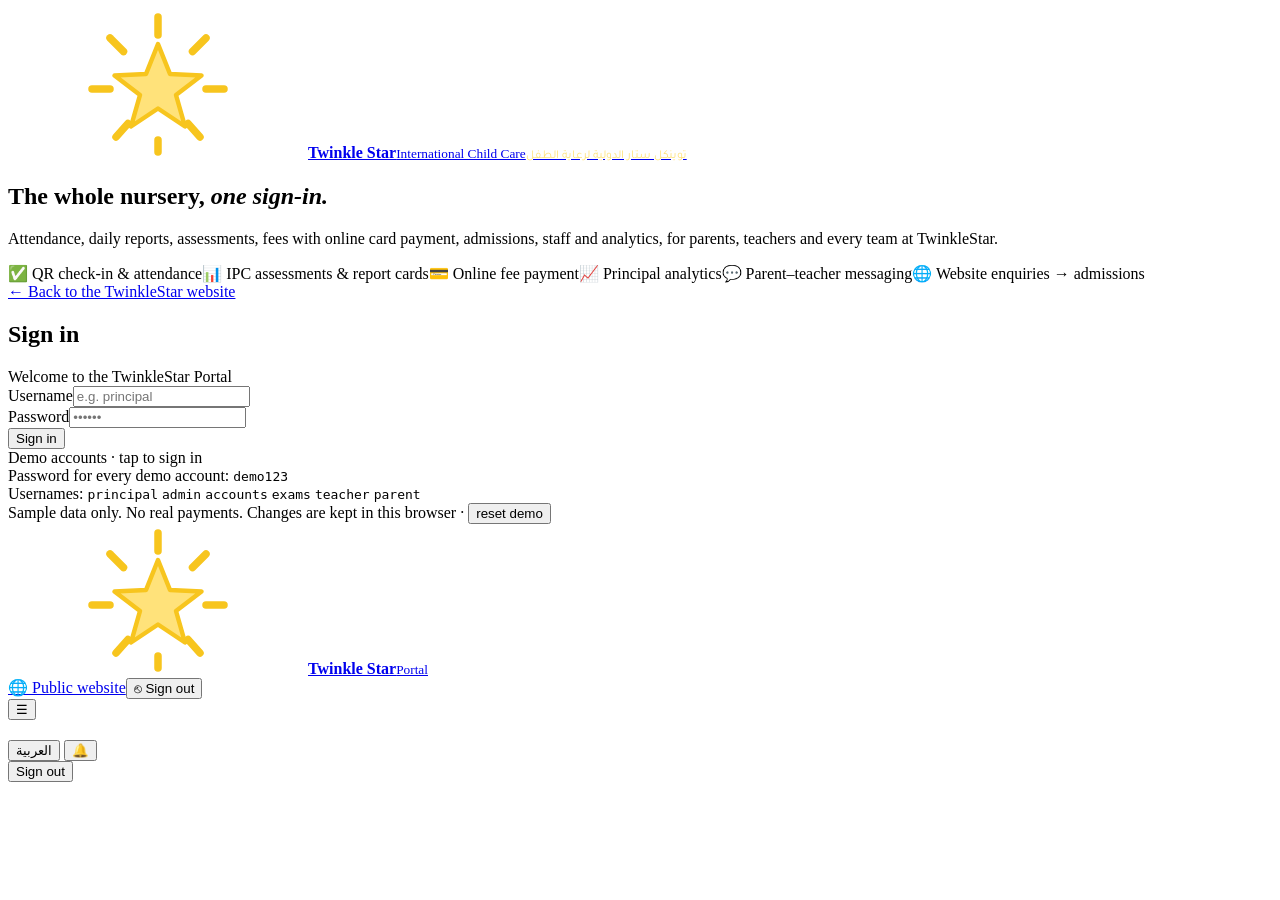
<file: src/portal.html>
<!doctype html>
<html lang="en">
<head>
<meta charset="utf-8">
<meta name="viewport" content="width=device-width, initial-scale=1, viewport-fit=cover">
<meta name="theme-color" content="#14213d">
<meta name="apple-mobile-web-app-capable" content="yes">
<title>TwinkleStar Portal</title>
<link href="https://fonts.googleapis.com/css2?family=Baloo+2:wght@600;800&family=Tajawal:wght@400;500;700&family=Inter:wght@400;500;600;700;800&display=swap" rel="stylesheet">
<style>
/*CSS*/
</style>
</head>
<body>
<svg width="0" height="0" style="position:absolute" aria-hidden="true">
  <symbol id="star" viewBox="0 0 100 100">
    <g stroke="#f7c51e" stroke-width="5" stroke-linecap="round"><line x1="50" y1="6" x2="50" y2="18"/><line x1="18" y1="20" x2="27" y2="29"/><line x1="82" y1="20" x2="73" y2="29"/><line x1="6" y1="54" x2="18" y2="54"/><line x1="94" y1="54" x2="82" y2="54"/><line x1="22" y1="86" x2="30" y2="77"/><line x1="78" y1="86" x2="70" y2="77"/><line x1="50" y1="96" x2="50" y2="88"/></g>
    <path d="M50 24 L58 44 L79 45 L62 58 L68 79 L50 67 L32 79 L38 58 L21 45 L42 44 Z" fill="#ffe27a" stroke="#f7c51e" stroke-width="3" stroke-linejoin="round"/>
  </symbol>
</svg>

<section id="login">
  <div class="lh">
    <div class="stars" id="stars"></div>
    <a class="brand" href="index.html"><svg><use href="#star"/></svg><span><b>Twinkle Star</b><small>International Child Care</small><small style="font-family:Tajawal;color:#ffe27a;font-size:12px">توينكل ستار الدولية لرعاية الطفل</small></span></a>
    <h1>The whole nursery, <em>one sign-in.</em></h1>
    <p>Attendance, daily reports, assessments, fees with online card payment, admissions, staff and analytics, for parents, teachers and every team at TwinkleStar.</p>
    <div class="feat"><span>✅ QR check-in & attendance</span><span>📊 IPC assessments & report cards</span><span>💳 Online fee payment</span><span>📈 Principal analytics</span><span>💬 Parent–teacher messaging</span><span>🌐 Website enquiries → admissions</span></div>
    <a class="back" href="index.html">← Back to the TwinkleStar website</a>
  </div>
  <div class="lf"><div class="lbx">
    <h2>Sign in</h2><div class="sub">Welcome to the TwinkleStar Portal</div>
    <form id="lf" autocomplete="off" onsubmit="event.preventDefault();login($('#lu').value.trim().toLowerCase(),$('#lp').value)">
      <div class="f"><label>Username</label><input id="lu" placeholder="e.g. principal"></div>
      <div class="f"><label>Password</label><input id="lp" type="password" placeholder="••••••"></div>
      <div class="err" id="lerr"></div>
      <button class="btn navy full" type="submit">Sign in</button>
    </form>
    <div class="or">Demo accounts · tap to sign in</div>
    <div class="demos" id="demos"></div>
    <div class="creds">Password for every demo account: <code>demo123</code><br>Usernames: <code>principal</code> <code>admin</code> <code>accounts</code> <code>exams</code> <code>teacher</code> <code>parent</code><br>Sample data only. No real payments. Changes are kept in this browser · <button class="linkbtn" onclick="resetDemo()">reset demo</button></div>
  </div></div>
</section>

<section id="app" class="hidden">
  <aside class="side">
    <a class="brand" href="index.html"><svg><use href="#star"/></svg><span><b>Twinkle Star</b><small>Portal</small></span></a>
    <div class="rolebox"><span class="av" id="rbAv"></span><span><b id="rbName"></b><small id="rbRole"></small></span></div>
    <nav id="snav"></nav>
    <div class="foot"><a href="index.html" target="_blank">🌐 Public website</a><button onclick="logout()">⎋ Sign out</button></div>
  </aside>
  <div class="scrim" onclick="closeSide()"></div>
  <div style="min-width:0">
    <header class="topbar">
      <button class="ibtn mb" onclick="openSide()" aria-label="Menu">☰</button>
      <div><h1 id="ptitle"></h1><div class="crumb" id="crumb"></div></div>
      <span class="sp"></span>
      <button class="ibtn hidden" id="langBtn" onclick="toggleLang()">العربية</button>
      <span style="position:relative"><button class="ibtn" id="bell" onclick="toggleNotif(event)" aria-label="Notifications">🔔<span class="dot"></span></button><div class="notif hidden" id="notifBox" onclick="event.stopPropagation()"></div></span>
      <span class="chip"><span class="av sm" id="tAv"></span><span class="nm" id="tName"></span></span>
      <button class="ibtn hide-m" onclick="logout()">Sign out</button>
    </header>
    <main id="main"></main>
  </div>
  <nav class="bnav" id="bnav"></nav>
</section>
<div id="modal"></div>

<script>
/*JS*/
renderLogin();
(function(){const h=(location.hash||"").slice(1);if(USERS[h])login(h,"demo123")})();
</script>
</body>
</html>
</file>
